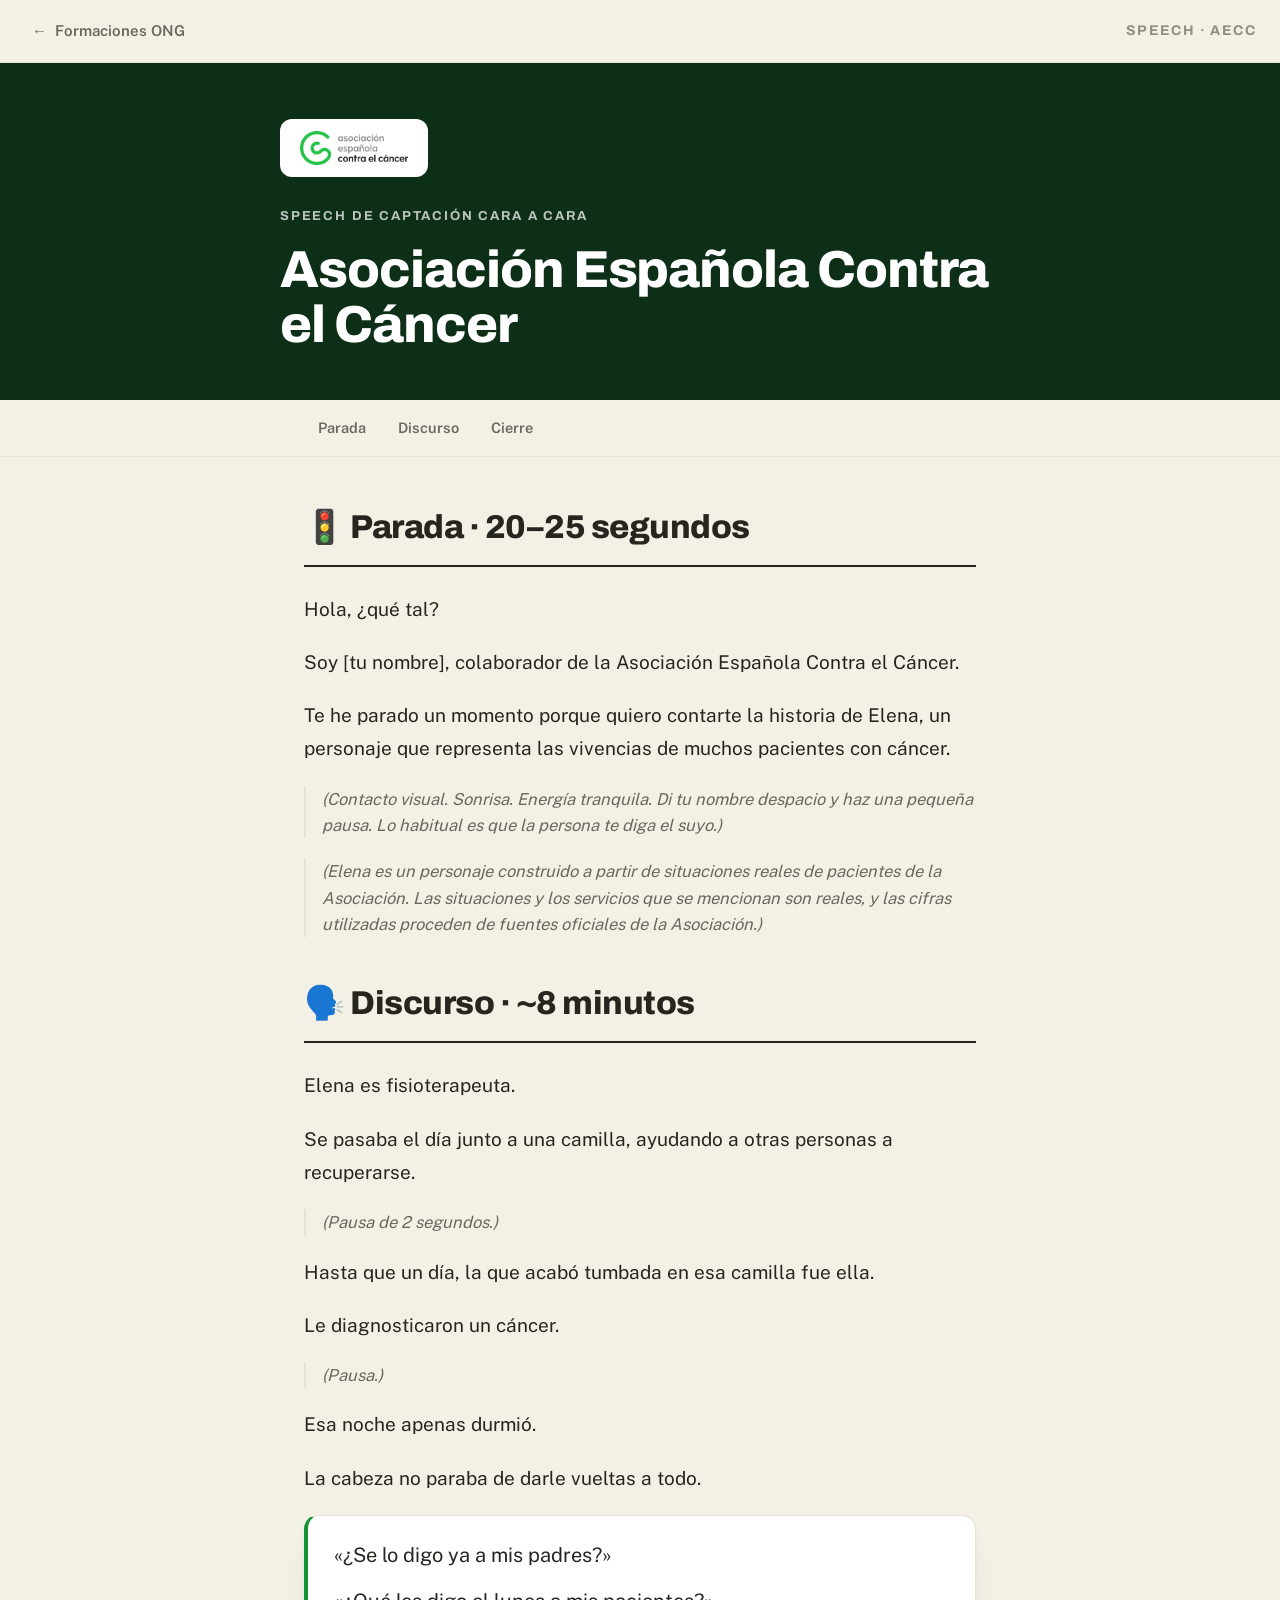
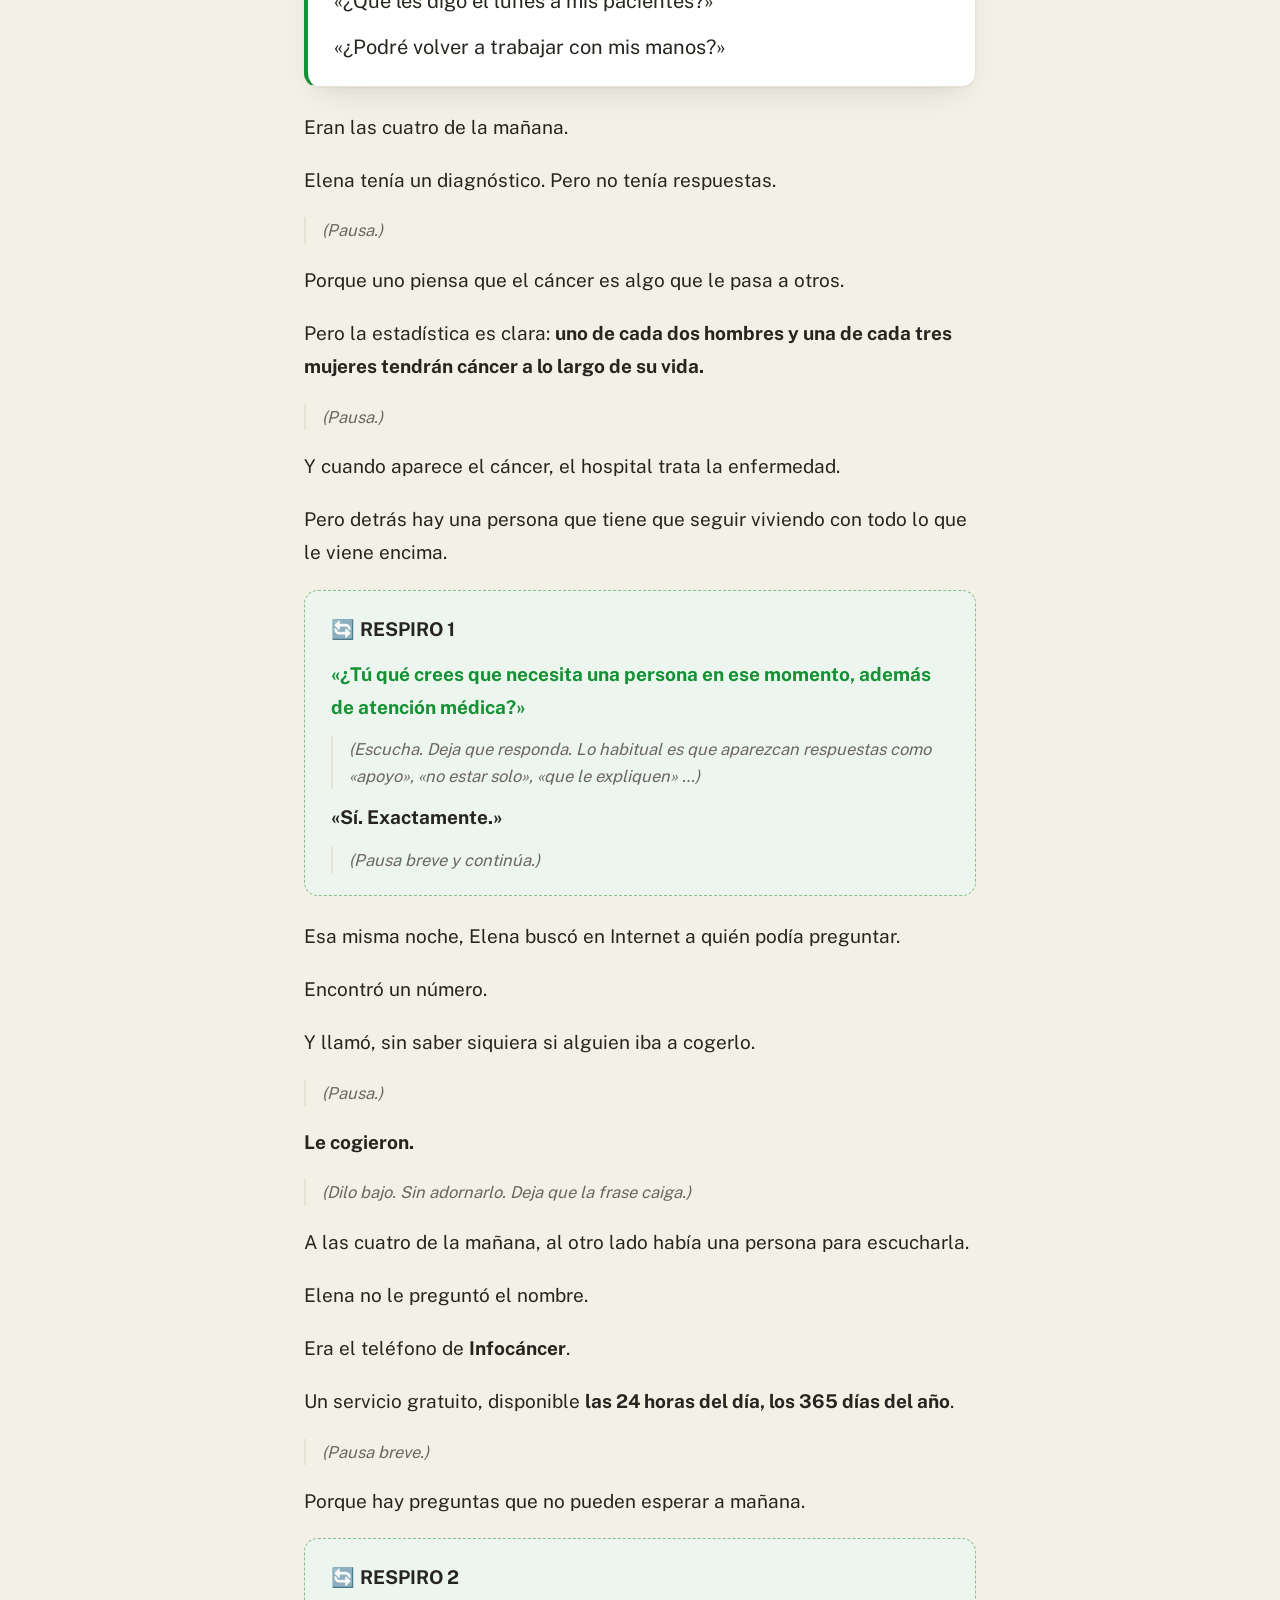
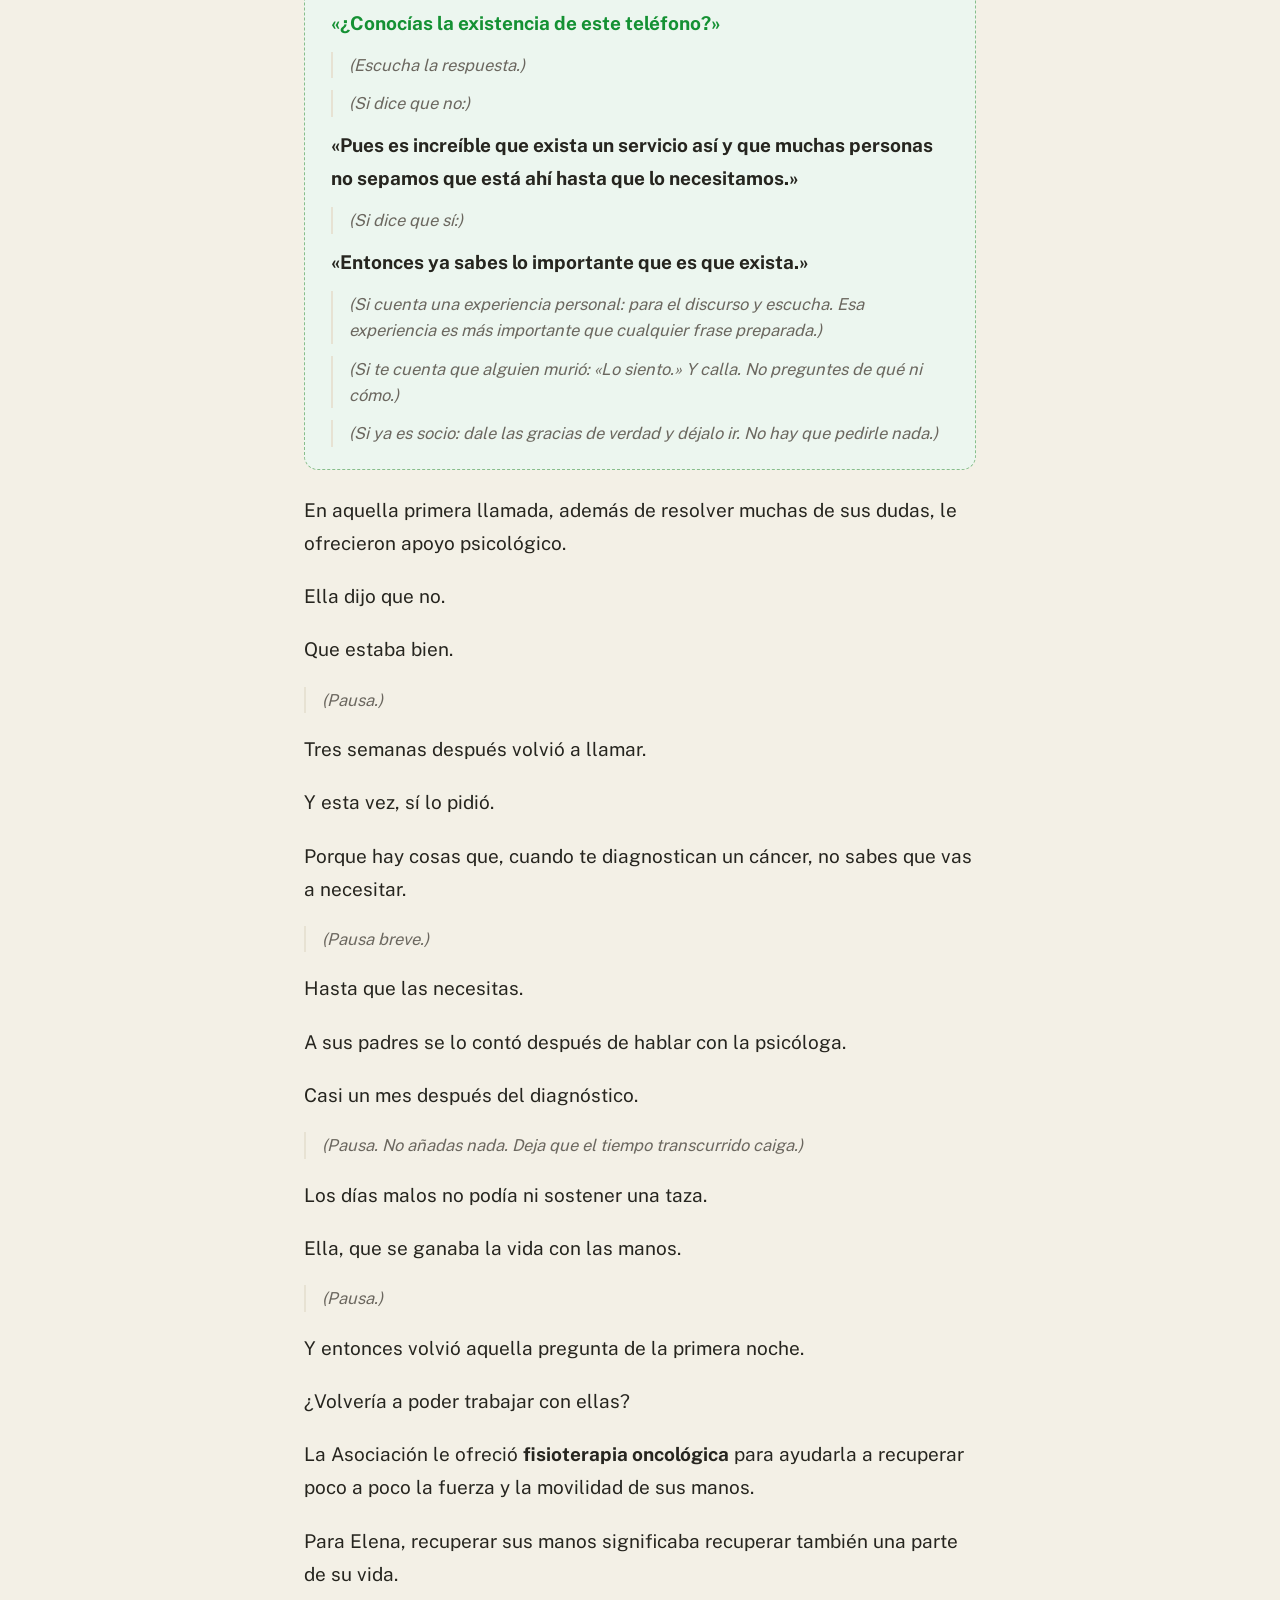
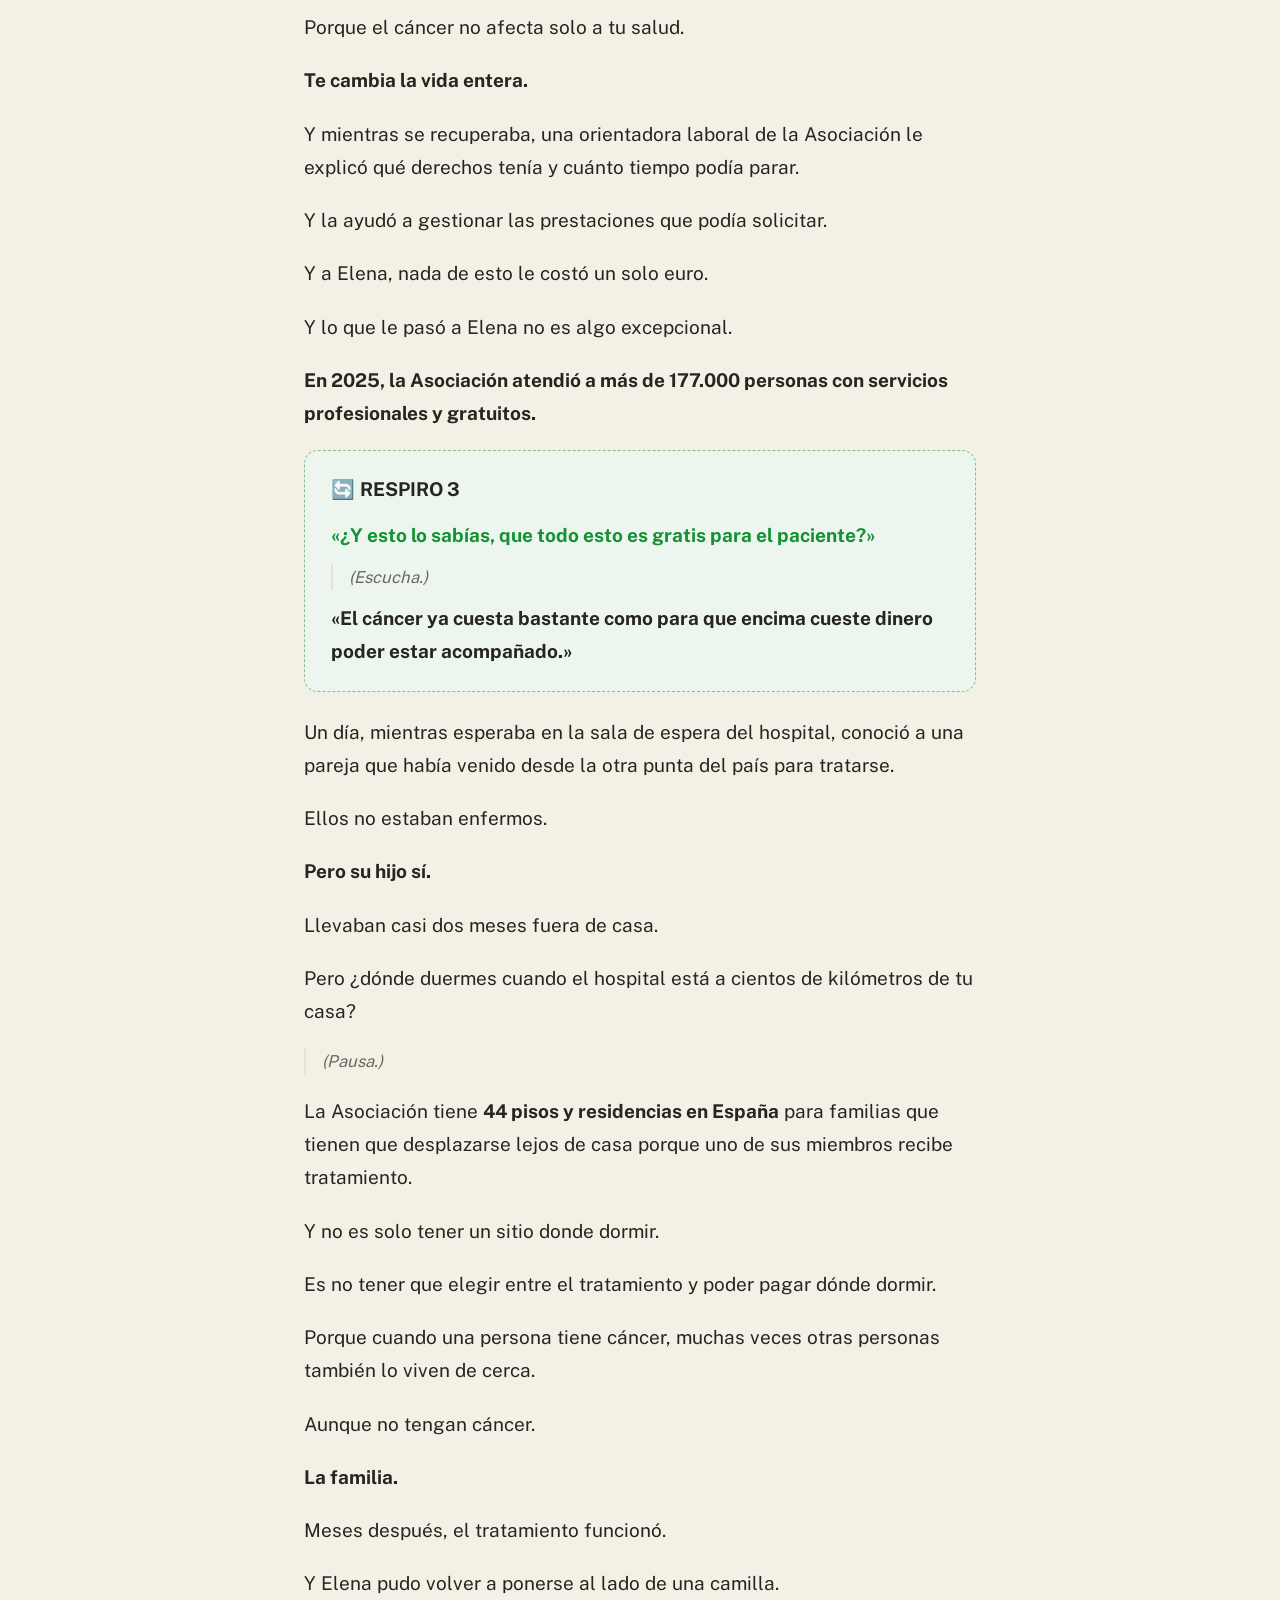
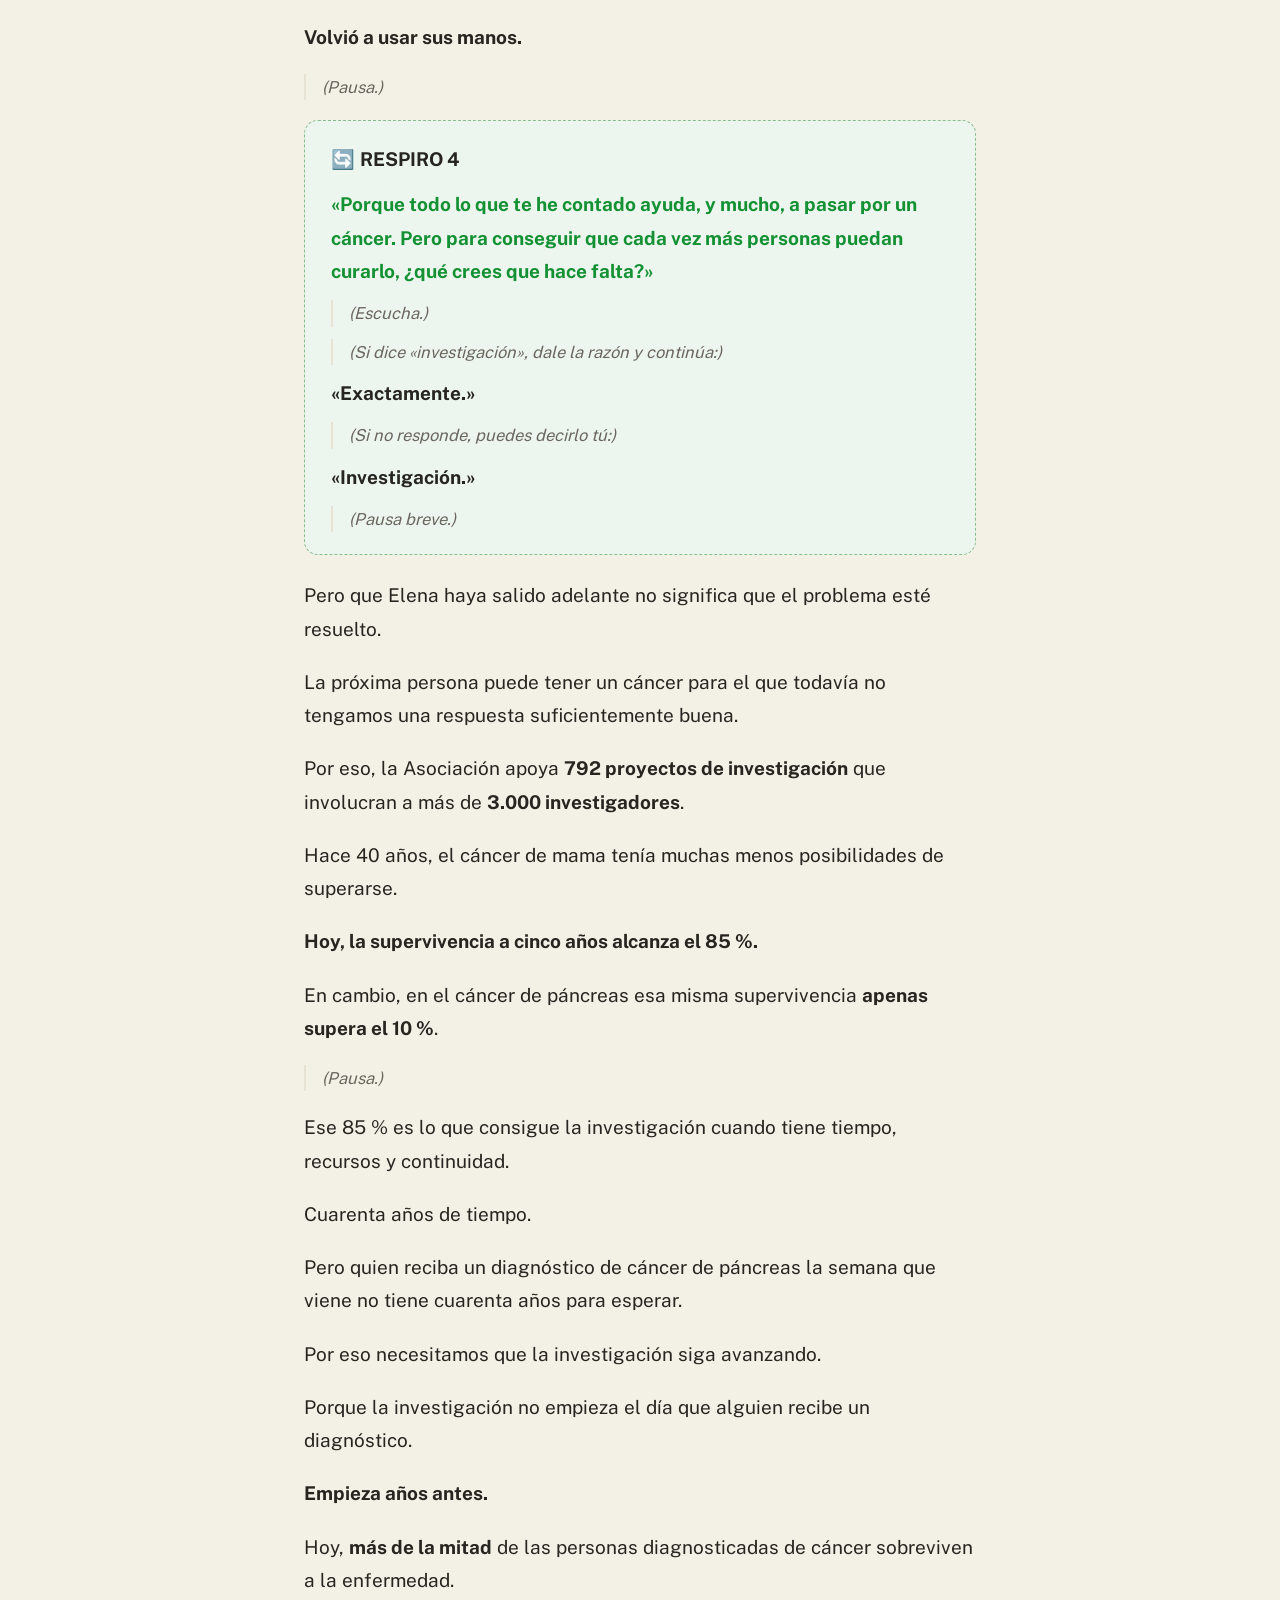
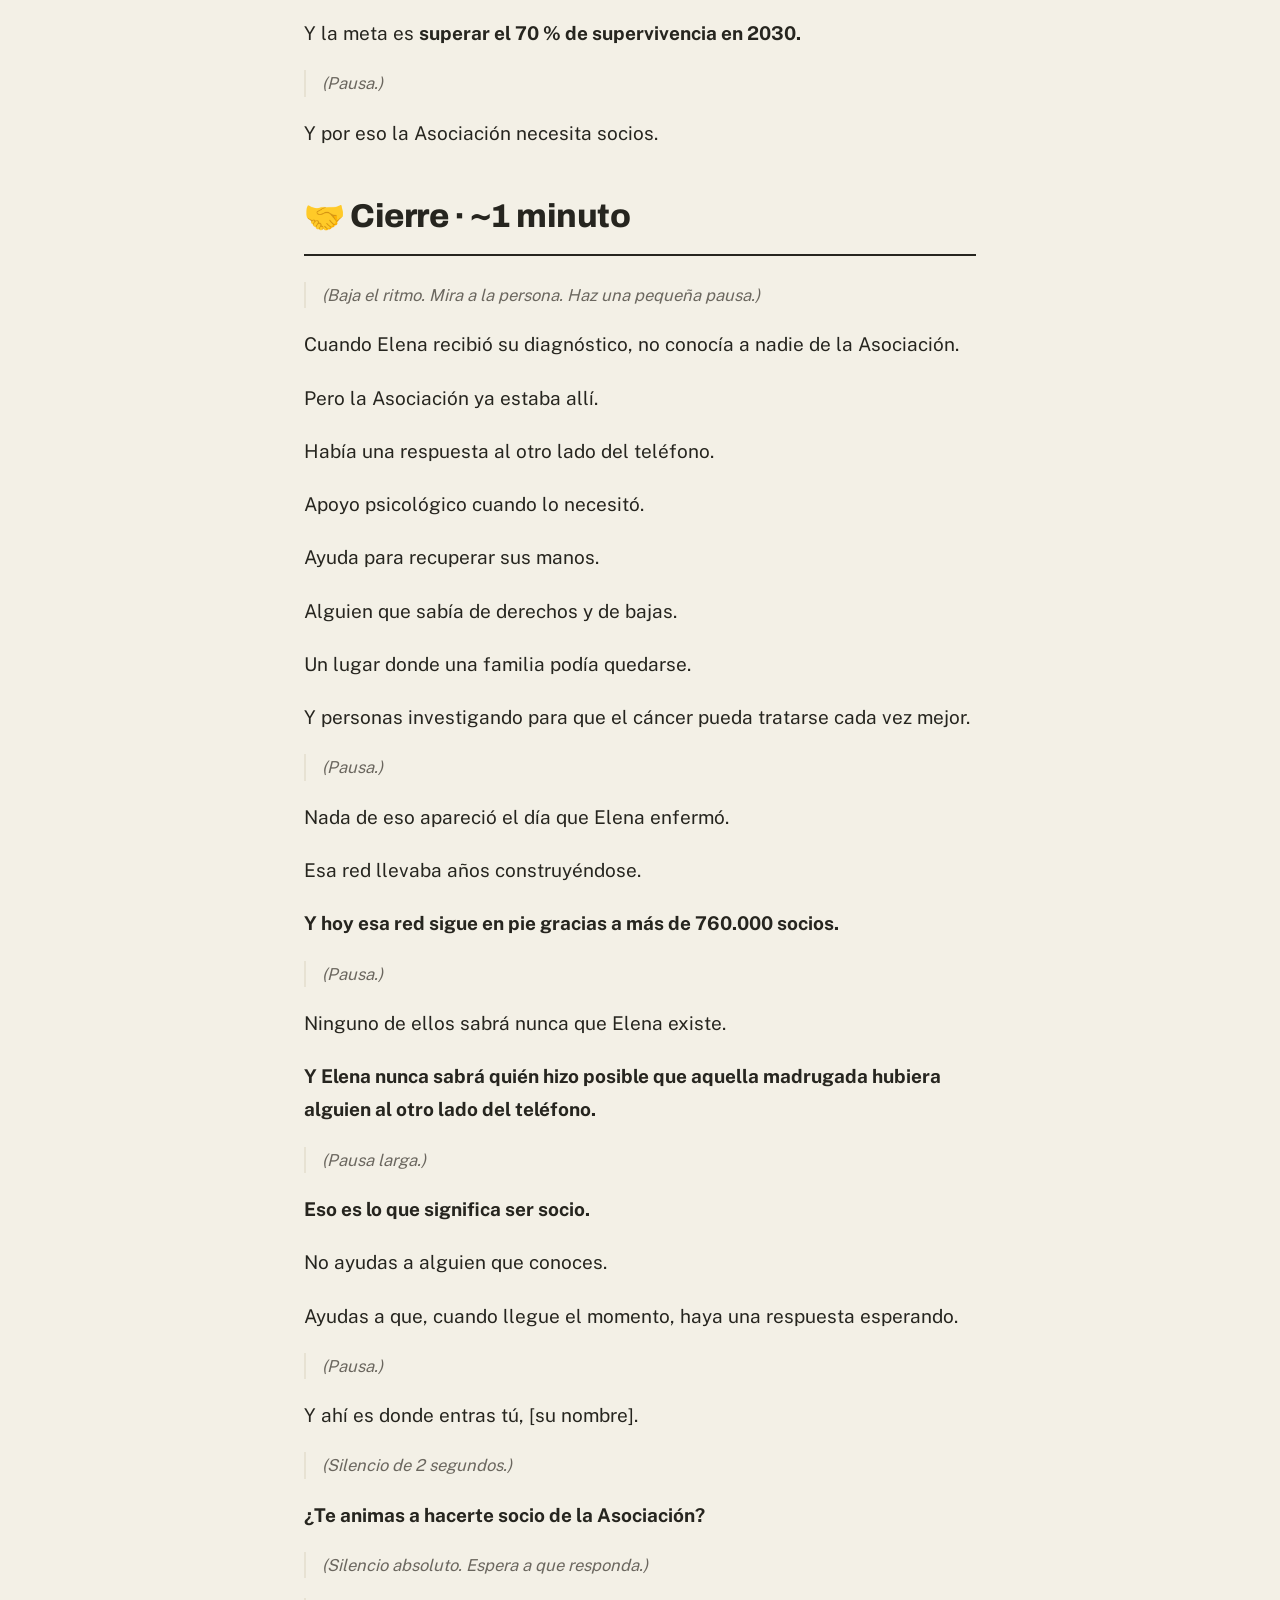
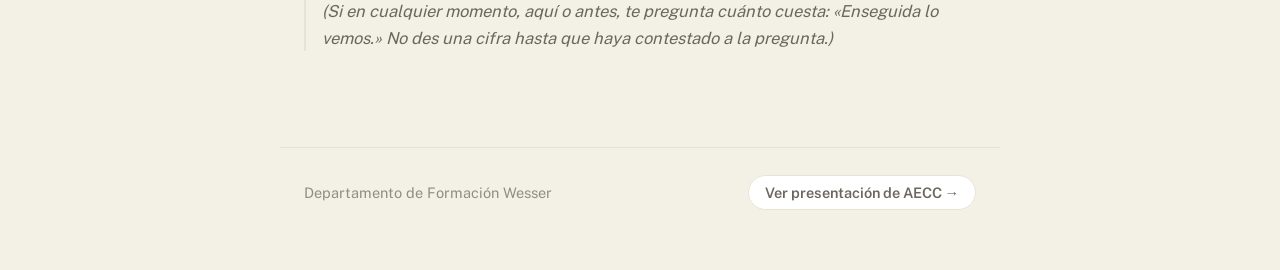
<file: speechs/speech_aecc.html>
<!DOCTYPE html>
<html lang="es">
<head>
<meta charset="utf-8">
<meta name="viewport" content="width=device-width, initial-scale=1">
<title>Speech AECC</title>
<meta name="robots" content="noindex, nofollow">
<link rel="icon" type="image/svg+xml" href="../assets/favicon.svg">
<link rel="stylesheet" href="../assets/speech.css">
</head>
<body style="--accent:#149133;--band:#0d2f18;">

<div class="topbar">
  <a class="volver" href="../index.html"><span aria-hidden="true">←</span> Formaciones ONG</a>
  <span class="marca">Speech · AECC</span>
</div>

<header class="hero">
  <div class="interior">
    <div class="logo"><img src="../assets/logos/aecc.png" alt="Asociación Española Contra el Cáncer"></div>
    <div class="kicker">Speech de captación cara a cara</div>
    <h1>Asociación Española Contra el Cáncer</h1>
    
  </div>
</header>

<nav class="secciones" aria-label="Secciones del speech">
  <ol><li><a href="#parada-20-25-segundos">Parada</a></li><li><a href="#discurso-8-minutos">Discurso</a></li><li><a href="#cierre-1-minuto">Cierre</a></li></ol>
</nav>

<main>
<section id="parada-20-25-segundos">
<h2>🚦 Parada · 20–25 segundos</h2>
<p>Hola, ¿qué tal?</p>
<p>Soy [tu nombre], colaborador de la Asociación Española Contra el Cáncer.</p>
<p>Te he parado un momento porque quiero contarte la historia de Elena, un personaje que representa las vivencias de muchos pacientes con cáncer.</p>
<p class="acotacion"><em>(Contacto visual. Sonrisa. Energía tranquila. Di tu nombre despacio y haz una pequeña pausa. Lo habitual es que la persona te diga el suyo.)</em></p>
<p class="acotacion"><em>(Elena es un personaje construido a partir de situaciones reales de pacientes de la Asociación. Las situaciones y los servicios que se mencionan son reales, y las cifras utilizadas proceden de fuentes oficiales de la Asociación.)</em></p>
</section>

<section id="discurso-8-minutos">
<h2>🗣️ Discurso · ~8 minutos</h2>
<p>Elena es fisioterapeuta.</p>
<p>Se pasaba el día junto a una camilla, ayudando a otras personas a recuperarse.</p>
<p class="acotacion"><em>(Pausa de 2 segundos.)</em></p>
<p>Hasta que un día, la que acabó tumbada en esa camilla fue ella.</p>
<p>Le diagnosticaron un cáncer.</p>
<p class="acotacion"><em>(Pausa.)</em></p>
<p>Esa noche apenas durmió.</p>
<p>La cabeza no paraba de darle vueltas a todo.</p>
<blockquote class="dicho"><p>«¿Se lo digo ya a mis padres?»</p>
<p>«¿Qué les digo el lunes a mis pacientes?»</p>
<p>«¿Podré volver a trabajar con mis manos?»</p></blockquote>
<p>Eran las cuatro de la mañana.</p>
<p>Elena tenía un diagnóstico. Pero no tenía respuestas.</p>
<p class="acotacion"><em>(Pausa.)</em></p>
<p>Porque uno piensa que el cáncer es algo que le pasa a otros.</p>
<p>Pero la estadística es clara: <strong>uno de cada dos hombres y una de cada tres mujeres tendrán cáncer a lo largo de su vida.</strong></p>
<p class="acotacion"><em>(Pausa.)</em></p>
<p>Y cuando aparece el cáncer, el hospital trata la enfermedad.</p>
<p>Pero detrás hay una persona que tiene que seguir viviendo con todo lo que le viene encima.</p>
<blockquote class="respiro"><p>🔄 <strong>RESPIRO 1</strong></p>
<p><strong>«¿Tú qué crees que necesita una persona en ese momento, además de atención médica?»</strong></p>
<p class="acotacion"><em>(Escucha. Deja que responda. Lo habitual es que aparezcan respuestas como «apoyo», «no estar solo», «que le expliquen» …)</em></p>
<p><strong>«Sí. Exactamente.»</strong></p>
<p class="acotacion"><em>(Pausa breve y continúa.)</em></p></blockquote>
<p>Esa misma noche, Elena buscó en Internet a quién podía preguntar.</p>
<p>Encontró un número.</p>
<p>Y llamó, sin saber siquiera si alguien iba a cogerlo.</p>
<p class="acotacion"><em>(Pausa.)</em></p>
<p><strong>Le cogieron.</strong></p>
<p class="acotacion"><em>(Dilo bajo. Sin adornarlo. Deja que la frase caiga.)</em></p>
<p>A las cuatro de la mañana, al otro lado había una persona para escucharla.</p>
<p>Elena no le preguntó el nombre.</p>
<p>Era el teléfono de <strong>Infocáncer</strong>.</p>
<p>Un servicio gratuito, disponible <strong>las 24 horas del día, los 365 días del año</strong>.</p>
<p class="acotacion"><em>(Pausa breve.)</em></p>
<p>Porque hay preguntas que no pueden esperar a mañana.</p>
<blockquote class="respiro"><p>🔄 <strong>RESPIRO 2</strong></p>
<p><strong>«¿Conocías la existencia de este teléfono?»</strong></p>
<p class="acotacion"><em>(Escucha la respuesta.)</em></p>
<p class="acotacion"><em>(Si dice que no:)</em></p>
<p><strong>«Pues es increíble que exista un servicio así y que muchas personas no sepamos que está ahí hasta que lo necesitamos.»</strong></p>
<p class="acotacion"><em>(Si dice que sí:)</em></p>
<p><strong>«Entonces ya sabes lo importante que es que exista.»</strong></p>
<p class="acotacion"><em>(Si cuenta una experiencia personal: para el discurso y escucha. Esa experiencia es más importante que cualquier frase preparada.)</em></p>
<p class="acotacion"><em>(Si te cuenta que alguien murió: «Lo siento.» Y calla. No preguntes de qué ni cómo.)</em></p>
<p class="acotacion"><em>(Si ya es socio: dale las gracias de verdad y déjalo ir. No hay que pedirle nada.)</em></p></blockquote>
<p>En aquella primera llamada, además de resolver muchas de sus dudas, le ofrecieron apoyo psicológico.</p>
<p>Ella dijo que no.</p>
<p>Que estaba bien.</p>
<p class="acotacion"><em>(Pausa.)</em></p>
<p>Tres semanas después volvió a llamar.</p>
<p>Y esta vez, sí lo pidió.</p>
<p>Porque hay cosas que, cuando te diagnostican un cáncer, no sabes que vas a necesitar.</p>
<p class="acotacion"><em>(Pausa breve.)</em></p>
<p>Hasta que las necesitas.</p>
<p>A sus padres se lo contó después de hablar con la psicóloga.</p>
<p>Casi un mes después del diagnóstico.</p>
<p class="acotacion"><em>(Pausa. No añadas nada. Deja que el tiempo transcurrido caiga.)</em></p>
<p>Los días malos no podía ni sostener una taza.</p>
<p>Ella, que se ganaba la vida con las manos.</p>
<p class="acotacion"><em>(Pausa.)</em></p>
<p>Y entonces volvió aquella pregunta de la primera noche.</p>
<p>¿Volvería a poder trabajar con ellas?</p>
<p>La Asociación le ofreció <strong>fisioterapia oncológica</strong> para ayudarla a recuperar poco a poco la fuerza y la movilidad de sus manos.</p>
<p>Para Elena, recuperar sus manos significaba recuperar también una parte de su vida.</p>
<p>Porque el cáncer no afecta solo a tu salud.</p>
<p><strong>Te cambia la vida entera.</strong></p>
<p>Y mientras se recuperaba, una orientadora laboral de la Asociación le explicó qué derechos tenía y cuánto tiempo podía parar.</p>
<p>Y la ayudó a gestionar las prestaciones que podía solicitar.</p>
<p>Y a Elena, nada de esto le costó un solo euro.</p>
<p>Y lo que le pasó a Elena no es algo excepcional.</p>
<p><strong>En 2025, la Asociación atendió a más de 177.000 personas con servicios profesionales y gratuitos.</strong></p>
<blockquote class="respiro"><p>🔄 <strong>RESPIRO 3</strong></p>
<p><strong>«¿Y esto lo sabías, que todo esto es gratis para el paciente?»</strong></p>
<p class="acotacion"><em>(Escucha.)</em></p>
<p><strong>«El cáncer ya cuesta bastante como para que encima cueste dinero poder estar acompañado.»</strong></p></blockquote>
<p>Un día, mientras esperaba en la sala de espera del hospital, conoció a una pareja que había venido desde la otra punta del país para tratarse.</p>
<p>Ellos no estaban enfermos.</p>
<p><strong>Pero su hijo sí.</strong></p>
<p>Llevaban casi dos meses fuera de casa.</p>
<p>Pero ¿dónde duermes cuando el hospital está a cientos de kilómetros de tu casa?</p>
<p class="acotacion"><em>(Pausa.)</em></p>
<p>La Asociación tiene <strong>44 pisos y residencias en España</strong> para familias que tienen que desplazarse lejos de casa porque uno de sus miembros recibe tratamiento.</p>
<p>Y no es solo tener un sitio donde dormir.</p>
<p>Es no tener que elegir entre el tratamiento y poder pagar dónde dormir.</p>
<p>Porque cuando una persona tiene cáncer, muchas veces otras personas también lo viven de cerca.</p>
<p>Aunque no tengan cáncer.</p>
<p><strong>La familia.</strong></p>
<p>Meses después, el tratamiento funcionó.</p>
<p>Y Elena pudo volver a ponerse al lado de una camilla.</p>
<p><strong>Volvió a usar sus manos.</strong></p>
<p class="acotacion"><em>(Pausa.)</em></p>
<blockquote class="respiro"><p>🔄 <strong>RESPIRO 4</strong></p>
<p><strong>«Porque todo lo que te he contado ayuda, y mucho, a pasar por un cáncer. Pero para conseguir que cada vez más personas puedan curarlo, ¿qué crees que hace falta?»</strong></p>
<p class="acotacion"><em>(Escucha.)</em></p>
<p class="acotacion"><em>(Si dice «investigación», dale la razón y continúa:)</em></p>
<p><strong>«Exactamente.»</strong></p>
<p class="acotacion"><em>(Si no responde, puedes decirlo tú:)</em></p>
<p><strong>«Investigación.»</strong></p>
<p class="acotacion"><em>(Pausa breve.)</em></p></blockquote>
<p>Pero que Elena haya salido adelante no significa que el problema esté resuelto.</p>
<p>La próxima persona puede tener un cáncer para el que todavía no tengamos una respuesta suficientemente buena.</p>
<p>Por eso, la Asociación apoya <strong>792 proyectos de investigación</strong> que involucran a más de <strong>3.000 investigadores</strong>.</p>
<p>Hace 40 años, el cáncer de mama tenía muchas menos posibilidades de superarse.</p>
<p><strong>Hoy, la supervivencia a cinco años alcanza el 85 %.</strong></p>
<p>En cambio, en el cáncer de páncreas esa misma supervivencia <strong>apenas supera el 10 %</strong>.</p>
<p class="acotacion"><em>(Pausa.)</em></p>
<p>Ese 85 % es lo que consigue la investigación cuando tiene tiempo, recursos y continuidad.</p>
<p>Cuarenta años de tiempo.</p>
<p>Pero quien reciba un diagnóstico de cáncer de páncreas la semana que viene no tiene cuarenta años para esperar.</p>
<p>Por eso necesitamos que la investigación siga avanzando.</p>
<p>Porque la investigación no empieza el día que alguien recibe un diagnóstico.</p>
<p><strong>Empieza años antes.</strong></p>
<p>Hoy, <strong>más de la mitad</strong> de las personas diagnosticadas de cáncer sobreviven a la enfermedad.</p>
<p>Y la meta es <strong>superar el 70 % de supervivencia en 2030.</strong></p>
<p class="acotacion"><em>(Pausa.)</em></p>
<p>Y por eso la Asociación necesita socios.</p>
</section>

<section id="cierre-1-minuto">
<h2>🤝 Cierre · ~1 minuto</h2>
<p class="acotacion"><em>(Baja el ritmo. Mira a la persona. Haz una pequeña pausa.)</em></p>
<p>Cuando Elena recibió su diagnóstico, no conocía a nadie de la Asociación.</p>
<p>Pero la Asociación ya estaba allí.</p>
<p>Había una respuesta al otro lado del teléfono.</p>
<p>Apoyo psicológico cuando lo necesitó.</p>
<p>Ayuda para recuperar sus manos.</p>
<p>Alguien que sabía de derechos y de bajas.</p>
<p>Un lugar donde una familia podía quedarse.</p>
<p>Y personas investigando para que el cáncer pueda tratarse cada vez mejor.</p>
<p class="acotacion"><em>(Pausa.)</em></p>
<p>Nada de eso apareció el día que Elena enfermó.</p>
<p>Esa red llevaba años construyéndose.</p>
<p><strong>Y hoy esa red sigue en pie gracias a más de 760.000 socios.</strong></p>
<p class="acotacion"><em>(Pausa.)</em></p>
<p>Ninguno de ellos sabrá nunca que Elena existe.</p>
<p><strong>Y Elena nunca sabrá quién hizo posible que aquella madrugada hubiera alguien al otro lado del teléfono.</strong></p>
<p class="acotacion"><em>(Pausa larga.)</em></p>
<p><strong>Eso es lo que significa ser socio.</strong></p>
<p>No ayudas a alguien que conoces.</p>
<p>Ayudas a que, cuando llegue el momento, haya una respuesta esperando.</p>
<p class="acotacion"><em>(Pausa.)</em></p>
<p>Y ahí es donde entras tú, [su nombre].</p>
<p class="acotacion"><em>(Silencio de 2 segundos.)</em></p>
<p><strong>¿Te animas a hacerte socio de la Asociación?</strong></p>
<p class="acotacion"><em>(Silencio absoluto. Espera a que responda.)</em></p>
<p class="acotacion"><em>(Si en cualquier momento, aquí o antes, te pregunta cuánto cuesta: «Enseguida lo vemos.» No des una cifra hasta que haya contestado a la pregunta.)</em></p>
</section>
</main>

<footer class="pie">
  <span>Departamento de Formación Wesser</span>
  <span>
    <a href="../bundled/Formaci%C3%B3n%20AECC.html">Ver presentación de AECC →</a>
  </span>
</footer>

<script>
// Resalta en el navegador la seccion visible.
(function () {
  var enlaces = [].slice.call(document.querySelectorAll('.secciones a'));
  var secciones = enlaces.map(function (a) { return document.getElementById(a.hash.slice(1)); });
  if (!('IntersectionObserver' in window) || !secciones.length) return;

  var visibles = new Set();
  var obs = new IntersectionObserver(function (entradas) {
    entradas.forEach(function (e) {
      if (e.isIntersecting) visibles.add(e.target); else visibles.delete(e.target);
    });
    var activa = secciones.find(function (s) { return visibles.has(s); });
    enlaces.forEach(function (a, n) { a.classList.toggle('activa', secciones[n] === activa); });
  }, { rootMargin: '-135px 0px -65% 0px' });

  secciones.forEach(function (s) { if (s) obs.observe(s); });
})();
</script>

</body>
</html>
</file>
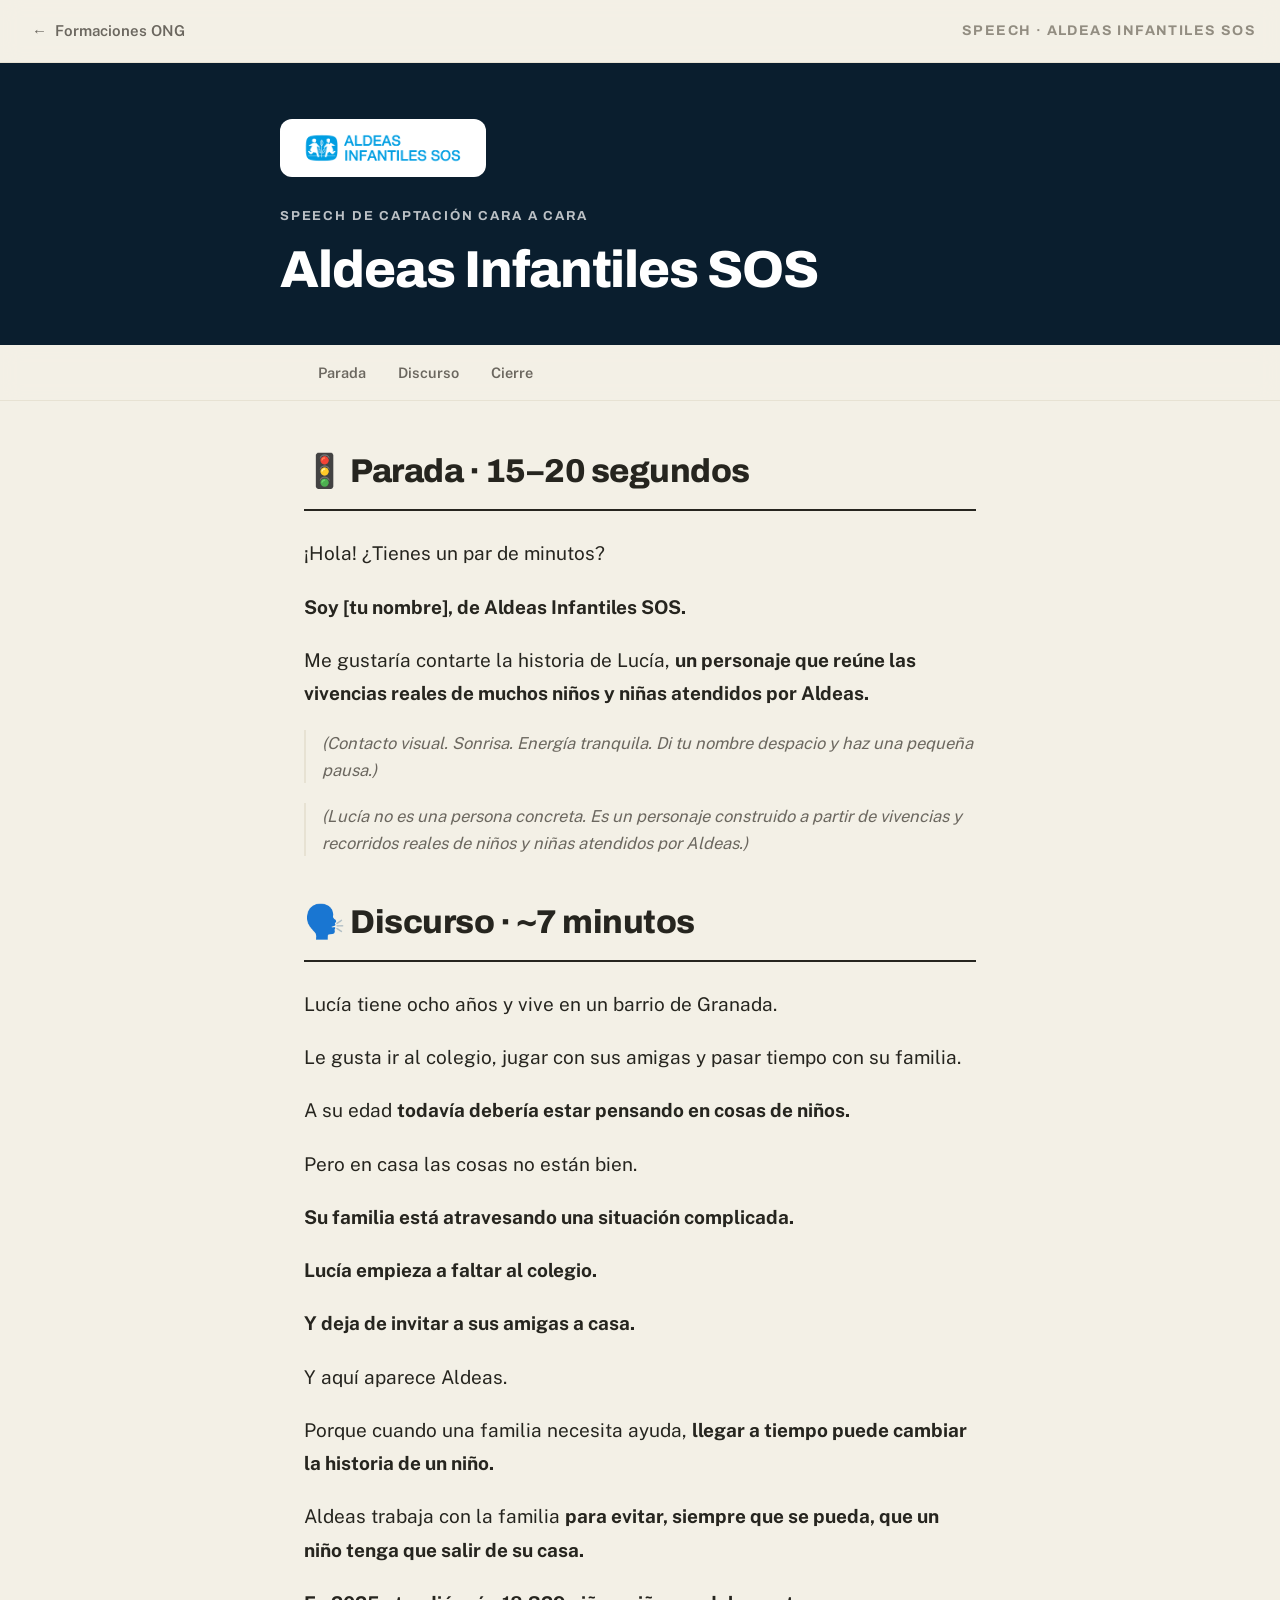
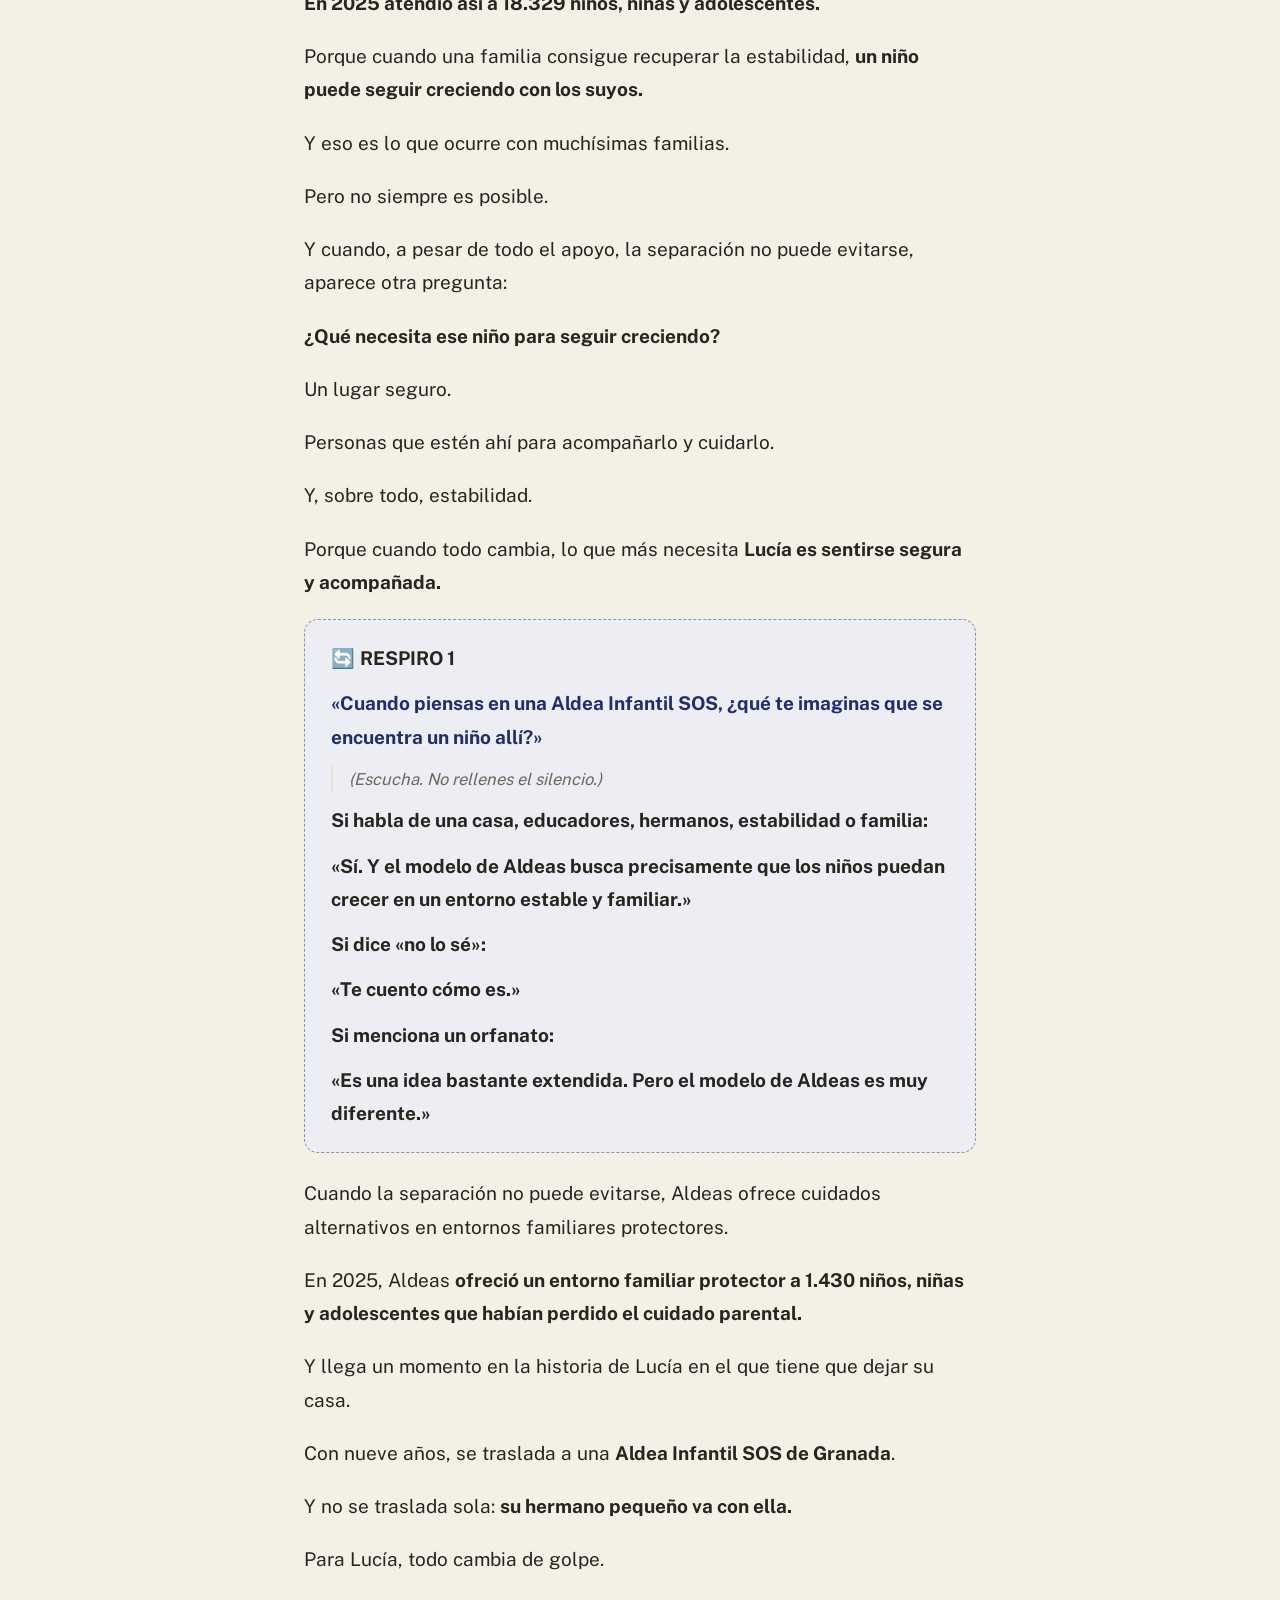
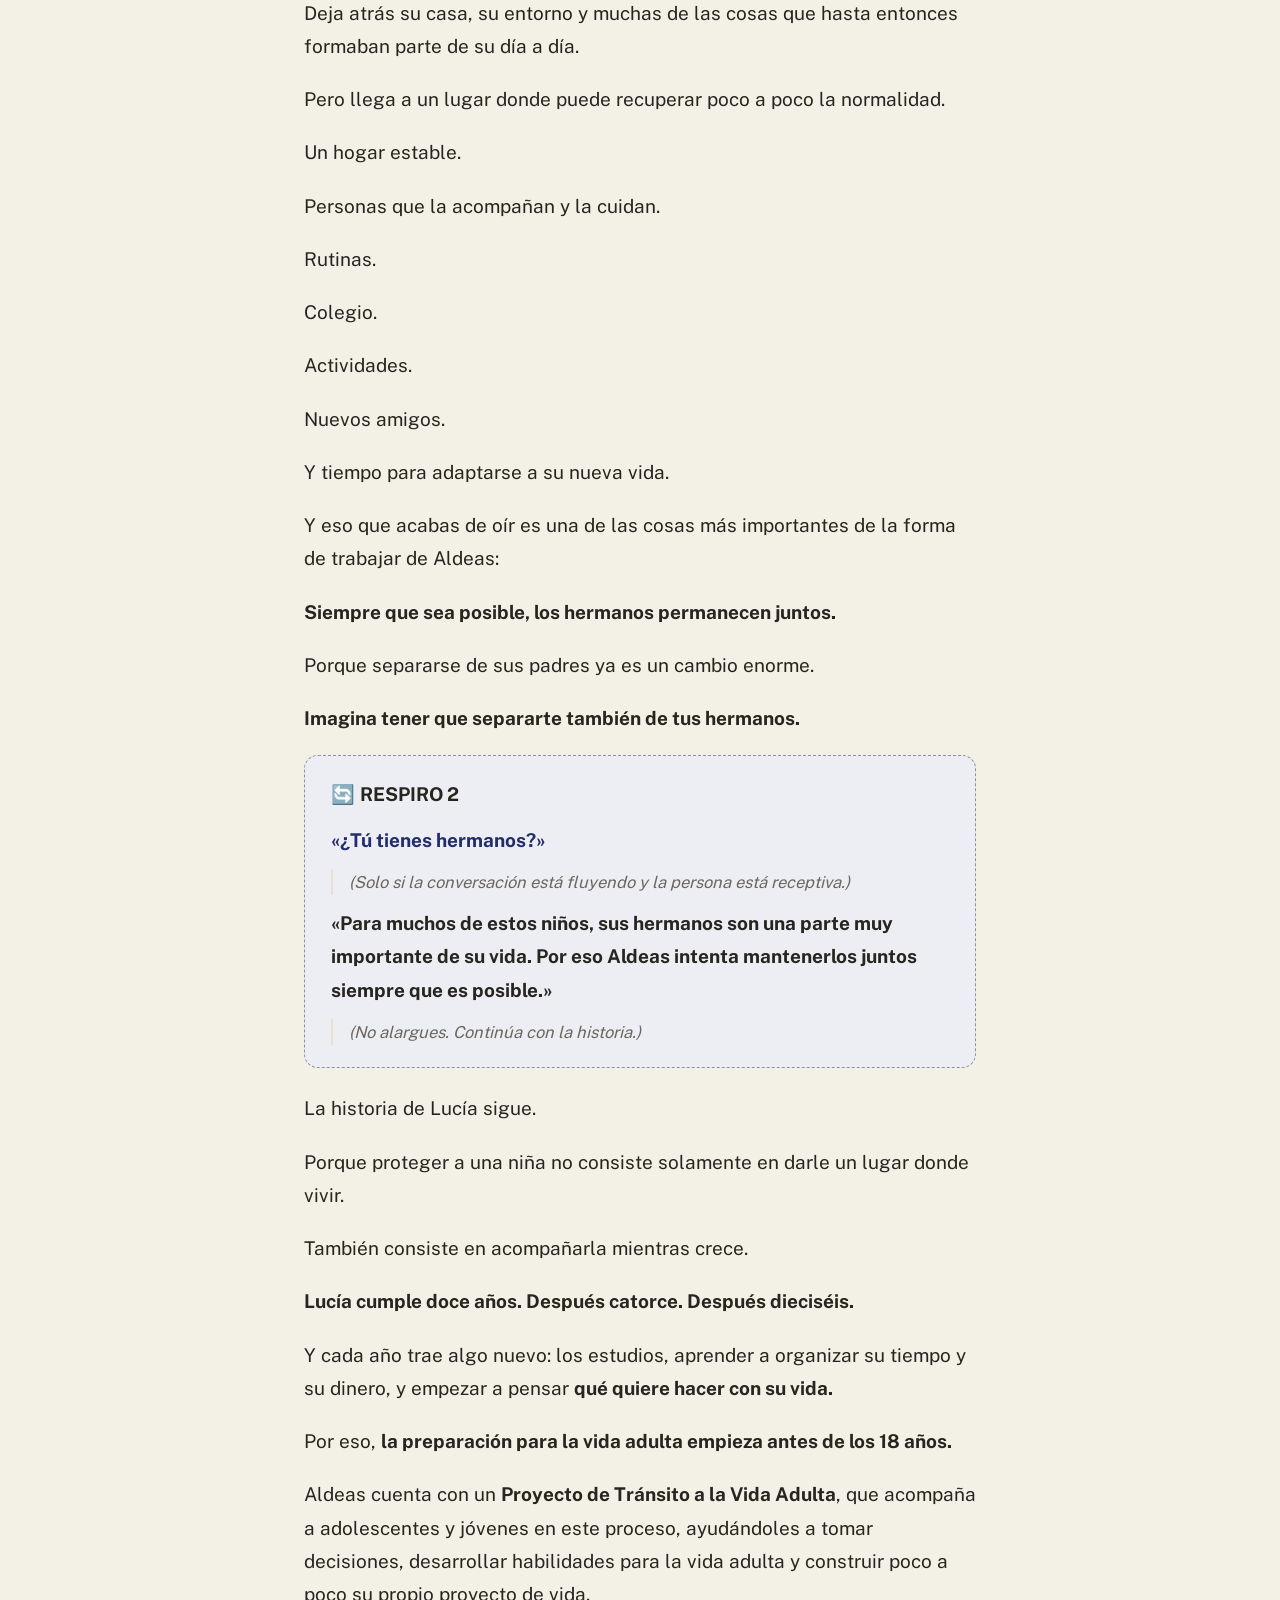
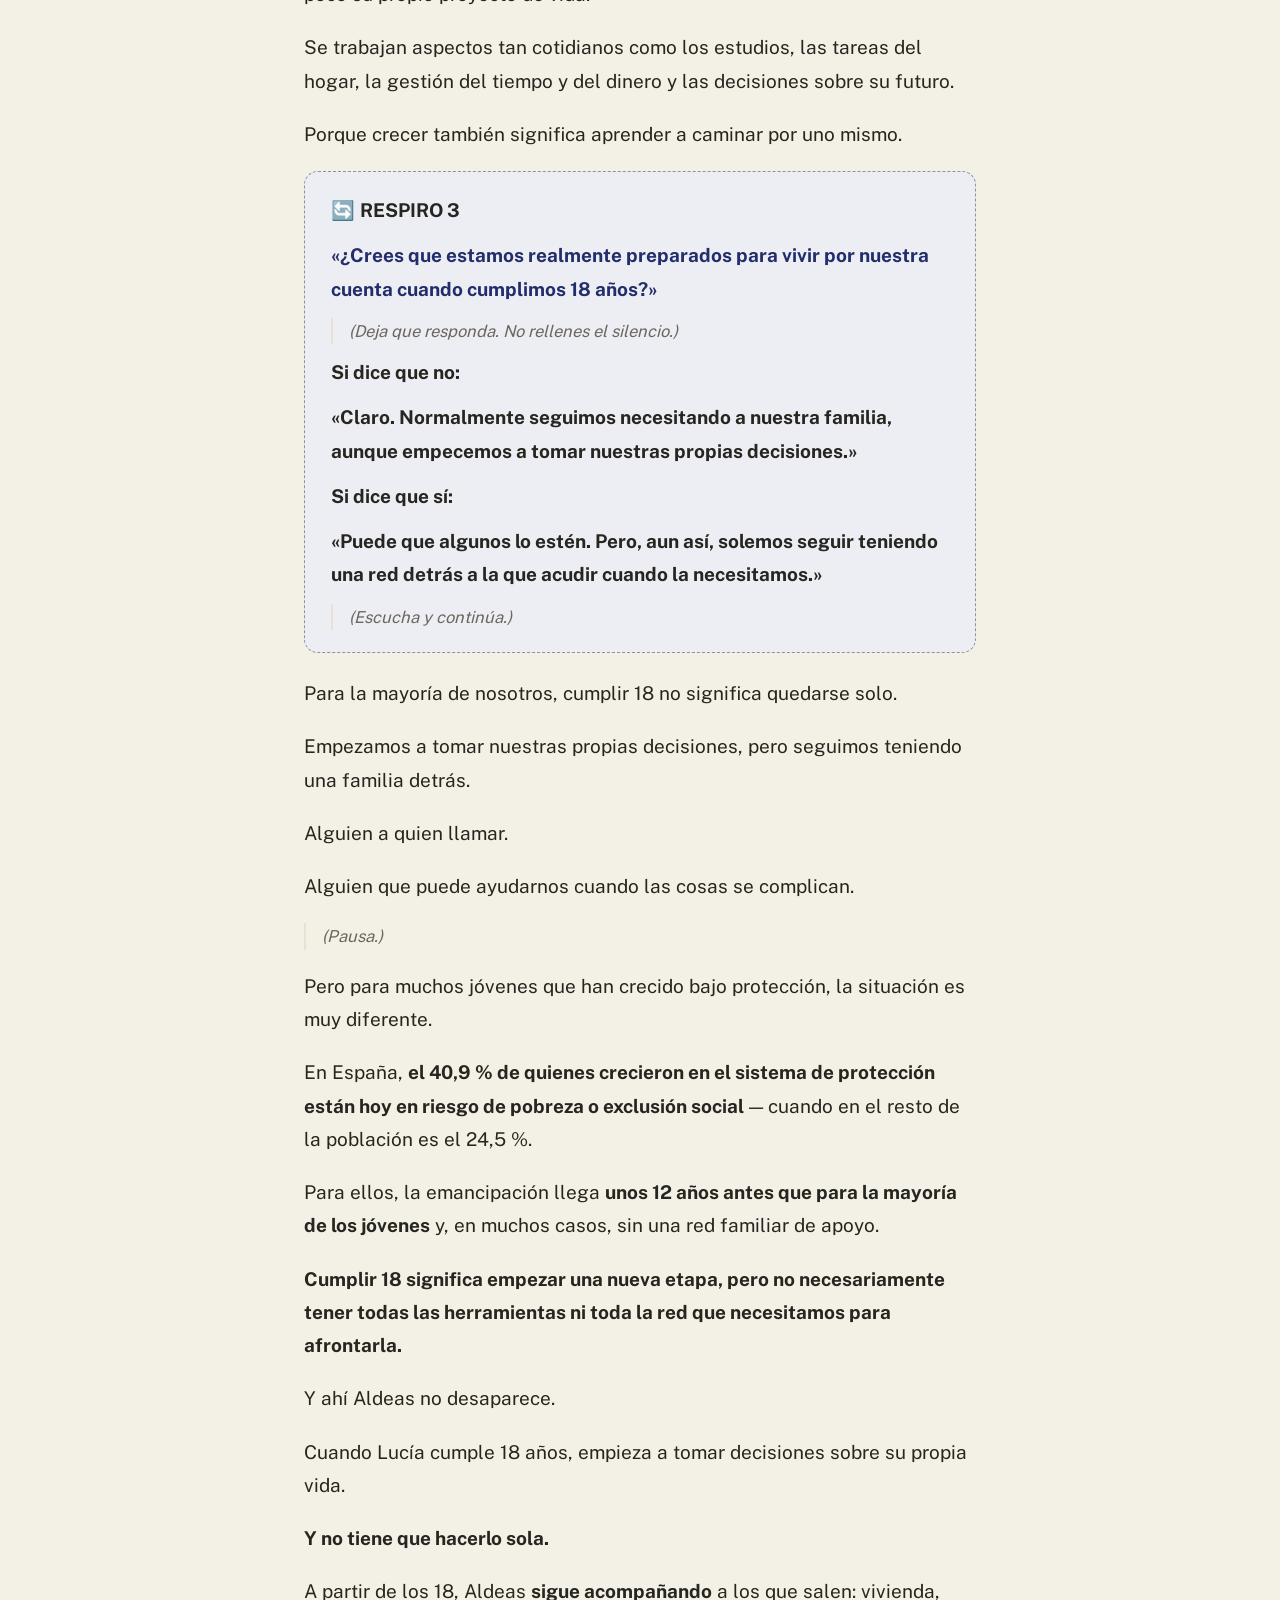
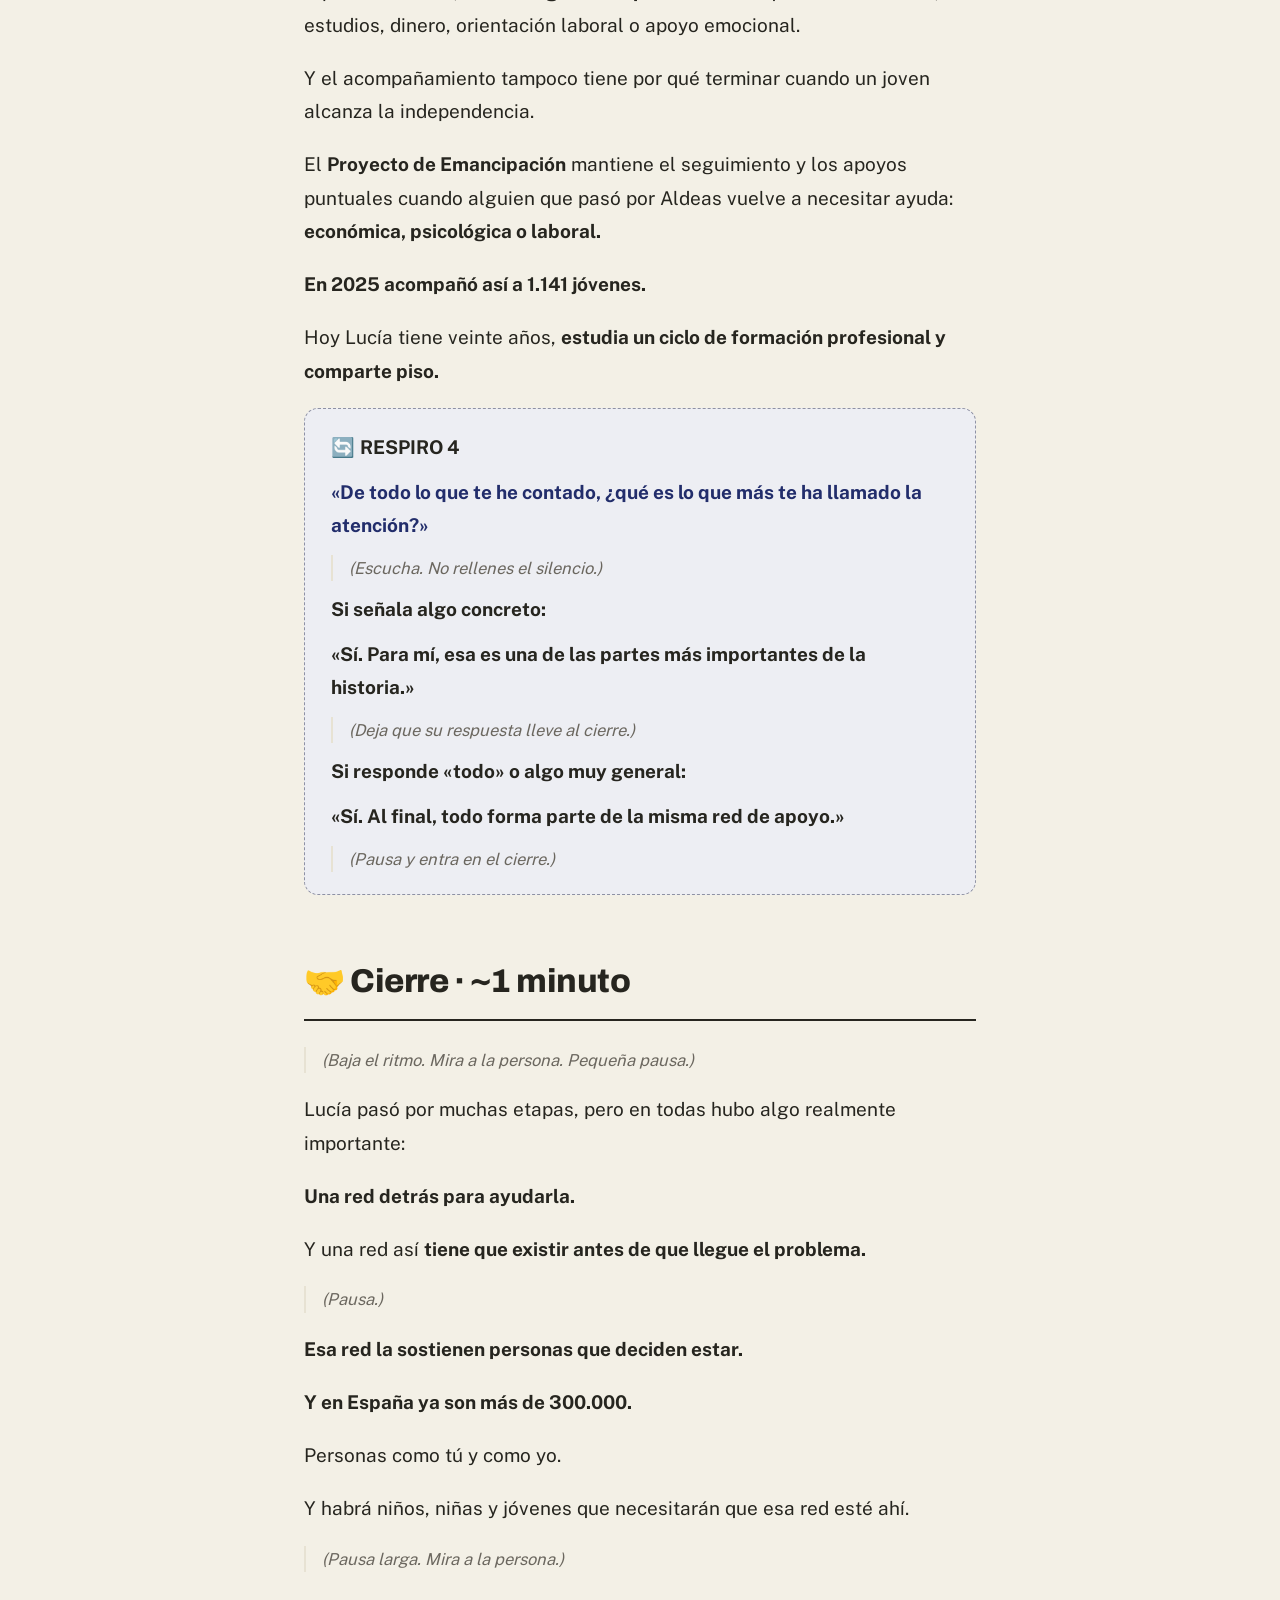
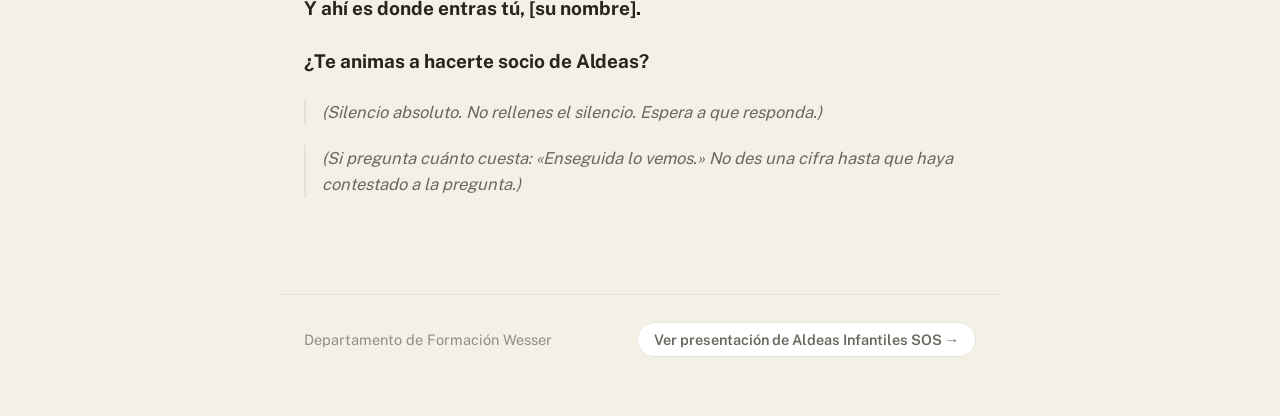
<file: speechs/speech_aldeas.html>
<!DOCTYPE html>
<html lang="es">
<head>
<meta charset="utf-8">
<meta name="viewport" content="width=device-width, initial-scale=1">
<title>Speech Aldeas Infantiles SOS</title>
<meta name="robots" content="noindex, nofollow">
<link rel="icon" type="image/svg+xml" href="../assets/favicon.svg">
<link rel="stylesheet" href="../assets/speech.css">
</head>
<body style="--accent:#222D6B;--band:#0a1e2e;">

<div class="topbar">
  <a class="volver" href="../index.html"><span aria-hidden="true">←</span> Formaciones ONG</a>
  <span class="marca">Speech · Aldeas Infantiles SOS</span>
</div>

<header class="hero">
  <div class="interior">
    <div class="logo"><img src="../assets/logos/aldeas.png" alt="Aldeas Infantiles SOS"></div>
    <div class="kicker">Speech de captación cara a cara</div>
    <h1>Aldeas Infantiles SOS</h1>
    
  </div>
</header>

<nav class="secciones" aria-label="Secciones del speech">
  <ol><li><a href="#parada-15-20-segundos">Parada</a></li><li><a href="#discurso-7-minutos">Discurso</a></li><li><a href="#cierre-1-minuto">Cierre</a></li></ol>
</nav>

<main>
<section id="parada-15-20-segundos">
<h2>🚦 Parada · 15–20 segundos</h2>
<p>¡Hola! ¿Tienes un par de minutos?</p>
<p><strong>Soy [tu nombre], de Aldeas Infantiles SOS.</strong></p>
<p>Me gustaría contarte la historia de Lucía, <strong>un personaje que reúne las vivencias reales de muchos niños y niñas atendidos por Aldeas.</strong></p>
<p class="acotacion"><em>(Contacto visual. Sonrisa. Energía tranquila. Di tu nombre despacio y haz una pequeña pausa.)</em></p>
<p class="acotacion"><em>(Lucía no es una persona concreta. Es un personaje construido a partir de vivencias y recorridos reales de niños y niñas atendidos por Aldeas.)</em></p>
</section>

<section id="discurso-7-minutos">
<h2>🗣️ Discurso · ~7 minutos</h2>
<p>Lucía tiene ocho años y vive en un barrio de Granada.</p>
<p>Le gusta ir al colegio, jugar con sus amigas y pasar tiempo con su familia.</p>
<p>A su edad <strong>todavía debería estar pensando en cosas de niños.</strong></p>
<p>Pero en casa las cosas no están bien.</p>
<p><strong>Su familia está atravesando una situación complicada.</strong></p>
<p><strong>Lucía empieza a faltar al colegio.</strong></p>
<p><strong>Y deja de invitar a sus amigas a casa.</strong></p>
<p>Y aquí aparece Aldeas.</p>
<p>Porque cuando una familia necesita ayuda, <strong>llegar a tiempo puede cambiar la historia de un niño.</strong></p>
<p>Aldeas trabaja con la familia <strong>para evitar, siempre que se pueda, que un niño tenga que salir de su casa.</strong></p>
<p><strong>En 2025 atendió así a 18.329 niños, niñas y adolescentes.</strong></p>
<p>Porque cuando una familia consigue recuperar la estabilidad, <strong>un niño puede seguir creciendo con los suyos.</strong></p>
<p>Y eso es lo que ocurre con muchísimas familias.</p>
<p>Pero no siempre es posible.</p>
<p>Y cuando, a pesar de todo el apoyo, la separación no puede evitarse, aparece otra pregunta:</p>
<p><strong>¿Qué necesita ese niño para seguir creciendo?</strong></p>
<p>Un lugar seguro.</p>
<p>Personas que estén ahí para acompañarlo y cuidarlo.</p>
<p>Y, sobre todo, estabilidad.</p>
<p>Porque cuando todo cambia, lo que más necesita <strong>Lucía es sentirse segura y acompañada.</strong></p>
<blockquote class="respiro"><p>🔄 <strong>RESPIRO 1</strong></p>
<p><strong>«Cuando piensas en una Aldea Infantil SOS, ¿qué te imaginas que se encuentra un niño allí?»</strong></p>
<p class="acotacion"><em>(Escucha. No rellenes el silencio.)</em></p>
<p><strong>Si habla de una casa, educadores, hermanos, estabilidad o familia:</strong></p>
<p><strong>«Sí. Y el modelo de Aldeas busca precisamente que los niños puedan crecer en un entorno estable y familiar.»</strong></p>
<p><strong>Si dice «no lo sé»:</strong></p>
<p><strong>«Te cuento cómo es.»</strong></p>
<p><strong>Si menciona un orfanato:</strong></p>
<p><strong>«Es una idea bastante extendida. Pero el modelo de Aldeas es muy diferente.»</strong></p></blockquote>
<p>Cuando la separación no puede evitarse, Aldeas ofrece cuidados alternativos en entornos familiares protectores.</p>
<p>En 2025, Aldeas <strong>ofreció un entorno familiar protector a 1.430 niños, niñas y adolescentes que habían perdido el cuidado parental.</strong></p>
<p>Y llega un momento en la historia de Lucía en el que tiene que dejar su casa.</p>
<p>Con nueve años, se traslada a una <strong>Aldea Infantil SOS de Granada</strong>.</p>
<p>Y no se traslada sola: <strong>su hermano pequeño va con ella.</strong></p>
<p>Para Lucía, todo cambia de golpe.</p>
<p>Deja atrás su casa, su entorno y muchas de las cosas que hasta entonces formaban parte de su día a día.</p>
<p>Pero llega a un lugar donde puede recuperar poco a poco la normalidad.</p>
<p>Un hogar estable.</p>
<p>Personas que la acompañan y la cuidan.</p>
<p>Rutinas.</p>
<p>Colegio.</p>
<p>Actividades.</p>
<p>Nuevos amigos.</p>
<p>Y tiempo para adaptarse a su nueva vida.</p>
<p>Y eso que acabas de oír es una de las cosas más importantes de la forma de trabajar de Aldeas:</p>
<p><strong>Siempre que sea posible, los hermanos permanecen juntos.</strong></p>
<p>Porque separarse de sus padres ya es un cambio enorme.</p>
<p><strong>Imagina tener que separarte también de tus hermanos.</strong></p>
<blockquote class="respiro"><p>🔄 <strong>RESPIRO 2</strong></p>
<p><strong>«¿Tú tienes hermanos?»</strong></p>
<p class="acotacion"><em>(Solo si la conversación está fluyendo y la persona está receptiva.)</em></p>
<p><strong>«Para muchos de estos niños, sus hermanos son una parte muy importante de su vida. Por eso Aldeas intenta mantenerlos juntos siempre que es posible.»</strong></p>
<p class="acotacion"><em>(No alargues. Continúa con la historia.)</em></p></blockquote>
<p>La historia de Lucía sigue.</p>
<p>Porque proteger a una niña no consiste solamente en darle un lugar donde vivir.</p>
<p>También consiste en acompañarla mientras crece.</p>
<p><strong>Lucía cumple doce años. Después catorce. Después dieciséis.</strong></p>
<p>Y cada año trae algo nuevo: los estudios, aprender a organizar su tiempo y su dinero, y empezar a pensar <strong>qué quiere hacer con su vida.</strong></p>
<p>Por eso, <strong>la preparación para la vida adulta empieza antes de los 18 años.</strong></p>
<p>Aldeas cuenta con un <strong>Proyecto de Tránsito a la Vida Adulta</strong>, que acompaña a adolescentes y jóvenes en este proceso, ayudándoles a tomar decisiones, desarrollar habilidades para la vida adulta y construir poco a poco su propio proyecto de vida.</p>
<p>Se trabajan aspectos tan cotidianos como los estudios, las tareas del hogar, la gestión del tiempo y del dinero y las decisiones sobre su futuro.</p>
<p>Porque crecer también significa aprender a caminar por uno mismo.</p>
<blockquote class="respiro"><p>🔄 <strong>RESPIRO 3</strong></p>
<p><strong>«¿Crees que estamos realmente preparados para vivir por nuestra cuenta cuando cumplimos 18 años?»</strong></p>
<p class="acotacion"><em>(Deja que responda. No rellenes el silencio.)</em></p>
<p><strong>Si dice que no:</strong></p>
<p><strong>«Claro. Normalmente seguimos necesitando a nuestra familia, aunque empecemos a tomar nuestras propias decisiones.»</strong></p>
<p><strong>Si dice que sí:</strong></p>
<p><strong>«Puede que algunos lo estén. Pero, aun así, solemos seguir teniendo una red detrás a la que acudir cuando la necesitamos.»</strong></p>
<p class="acotacion"><em>(Escucha y continúa.)</em></p></blockquote>
<p>Para la mayoría de nosotros, cumplir 18 no significa quedarse solo.</p>
<p>Empezamos a tomar nuestras propias decisiones, pero seguimos teniendo una familia detrás.</p>
<p>Alguien a quien llamar.</p>
<p>Alguien que puede ayudarnos cuando las cosas se complican.</p>
<p class="acotacion"><em>(Pausa.)</em></p>
<p>Pero para muchos jóvenes que han crecido bajo protección, la situación es muy diferente.</p>
<p>En España, <strong>el 40,9 % de quienes crecieron en el sistema de protección están hoy en riesgo de pobreza o exclusión social</strong> — cuando en el resto de la población es el 24,5 %.</p>
<p>Para ellos, la emancipación llega <strong>unos 12 años antes que para la mayoría de los jóvenes</strong> y, en muchos casos, sin una red familiar de apoyo.</p>
<p><strong>Cumplir 18 significa empezar una nueva etapa, pero no necesariamente tener todas las herramientas ni toda la red que necesitamos para afrontarla.</strong></p>
<p>Y ahí Aldeas no desaparece.</p>
<p>Cuando Lucía cumple 18 años, empieza a tomar decisiones sobre su propia vida.</p>
<p><strong>Y no tiene que hacerlo sola.</strong></p>
<p>A partir de los 18, Aldeas <strong>sigue acompañando</strong> a los que salen: vivienda, estudios, dinero, orientación laboral o apoyo emocional.</p>
<p>Y el acompañamiento tampoco tiene por qué terminar cuando un joven alcanza la independencia.</p>
<p>El <strong>Proyecto de Emancipación</strong> mantiene el seguimiento y los apoyos puntuales cuando alguien que pasó por Aldeas vuelve a necesitar ayuda: <strong>económica, psicológica o laboral.</strong></p>
<p><strong>En 2025 acompañó así a 1.141 jóvenes.</strong></p>
<p>Hoy Lucía tiene veinte años, <strong>estudia un ciclo de formación profesional y comparte piso.</strong></p>
<blockquote class="respiro"><p>🔄 <strong>RESPIRO 4</strong></p>
<p><strong>«De todo lo que te he contado, ¿qué es lo que más te ha llamado la atención?»</strong></p>
<p class="acotacion"><em>(Escucha. No rellenes el silencio.)</em></p>
<p><strong>Si señala algo concreto:</strong></p>
<p><strong>«Sí. Para mí, esa es una de las partes más importantes de la historia.»</strong></p>
<p class="acotacion"><em>(Deja que su respuesta lleve al cierre.)</em></p>
<p><strong>Si responde «todo» o algo muy general:</strong></p>
<p><strong>«Sí. Al final, todo forma parte de la misma red de apoyo.»</strong></p>
<p class="acotacion"><em>(Pausa y entra en el cierre.)</em></p></blockquote>
</section>

<section id="cierre-1-minuto">
<h2>🤝 Cierre · ~1 minuto</h2>
<p class="acotacion"><em>(Baja el ritmo. Mira a la persona. Pequeña pausa.)</em></p>
<p>Lucía pasó por muchas etapas, pero en todas hubo algo realmente importante:</p>
<p><strong>Una red detrás para ayudarla.</strong></p>
<p>Y una red así <strong>tiene que existir antes de que llegue el problema.</strong></p>
<p class="acotacion"><em>(Pausa.)</em></p>
<p><strong>Esa red la sostienen personas que deciden estar.</strong></p>
<p><strong>Y en España ya son más de 300.000.</strong></p>
<p>Personas como tú y como yo.</p>
<p>Y habrá niños, niñas y jóvenes que necesitarán que esa red esté ahí.</p>
<p class="acotacion"><em>(Pausa larga. Mira a la persona.)</em></p>
<p><strong>Y ahí es donde entras tú, [su nombre].</strong></p>
<p><strong>¿Te animas a hacerte socio de Aldeas?</strong></p>
<p class="acotacion"><em>(Silencio absoluto. No rellenes el silencio. Espera a que responda.)</em></p>
<p class="acotacion"><em>(Si pregunta cuánto cuesta: «Enseguida lo vemos.» No des una cifra hasta que haya contestado a la pregunta.)</em></p>
</section>
</main>

<footer class="pie">
  <span>Departamento de Formación Wesser</span>
  <span>
    <a href="../bundled/Formaci%C3%B3n%20Aldeas%20Infantiles.html">Ver presentación de Aldeas Infantiles SOS →</a>
  </span>
</footer>

<script>
// Resalta en el navegador la seccion visible.
(function () {
  var enlaces = [].slice.call(document.querySelectorAll('.secciones a'));
  var secciones = enlaces.map(function (a) { return document.getElementById(a.hash.slice(1)); });
  if (!('IntersectionObserver' in window) || !secciones.length) return;

  var visibles = new Set();
  var obs = new IntersectionObserver(function (entradas) {
    entradas.forEach(function (e) {
      if (e.isIntersecting) visibles.add(e.target); else visibles.delete(e.target);
    });
    var activa = secciones.find(function (s) { return visibles.has(s); });
    enlaces.forEach(function (a, n) { a.classList.toggle('activa', secciones[n] === activa); });
  }, { rootMargin: '-135px 0px -65% 0px' });

  secciones.forEach(function (s) { if (s) obs.observe(s); });
})();
</script>

</body>
</html>
</file>
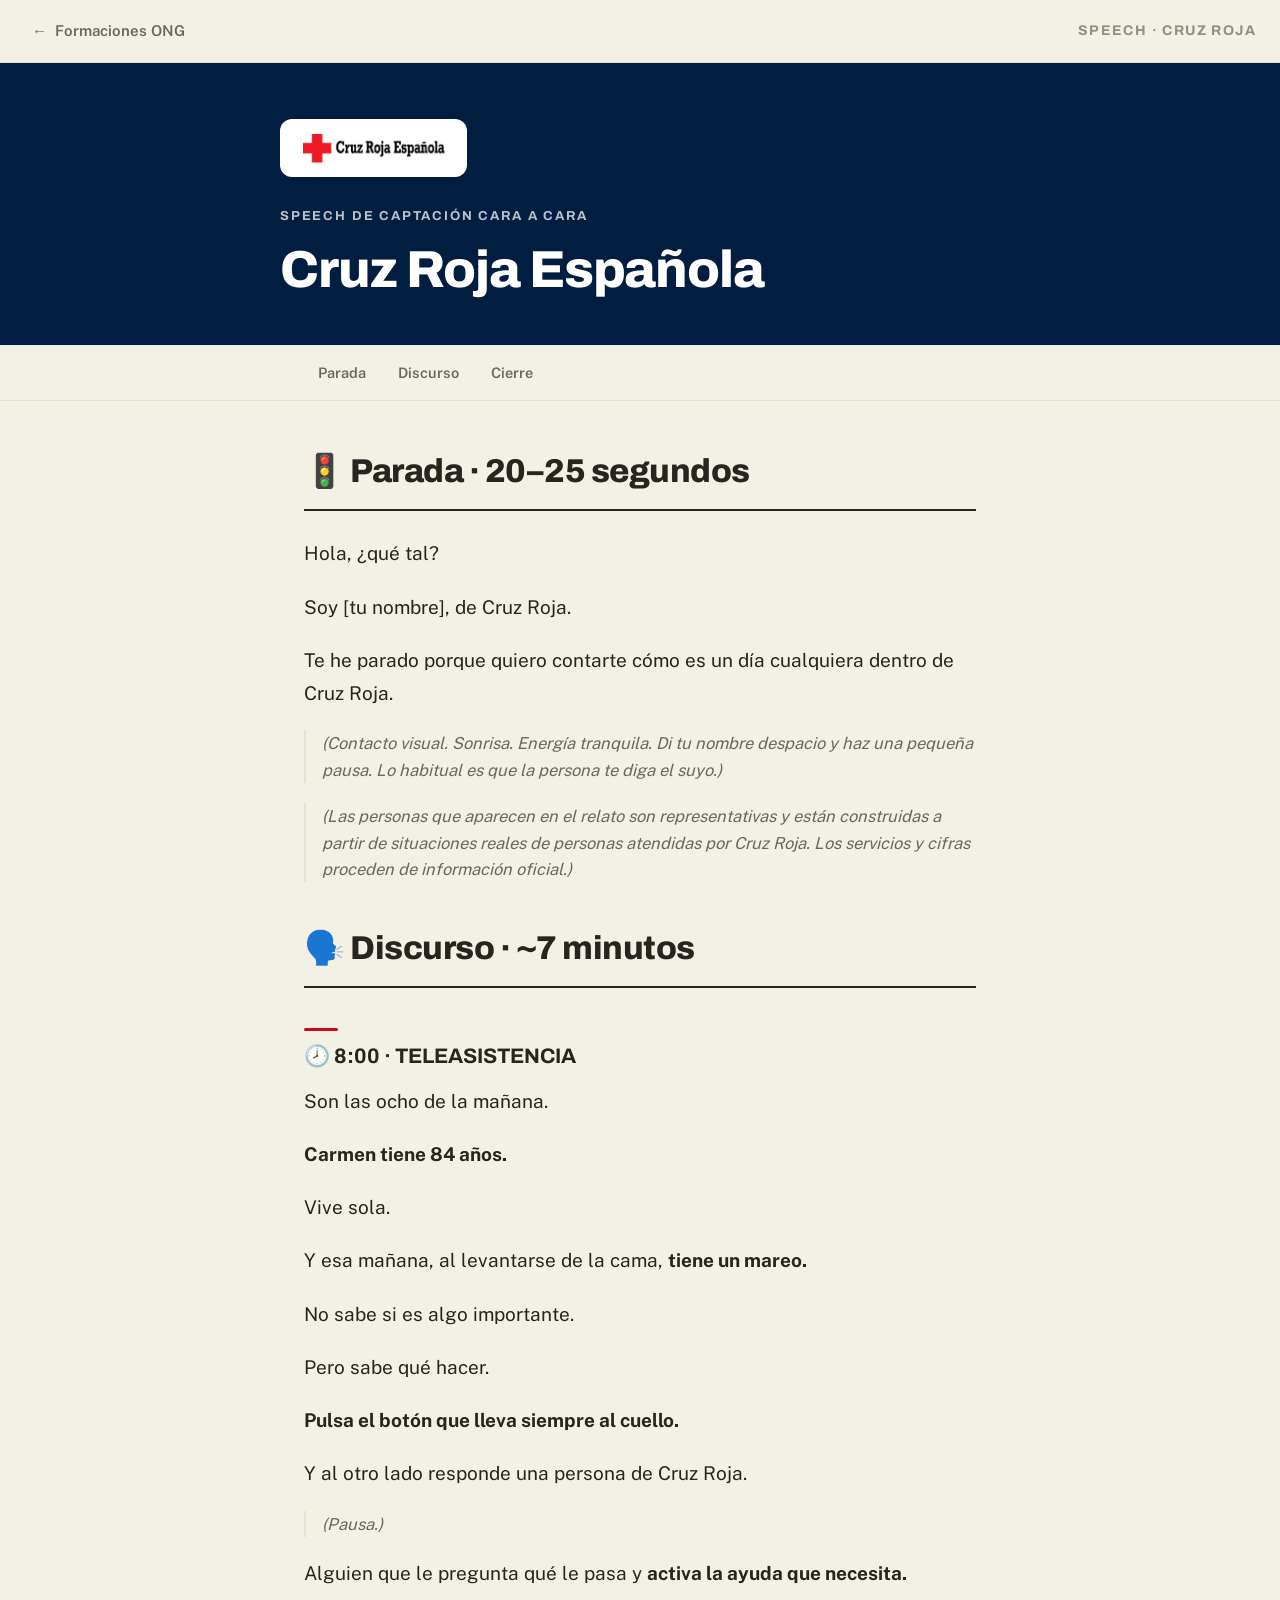
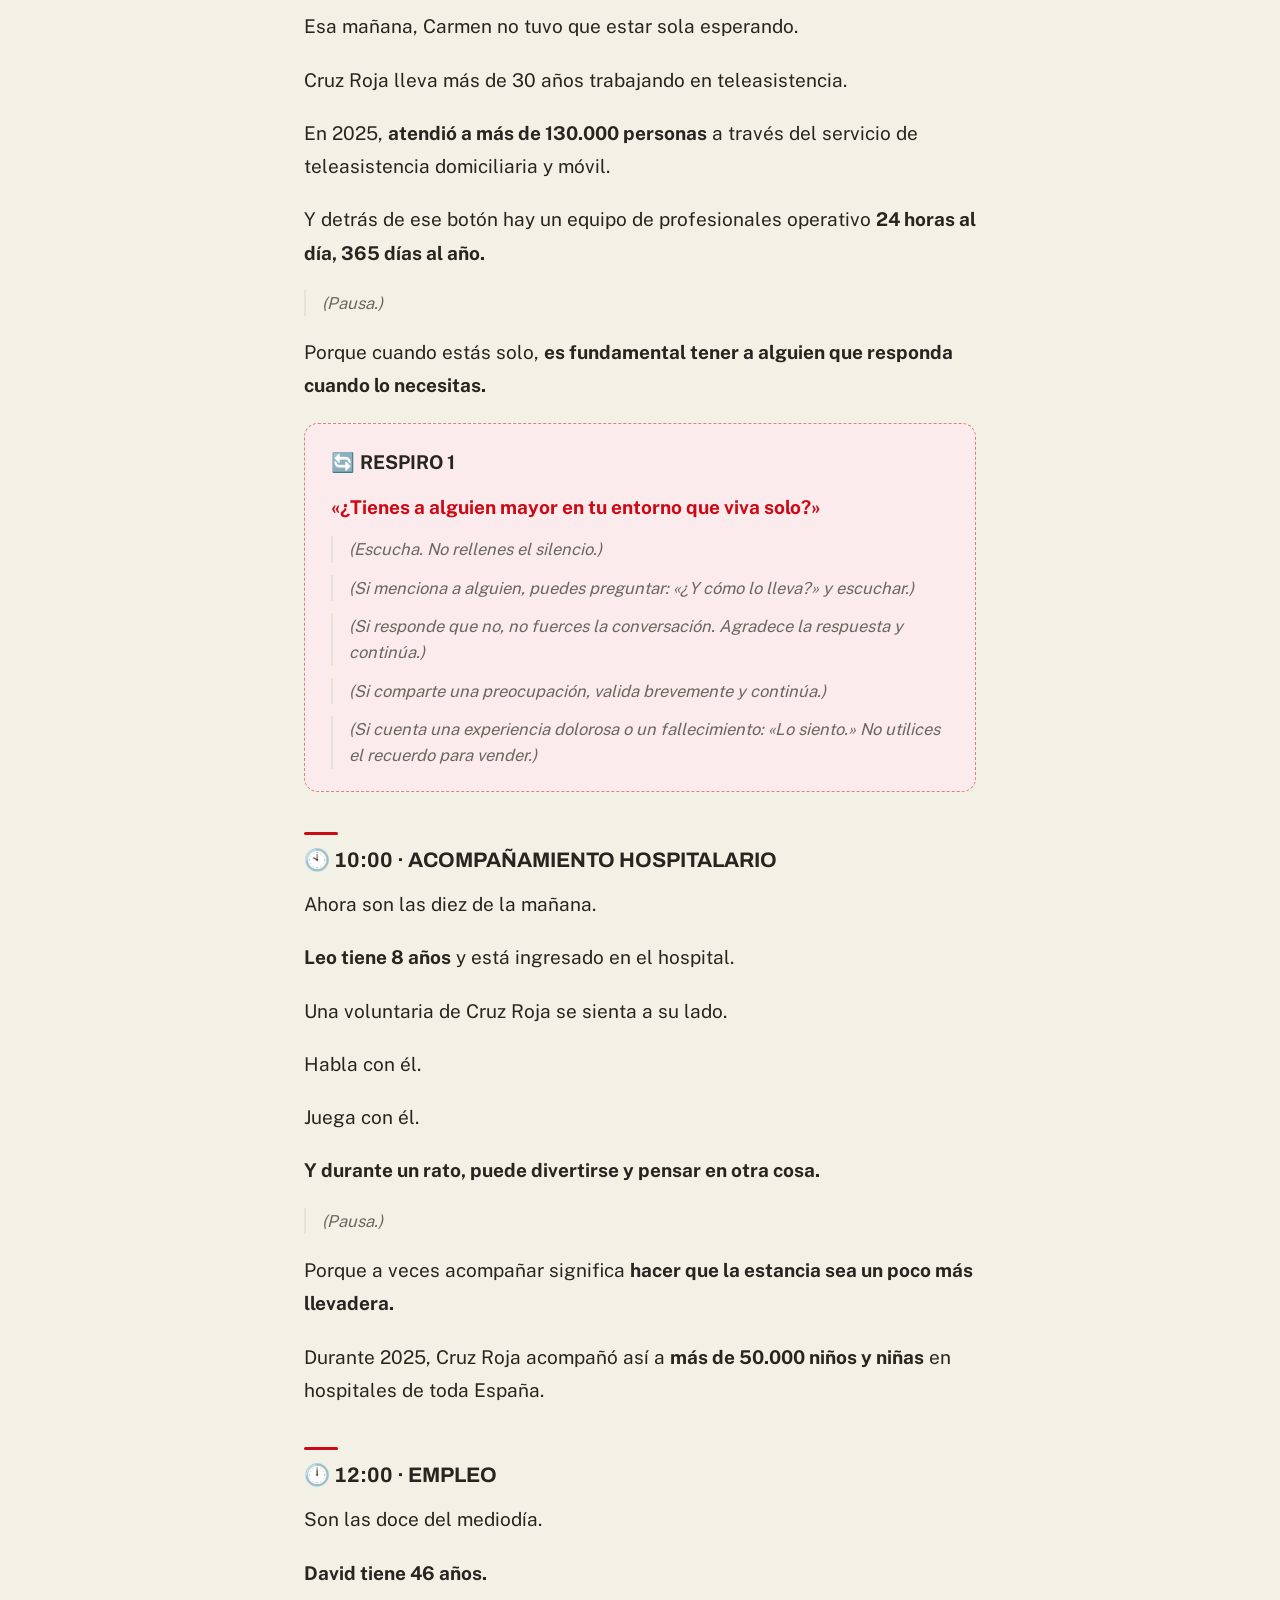
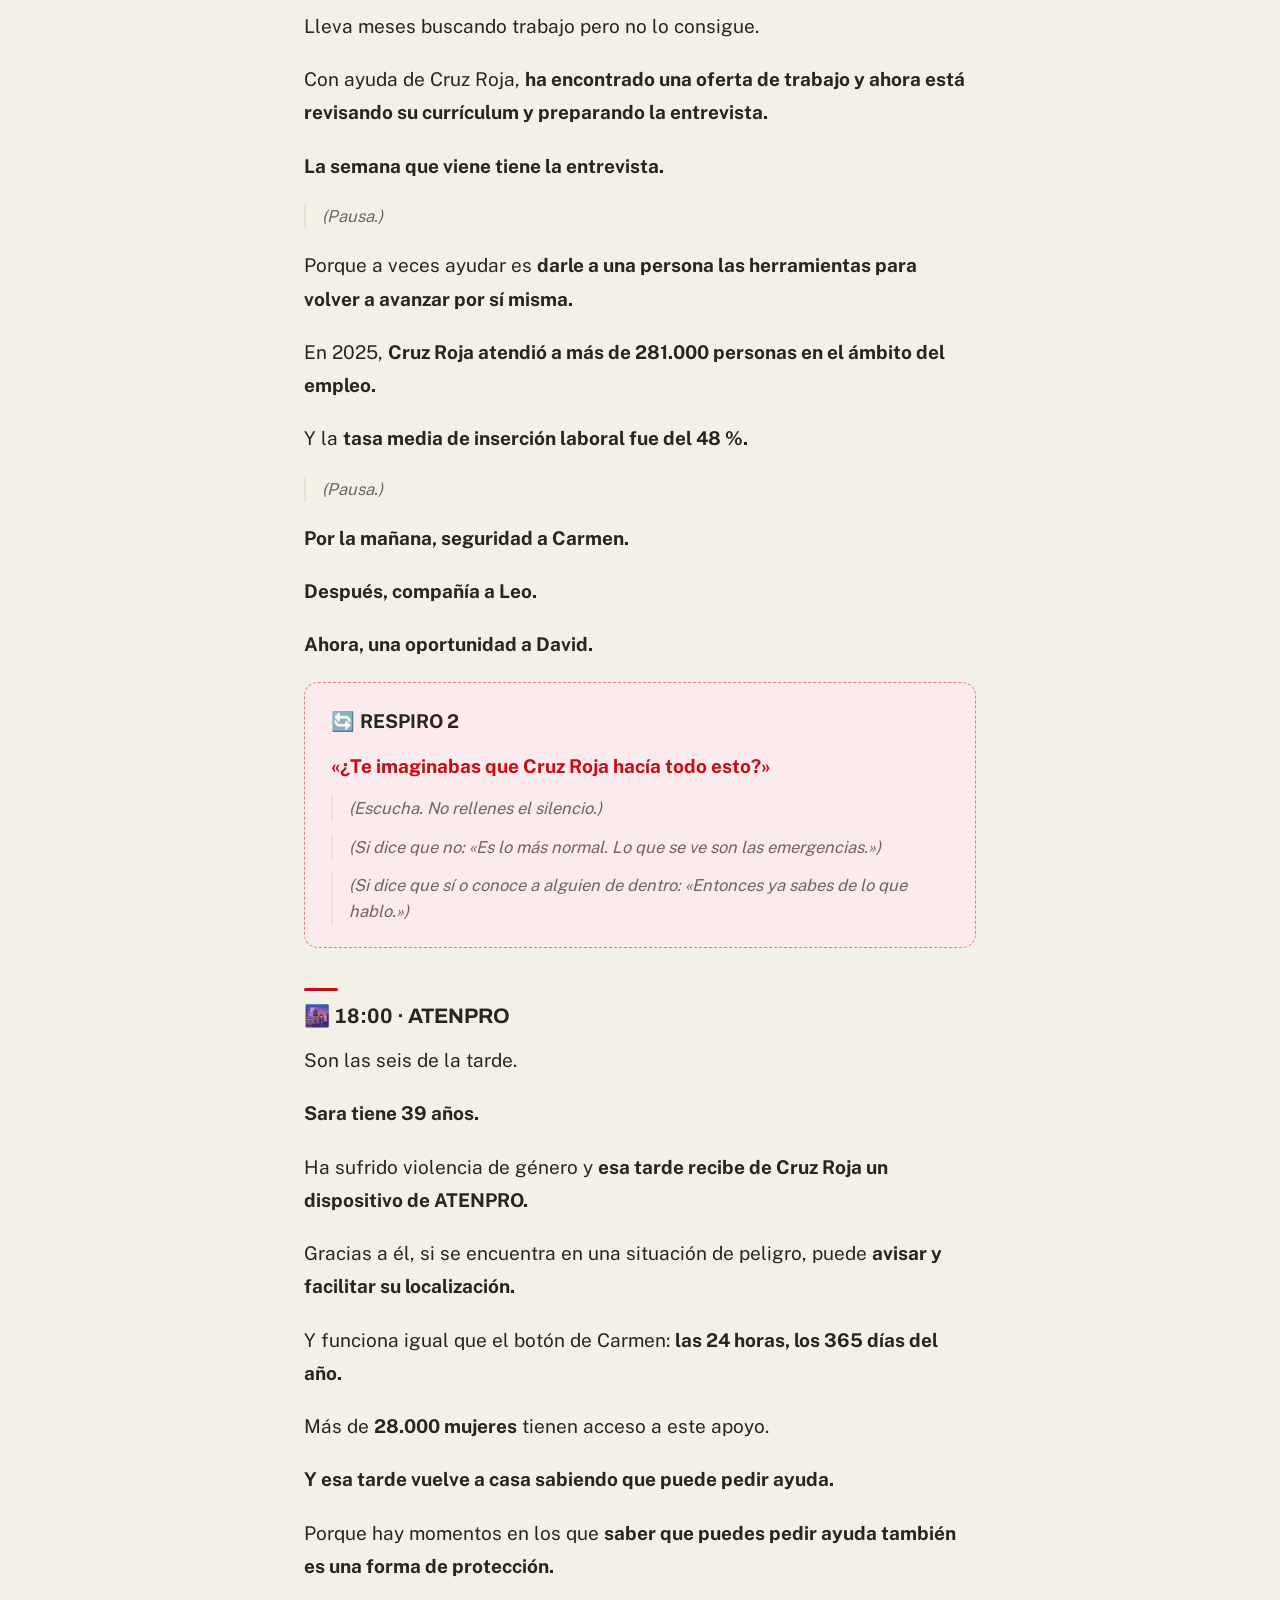
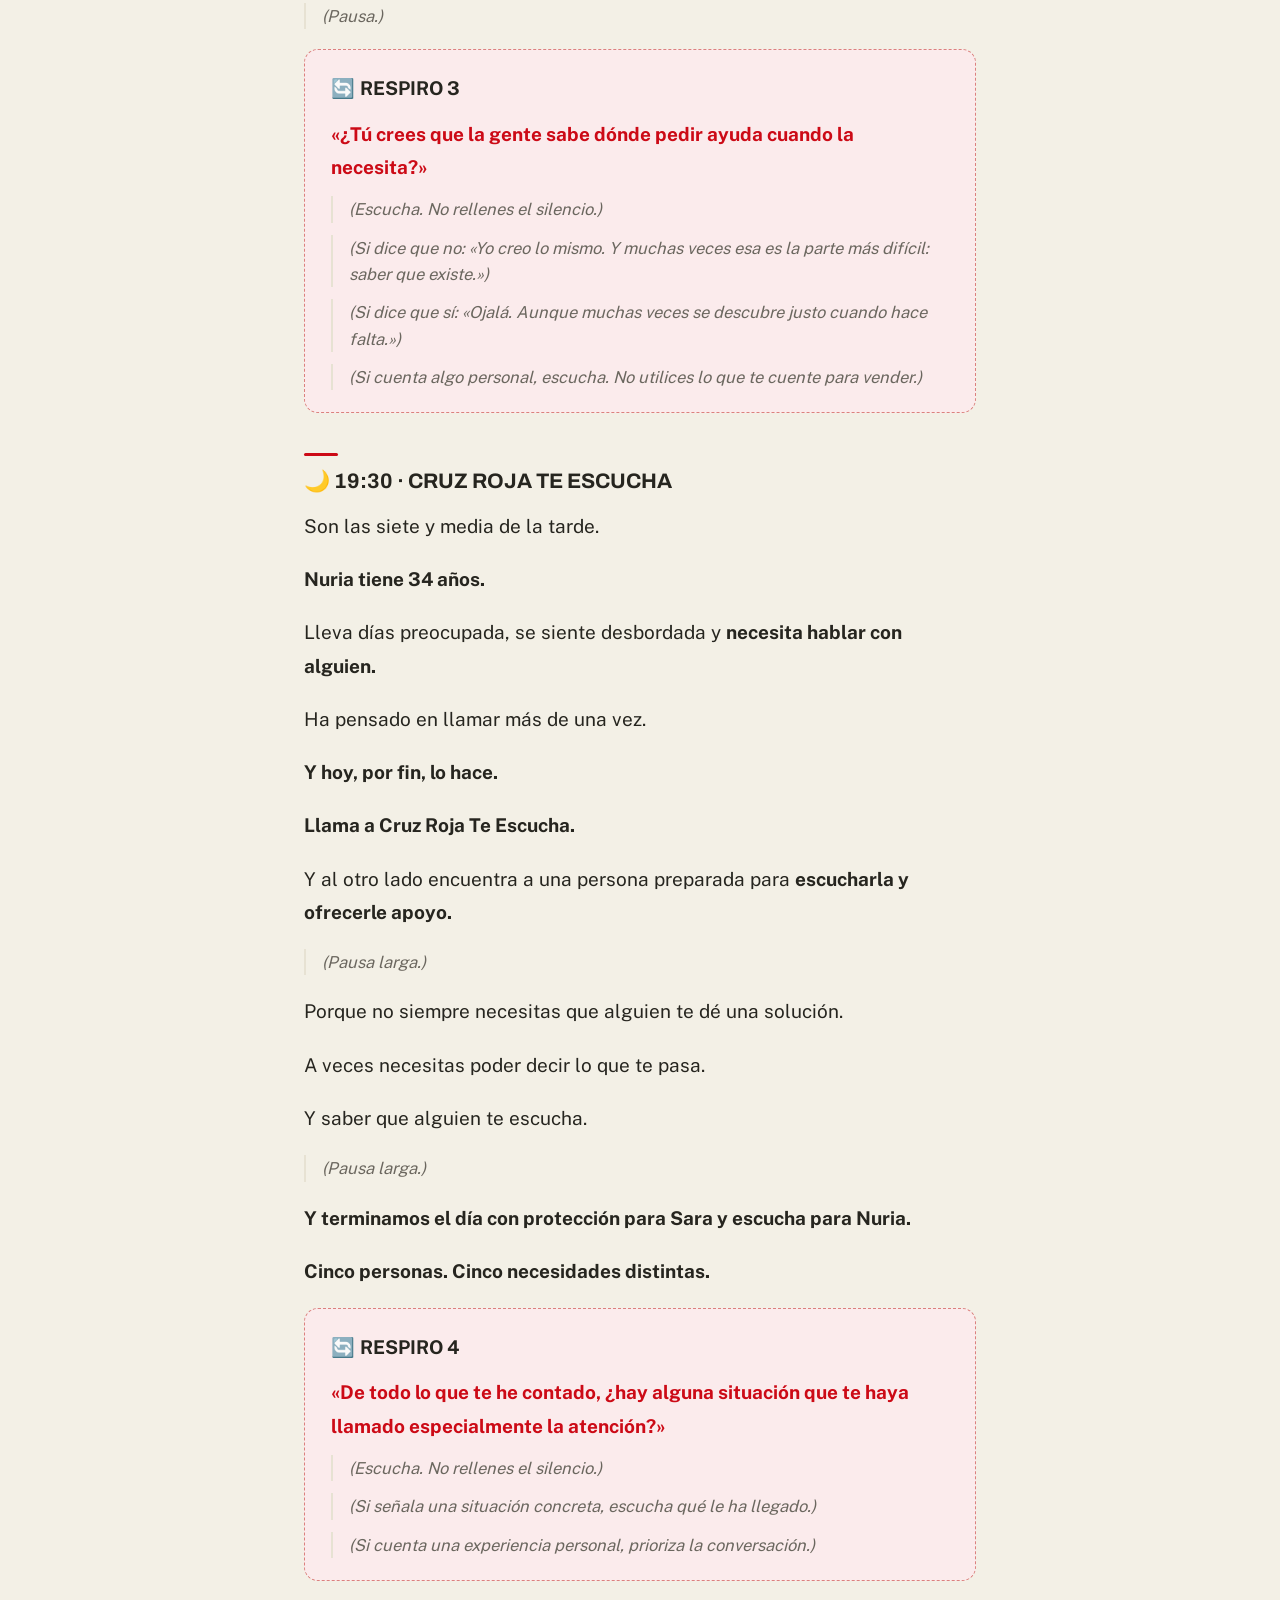
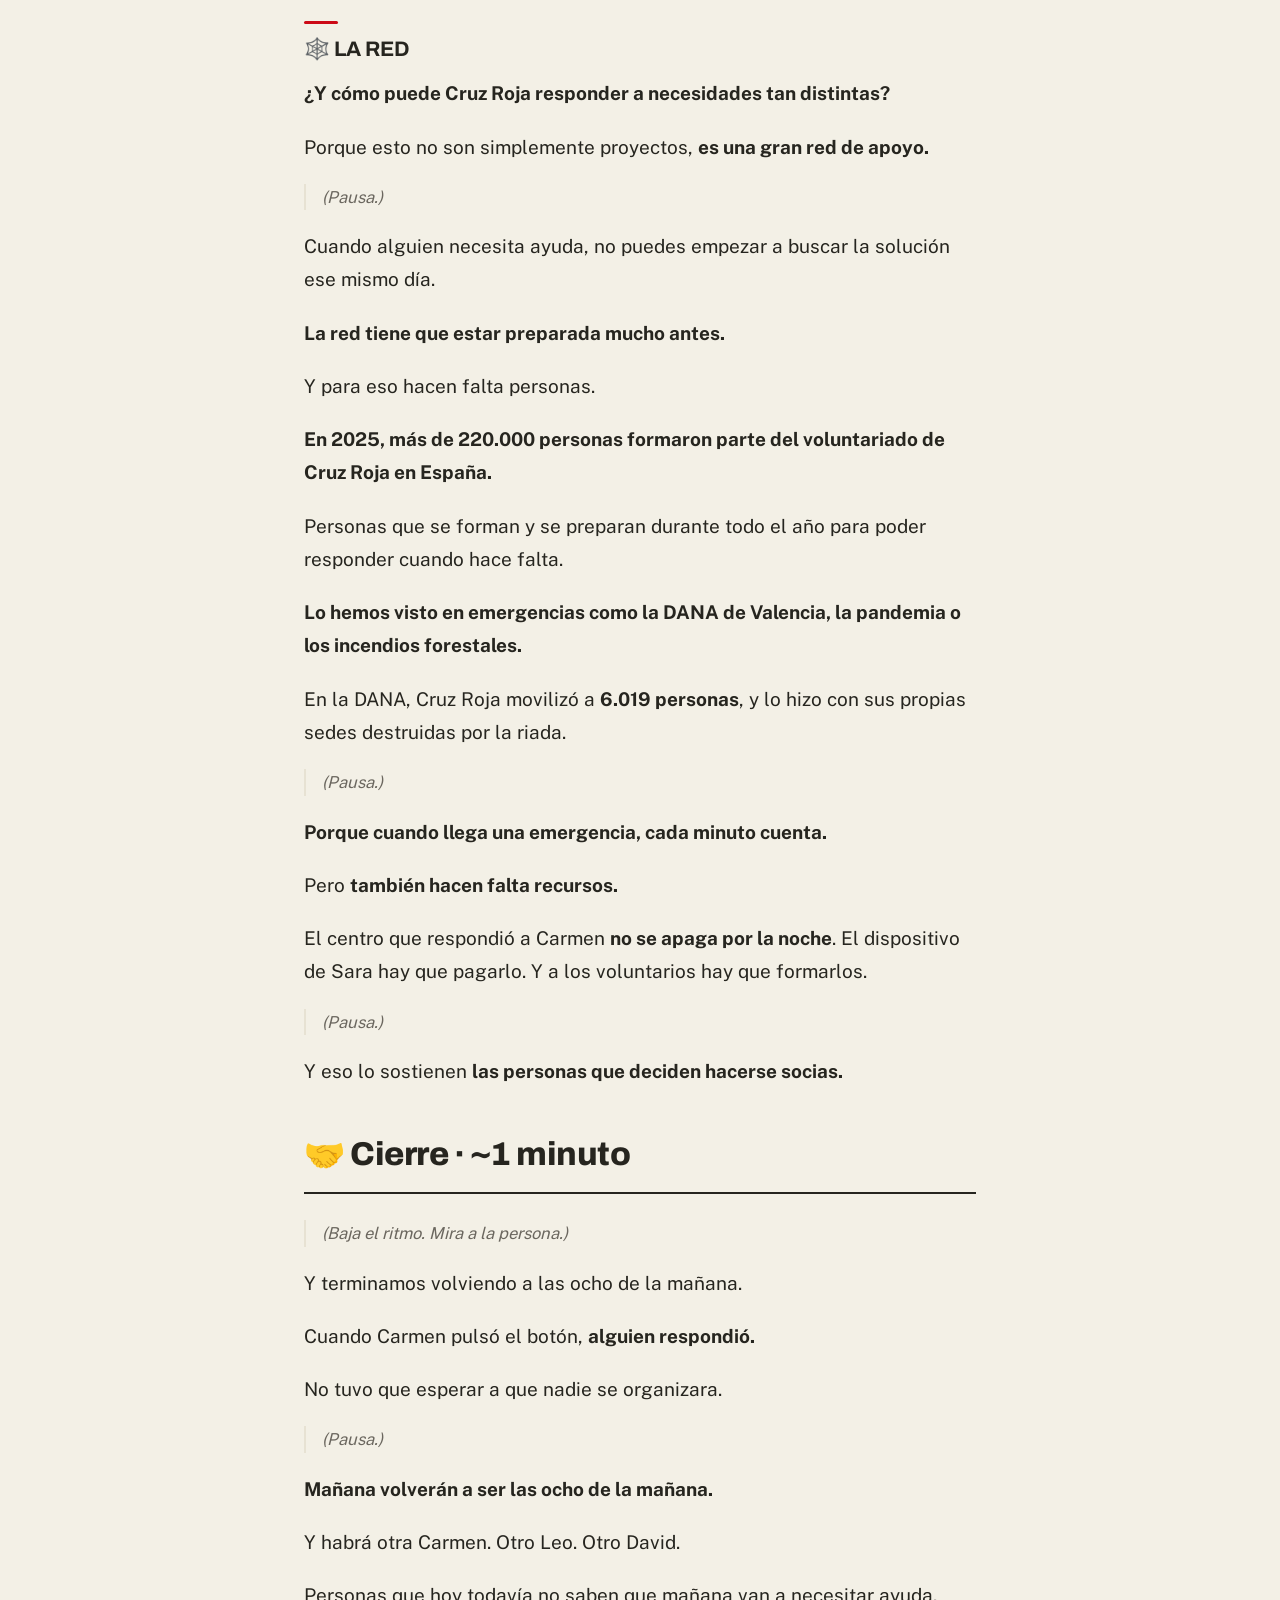
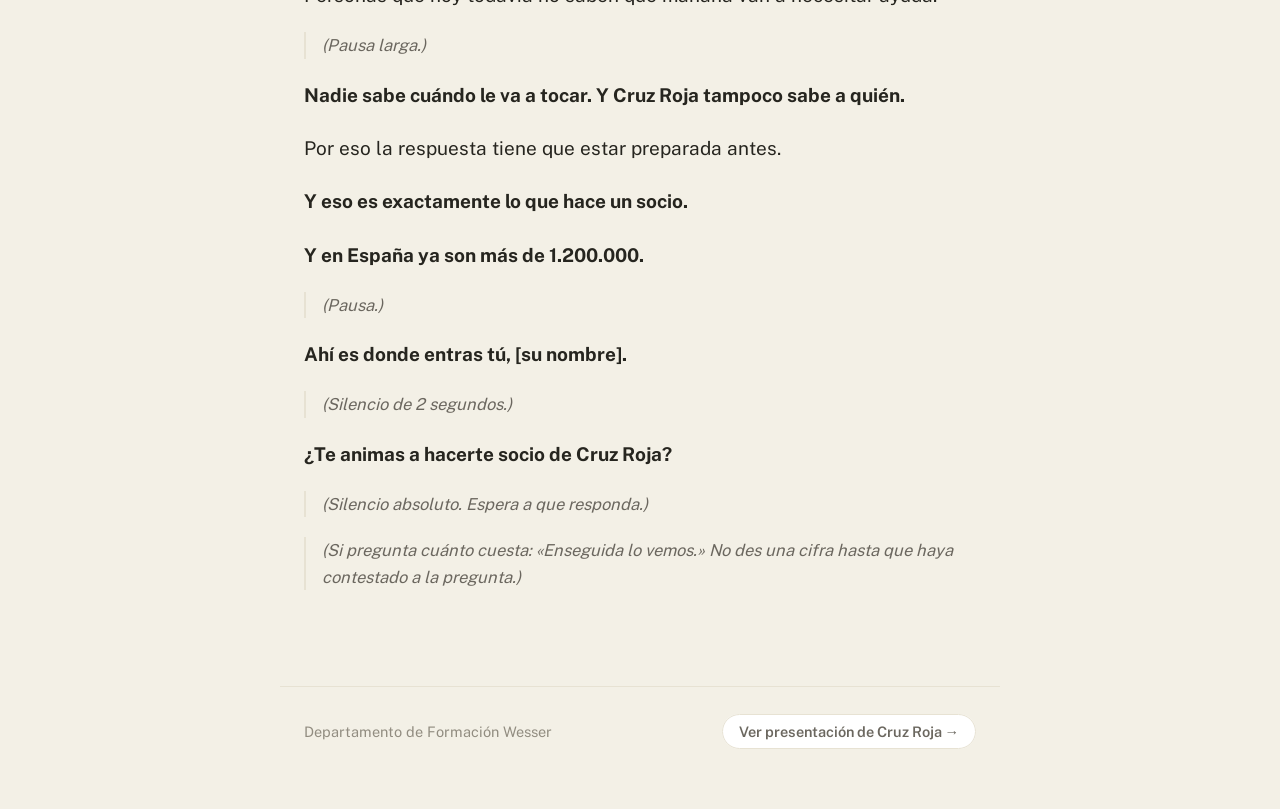
<file: speechs/speech_cruzroja.html>
<!DOCTYPE html>
<html lang="es">
<head>
<meta charset="utf-8">
<meta name="viewport" content="width=device-width, initial-scale=1">
<title>Speech Cruz Roja</title>
<meta name="robots" content="noindex, nofollow">
<link rel="icon" type="image/svg+xml" href="../assets/favicon.svg">
<link rel="stylesheet" href="../assets/speech.css">
</head>
<body style="--accent:#CC0A16;--band:#011E41;">

<div class="topbar">
  <a class="volver" href="../index.html"><span aria-hidden="true">←</span> Formaciones ONG</a>
  <span class="marca">Speech · Cruz Roja</span>
</div>

<header class="hero">
  <div class="interior">
    <div class="logo"><img src="../assets/logos/cruzroja.png" alt="Cruz Roja Española"></div>
    <div class="kicker">Speech de captación cara a cara</div>
    <h1>Cruz Roja Española</h1>
    
  </div>
</header>

<nav class="secciones" aria-label="Secciones del speech">
  <ol><li><a href="#parada-20-25-segundos">Parada</a></li><li><a href="#discurso-7-minutos">Discurso</a></li><li><a href="#cierre-1-minuto">Cierre</a></li></ol>
</nav>

<main>
<section id="parada-20-25-segundos">
<h2>🚦 Parada · 20–25 segundos</h2>
<p>Hola, ¿qué tal?</p>
<p>Soy [tu nombre], de Cruz Roja.</p>
<p>Te he parado porque quiero contarte cómo es un día cualquiera dentro de Cruz Roja.</p>
<p class="acotacion"><em>(Contacto visual. Sonrisa. Energía tranquila. Di tu nombre despacio y haz una pequeña pausa. Lo habitual es que la persona te diga el suyo.)</em></p>
<p class="acotacion"><em>(Las personas que aparecen en el relato son representativas y están construidas a partir de situaciones reales de personas atendidas por Cruz Roja. Los servicios y cifras proceden de información oficial.)</em></p>
</section>

<section id="discurso-7-minutos">
<h2>🗣️ Discurso · ~7 minutos</h2>
<h3>🕗 8:00 · TELEASISTENCIA</h3>
<p>Son las ocho de la mañana.</p>
<p><strong>Carmen tiene 84 años.</strong></p>
<p>Vive sola.</p>
<p>Y esa mañana, al levantarse de la cama, <strong>tiene un mareo.</strong></p>
<p>No sabe si es algo importante.</p>
<p>Pero sabe qué hacer.</p>
<p><strong>Pulsa el botón que lleva siempre al cuello.</strong></p>
<p>Y al otro lado responde una persona de Cruz Roja.</p>
<p class="acotacion"><em>(Pausa.)</em></p>
<p>Alguien que le pregunta qué le pasa y <strong>activa la ayuda que necesita.</strong></p>
<p>Esa mañana, Carmen no tuvo que estar sola esperando.</p>
<p>Cruz Roja lleva más de 30 años trabajando en teleasistencia.</p>
<p>En 2025, <strong>atendió a más de 130.000 personas</strong> a través del servicio de teleasistencia domiciliaria y móvil.</p>
<p>Y detrás de ese botón hay un equipo de profesionales operativo <strong>24 horas al día, 365 días al año.</strong></p>
<p class="acotacion"><em>(Pausa.)</em></p>
<p>Porque cuando estás solo, <strong>es fundamental tener a alguien que responda cuando lo necesitas.</strong></p>
<blockquote class="respiro"><p>🔄 <strong>RESPIRO 1</strong></p>
<p><strong>«¿Tienes a alguien mayor en tu entorno que viva solo?»</strong></p>
<p class="acotacion"><em>(Escucha. No rellenes el silencio.)</em></p>
<p class="acotacion"><em>(Si menciona a alguien, puedes preguntar: «¿Y cómo lo lleva?» y escuchar.)</em></p>
<p class="acotacion"><em>(Si responde que no, no fuerces la conversación. Agradece la respuesta y continúa.)</em></p>
<p class="acotacion"><em>(Si comparte una preocupación, valida brevemente y continúa.)</em></p>
<p class="acotacion"><em>(Si cuenta una experiencia dolorosa o un fallecimiento: «Lo siento.» No utilices el recuerdo para vender.)</em></p></blockquote>
<h3>🕙 10:00 · ACOMPAÑAMIENTO HOSPITALARIO</h3>
<p>Ahora son las diez de la mañana.</p>
<p><strong>Leo tiene 8 años</strong> y está ingresado en el hospital.</p>
<p>Una voluntaria de Cruz Roja se sienta a su lado.</p>
<p>Habla con él.</p>
<p>Juega con él.</p>
<p><strong>Y durante un rato, puede divertirse y pensar en otra cosa.</strong></p>
<p class="acotacion"><em>(Pausa.)</em></p>
<p>Porque a veces acompañar significa <strong>hacer que la estancia sea un poco más llevadera.</strong></p>
<p>Durante 2025, Cruz Roja acompañó así a <strong>más de 50.000 niños y niñas</strong> en hospitales de toda España.</p>
<h3>🕛 12:00 · EMPLEO</h3>
<p>Son las doce del mediodía.</p>
<p><strong>David tiene 46 años.</strong></p>
<p>Lleva meses buscando trabajo pero no lo consigue.</p>
<p>Con ayuda de Cruz Roja, <strong>ha encontrado una oferta de trabajo y ahora está revisando su currículum y preparando la entrevista.</strong></p>
<p><strong>La semana que viene tiene la entrevista.</strong></p>
<p class="acotacion"><em>(Pausa.)</em></p>
<p>Porque a veces ayudar es <strong>darle a una persona las herramientas para volver a avanzar por sí misma.</strong></p>
<p>En 2025, <strong>Cruz Roja atendió a más de 281.000 personas en el ámbito del empleo.</strong></p>
<p>Y la <strong>tasa media de inserción laboral fue del 48 %.</strong></p>
<p class="acotacion"><em>(Pausa.)</em></p>
<p><strong>Por la mañana, seguridad a Carmen.</strong></p>
<p><strong>Después, compañía a Leo.</strong></p>
<p><strong>Ahora, una oportunidad a David.</strong></p>
<blockquote class="respiro"><p>🔄 <strong>RESPIRO 2</strong></p>
<p><strong>«¿Te imaginabas que Cruz Roja hacía todo esto?»</strong></p>
<p class="acotacion"><em>(Escucha. No rellenes el silencio.)</em></p>
<p class="acotacion"><em>(Si dice que no: «Es lo más normal. Lo que se ve son las emergencias.»)</em></p>
<p class="acotacion"><em>(Si dice que sí o conoce a alguien de dentro: «Entonces ya sabes de lo que hablo.»)</em></p></blockquote>
<h3>🌆 18:00 · ATENPRO</h3>
<p>Son las seis de la tarde.</p>
<p><strong>Sara tiene 39 años.</strong></p>
<p>Ha sufrido violencia de género y <strong>esa tarde recibe de Cruz Roja un dispositivo de ATENPRO.</strong></p>
<p>Gracias a él, si se encuentra en una situación de peligro, puede <strong>avisar y facilitar su localización.</strong></p>
<p>Y funciona igual que el botón de Carmen: <strong>las 24 horas, los 365 días del año.</strong></p>
<p>Más de <strong>28.000 mujeres</strong> tienen acceso a este apoyo.</p>
<p><strong>Y esa tarde vuelve a casa sabiendo que puede pedir ayuda.</strong></p>
<p>Porque hay momentos en los que <strong>saber que puedes pedir ayuda también es una forma de protección.</strong></p>
<p class="acotacion"><em>(Pausa.)</em></p>
<blockquote class="respiro"><p>🔄 <strong>RESPIRO 3</strong></p>
<p><strong>«¿Tú crees que la gente sabe dónde pedir ayuda cuando la necesita?»</strong></p>
<p class="acotacion"><em>(Escucha. No rellenes el silencio.)</em></p>
<p class="acotacion"><em>(Si dice que no: «Yo creo lo mismo. Y muchas veces esa es la parte más difícil: saber que existe.»)</em></p>
<p class="acotacion"><em>(Si dice que sí: «Ojalá. Aunque muchas veces se descubre justo cuando hace falta.»)</em></p>
<p class="acotacion"><em>(Si cuenta algo personal, escucha. No utilices lo que te cuente para vender.)</em></p></blockquote>
<h3>🌙 19:30 · CRUZ ROJA TE ESCUCHA</h3>
<p>Son las siete y media de la tarde.</p>
<p><strong>Nuria tiene 34 años.</strong></p>
<p>Lleva días preocupada, se siente desbordada y <strong>necesita hablar con alguien.</strong></p>
<p>Ha pensado en llamar más de una vez.</p>
<p><strong>Y hoy, por fin, lo hace.</strong></p>
<p><strong>Llama a Cruz Roja Te Escucha.</strong></p>
<p>Y al otro lado encuentra a una persona preparada para <strong>escucharla y ofrecerle apoyo.</strong></p>
<p class="acotacion"><em>(Pausa larga.)</em></p>
<p>Porque no siempre necesitas que alguien te dé una solución.</p>
<p>A veces necesitas poder decir lo que te pasa.</p>
<p>Y saber que alguien te escucha.</p>
<p class="acotacion"><em>(Pausa larga.)</em></p>
<p><strong>Y terminamos el día con protección para Sara y escucha para Nuria.</strong></p>
<p><strong>Cinco personas. Cinco necesidades distintas.</strong></p>
<blockquote class="respiro"><p>🔄 <strong>RESPIRO 4</strong></p>
<p><strong>«De todo lo que te he contado, ¿hay alguna situación que te haya llamado especialmente la atención?»</strong></p>
<p class="acotacion"><em>(Escucha. No rellenes el silencio.)</em></p>
<p class="acotacion"><em>(Si señala una situación concreta, escucha qué le ha llegado.)</em></p>
<p class="acotacion"><em>(Si cuenta una experiencia personal, prioriza la conversación.)</em></p></blockquote>
<h3>🕸️ LA RED</h3>
<p><strong>¿Y cómo puede Cruz Roja responder a necesidades tan distintas?</strong></p>
<p>Porque esto no son simplemente proyectos, <strong>es una gran red de apoyo.</strong></p>
<p class="acotacion"><em>(Pausa.)</em></p>
<p>Cuando alguien necesita ayuda, no puedes empezar a buscar la solución ese mismo día.</p>
<p><strong>La red tiene que estar preparada mucho antes.</strong></p>
<p>Y para eso hacen falta personas.</p>
<p><strong>En 2025, más de 220.000 personas formaron parte del voluntariado de Cruz Roja en España.</strong></p>
<p>Personas que se forman y se preparan durante todo el año para poder responder cuando hace falta.</p>
<p><strong>Lo hemos visto en emergencias como la DANA de Valencia, la pandemia o los incendios forestales.</strong></p>
<p>En la DANA, Cruz Roja movilizó a <strong>6.019 personas</strong>, y lo hizo con sus propias sedes destruidas por la riada.</p>
<p class="acotacion"><em>(Pausa.)</em></p>
<p><strong>Porque cuando llega una emergencia, cada minuto cuenta.</strong></p>
<p>Pero <strong>también hacen falta recursos.</strong></p>
<p>El centro que respondió a Carmen <strong>no se apaga por la noche</strong>. El dispositivo de Sara hay que pagarlo. Y a los voluntarios hay que formarlos.</p>
<p class="acotacion"><em>(Pausa.)</em></p>
<p>Y eso lo sostienen <strong>las personas que deciden hacerse socias.</strong></p>
</section>

<section id="cierre-1-minuto">
<h2>🤝 Cierre · ~1 minuto</h2>
<p class="acotacion"><em>(Baja el ritmo. Mira a la persona.)</em></p>
<p>Y terminamos volviendo a las ocho de la mañana.</p>
<p>Cuando Carmen pulsó el botón, <strong>alguien respondió.</strong></p>
<p>No tuvo que esperar a que nadie se organizara.</p>
<p class="acotacion"><em>(Pausa.)</em></p>
<p><strong>Mañana volverán a ser las ocho de la mañana.</strong></p>
<p>Y habrá otra Carmen. Otro Leo. Otro David.</p>
<p>Personas que hoy todavía no saben que mañana van a necesitar ayuda.</p>
<p class="acotacion"><em>(Pausa larga.)</em></p>
<p><strong>Nadie sabe cuándo le va a tocar. Y Cruz Roja tampoco sabe a quién.</strong></p>
<p>Por eso la respuesta tiene que estar preparada antes.</p>
<p><strong>Y eso es exactamente lo que hace un socio.</strong></p>
<p><strong>Y en España ya son más de 1.200.000.</strong></p>
<p class="acotacion"><em>(Pausa.)</em></p>
<p><strong>Ahí es donde entras tú, [su nombre].</strong></p>
<p class="acotacion"><em>(Silencio de 2 segundos.)</em></p>
<p><strong>¿Te animas a hacerte socio de Cruz Roja?</strong></p>
<p class="acotacion"><em>(Silencio absoluto. Espera a que responda.)</em></p>
<p class="acotacion"><em>(Si pregunta cuánto cuesta: «Enseguida lo vemos.» No des una cifra hasta que haya contestado a la pregunta.)</em></p>
</section>
</main>

<footer class="pie">
  <span>Departamento de Formación Wesser</span>
  <span>
    <a href="../bundled/Formaci%C3%B3n%20Cruz%20Roja.html">Ver presentación de Cruz Roja →</a>
  </span>
</footer>

<script>
// Resalta en el navegador la seccion visible.
(function () {
  var enlaces = [].slice.call(document.querySelectorAll('.secciones a'));
  var secciones = enlaces.map(function (a) { return document.getElementById(a.hash.slice(1)); });
  if (!('IntersectionObserver' in window) || !secciones.length) return;

  var visibles = new Set();
  var obs = new IntersectionObserver(function (entradas) {
    entradas.forEach(function (e) {
      if (e.isIntersecting) visibles.add(e.target); else visibles.delete(e.target);
    });
    var activa = secciones.find(function (s) { return visibles.has(s); });
    enlaces.forEach(function (a, n) { a.classList.toggle('activa', secciones[n] === activa); });
  }, { rootMargin: '-135px 0px -65% 0px' });

  secciones.forEach(function (s) { if (s) obs.observe(s); });
})();
</script>

</body>
</html>
</file>
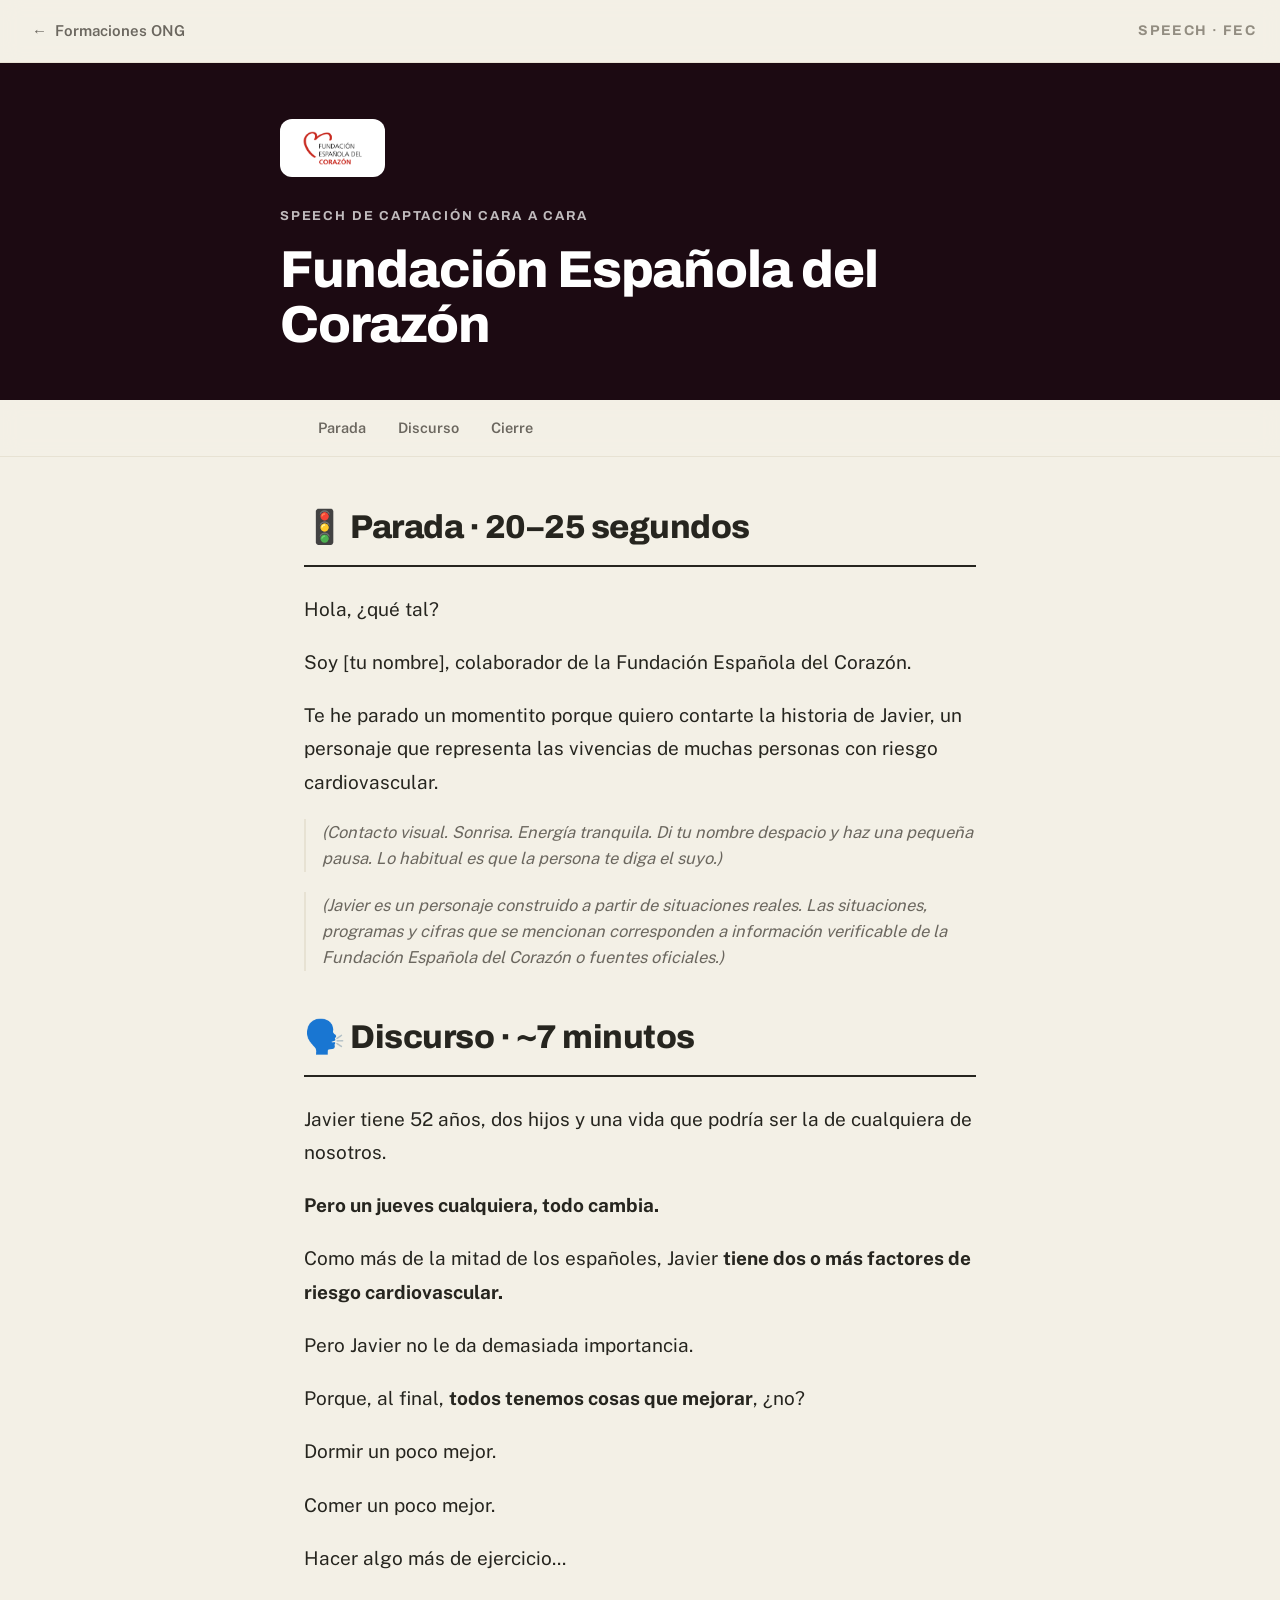
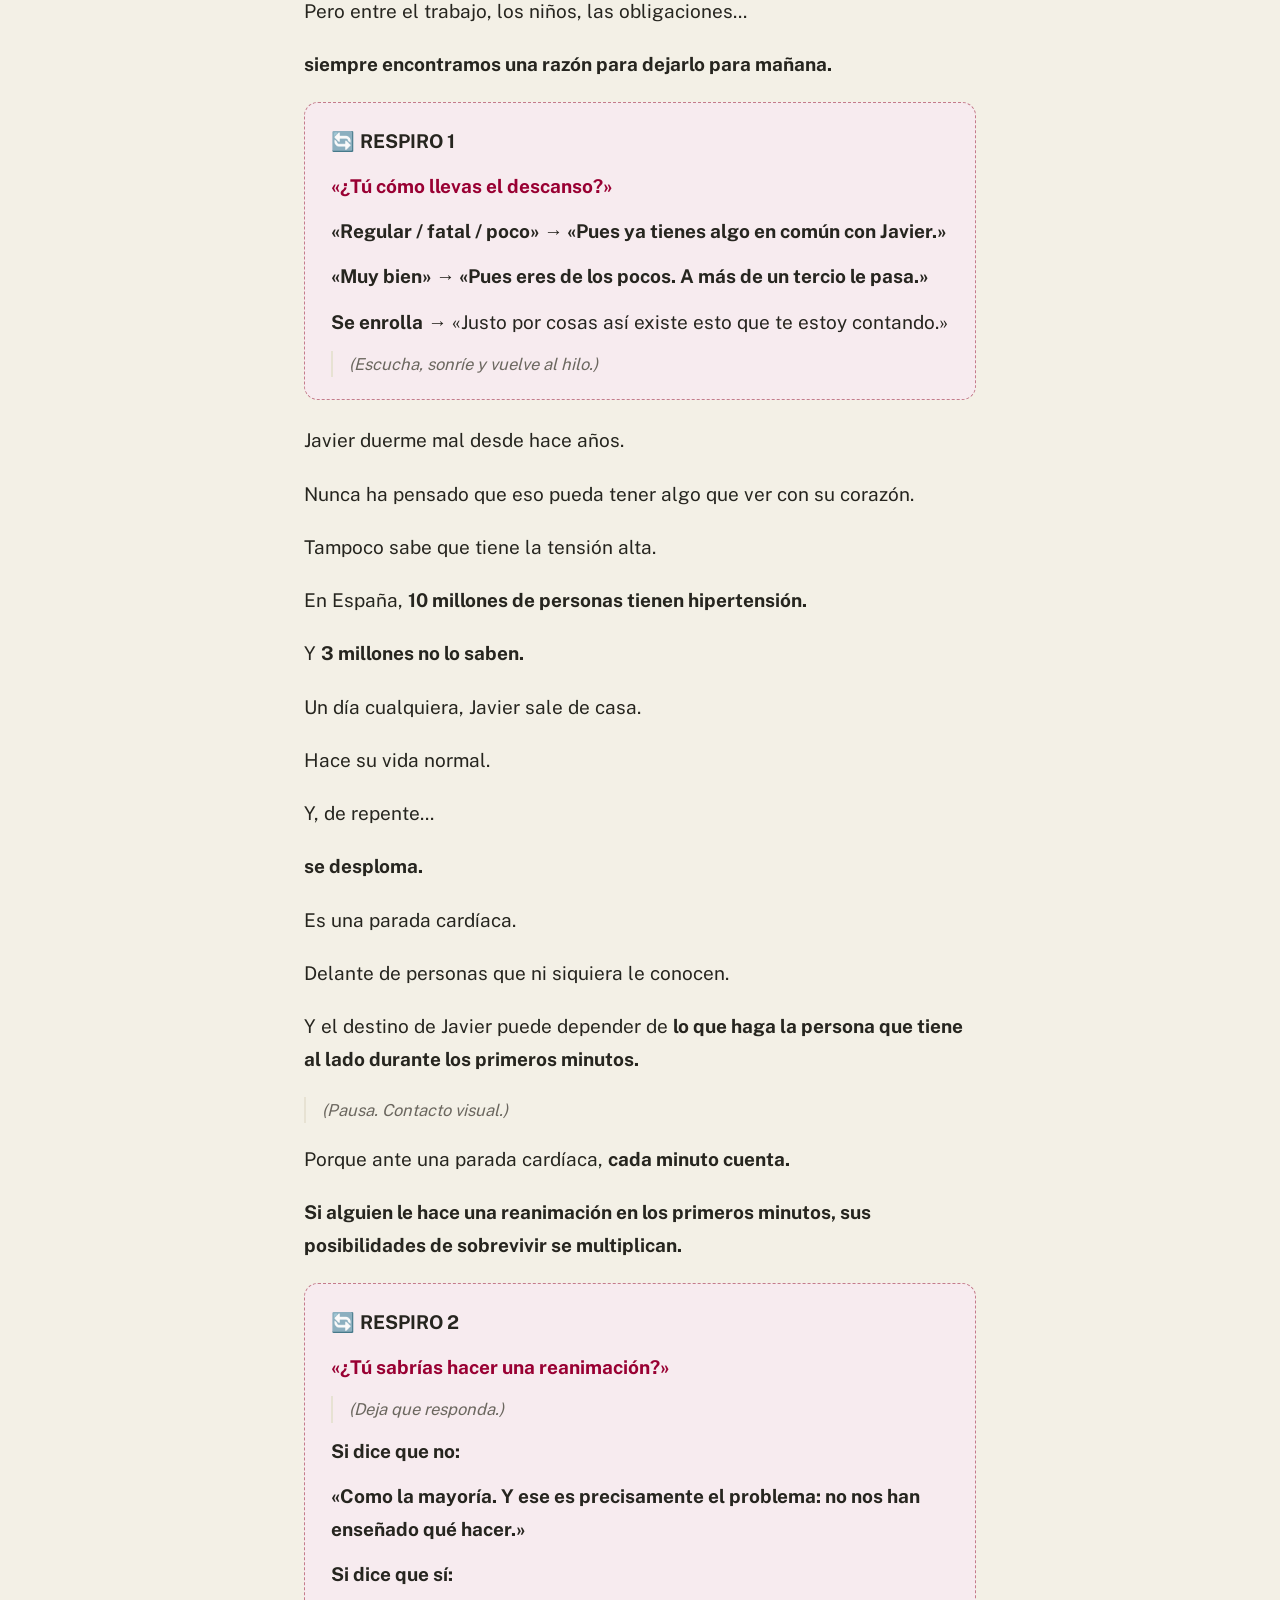
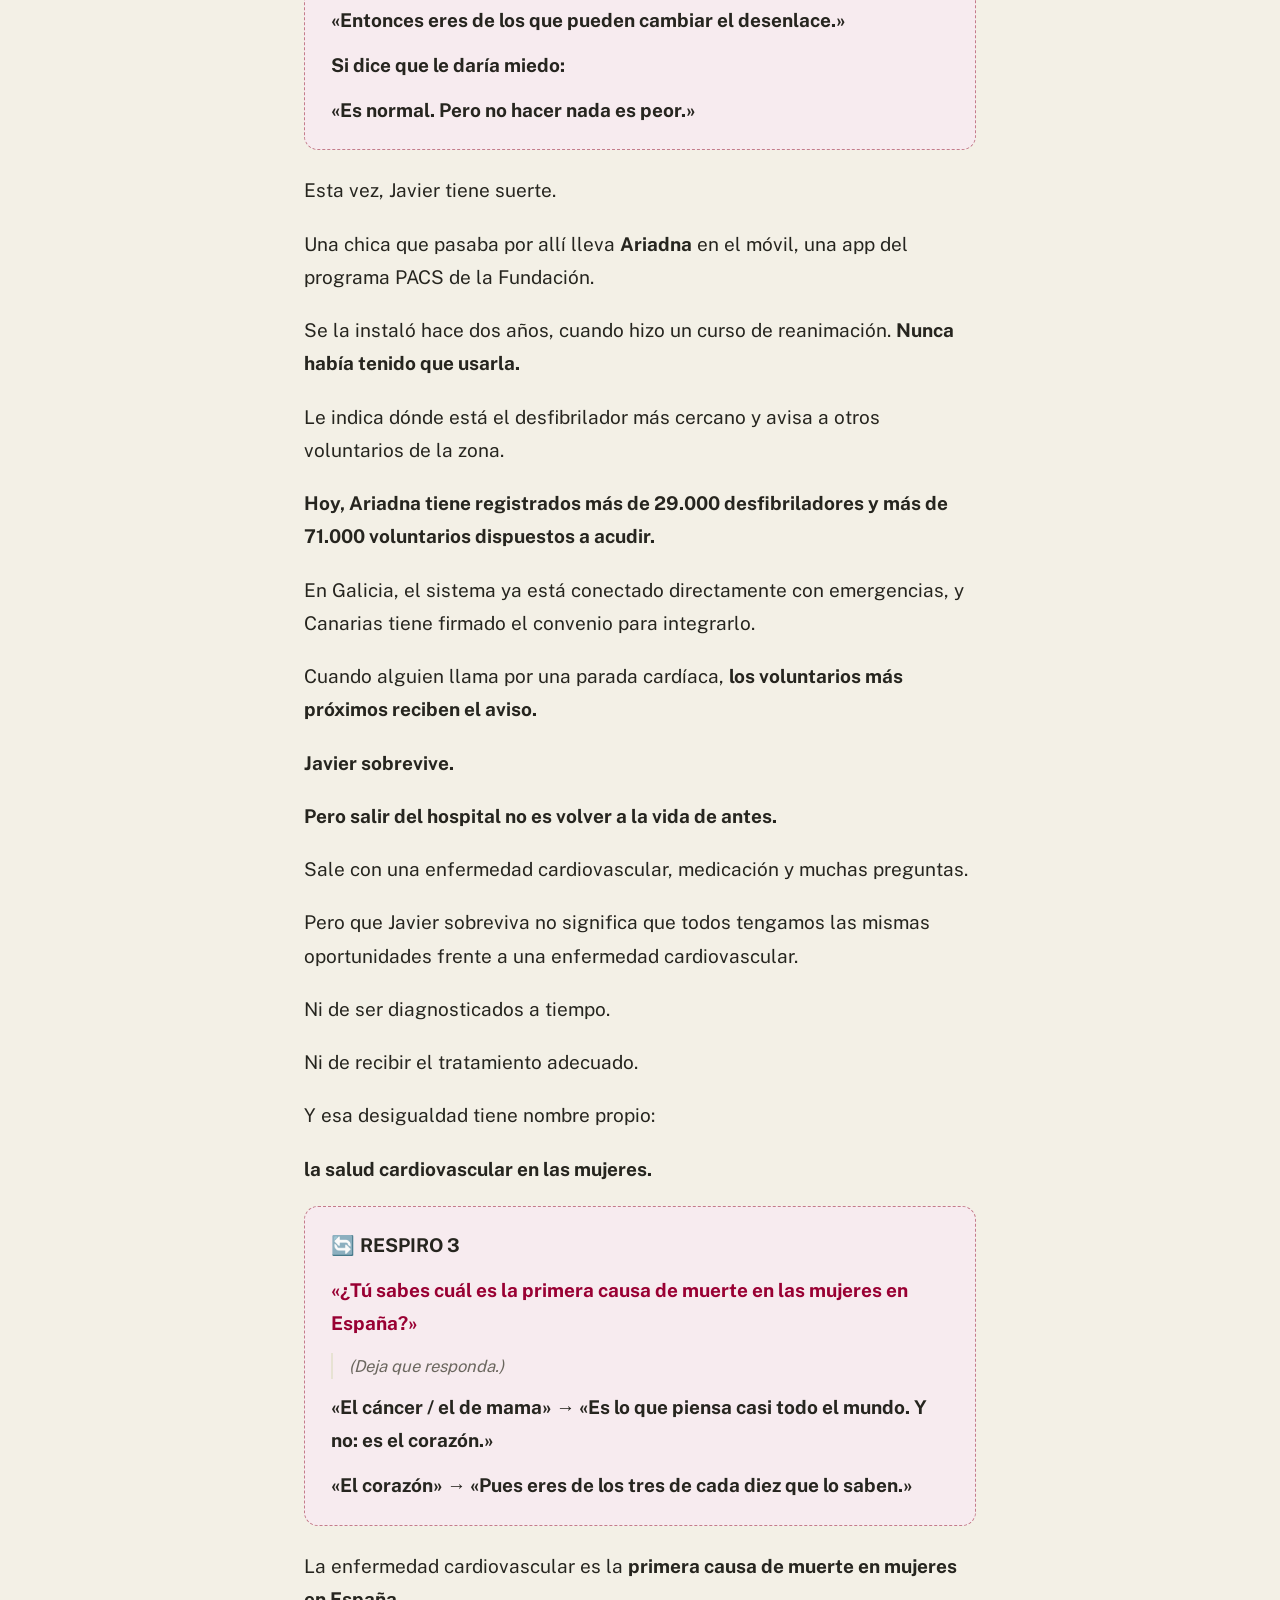
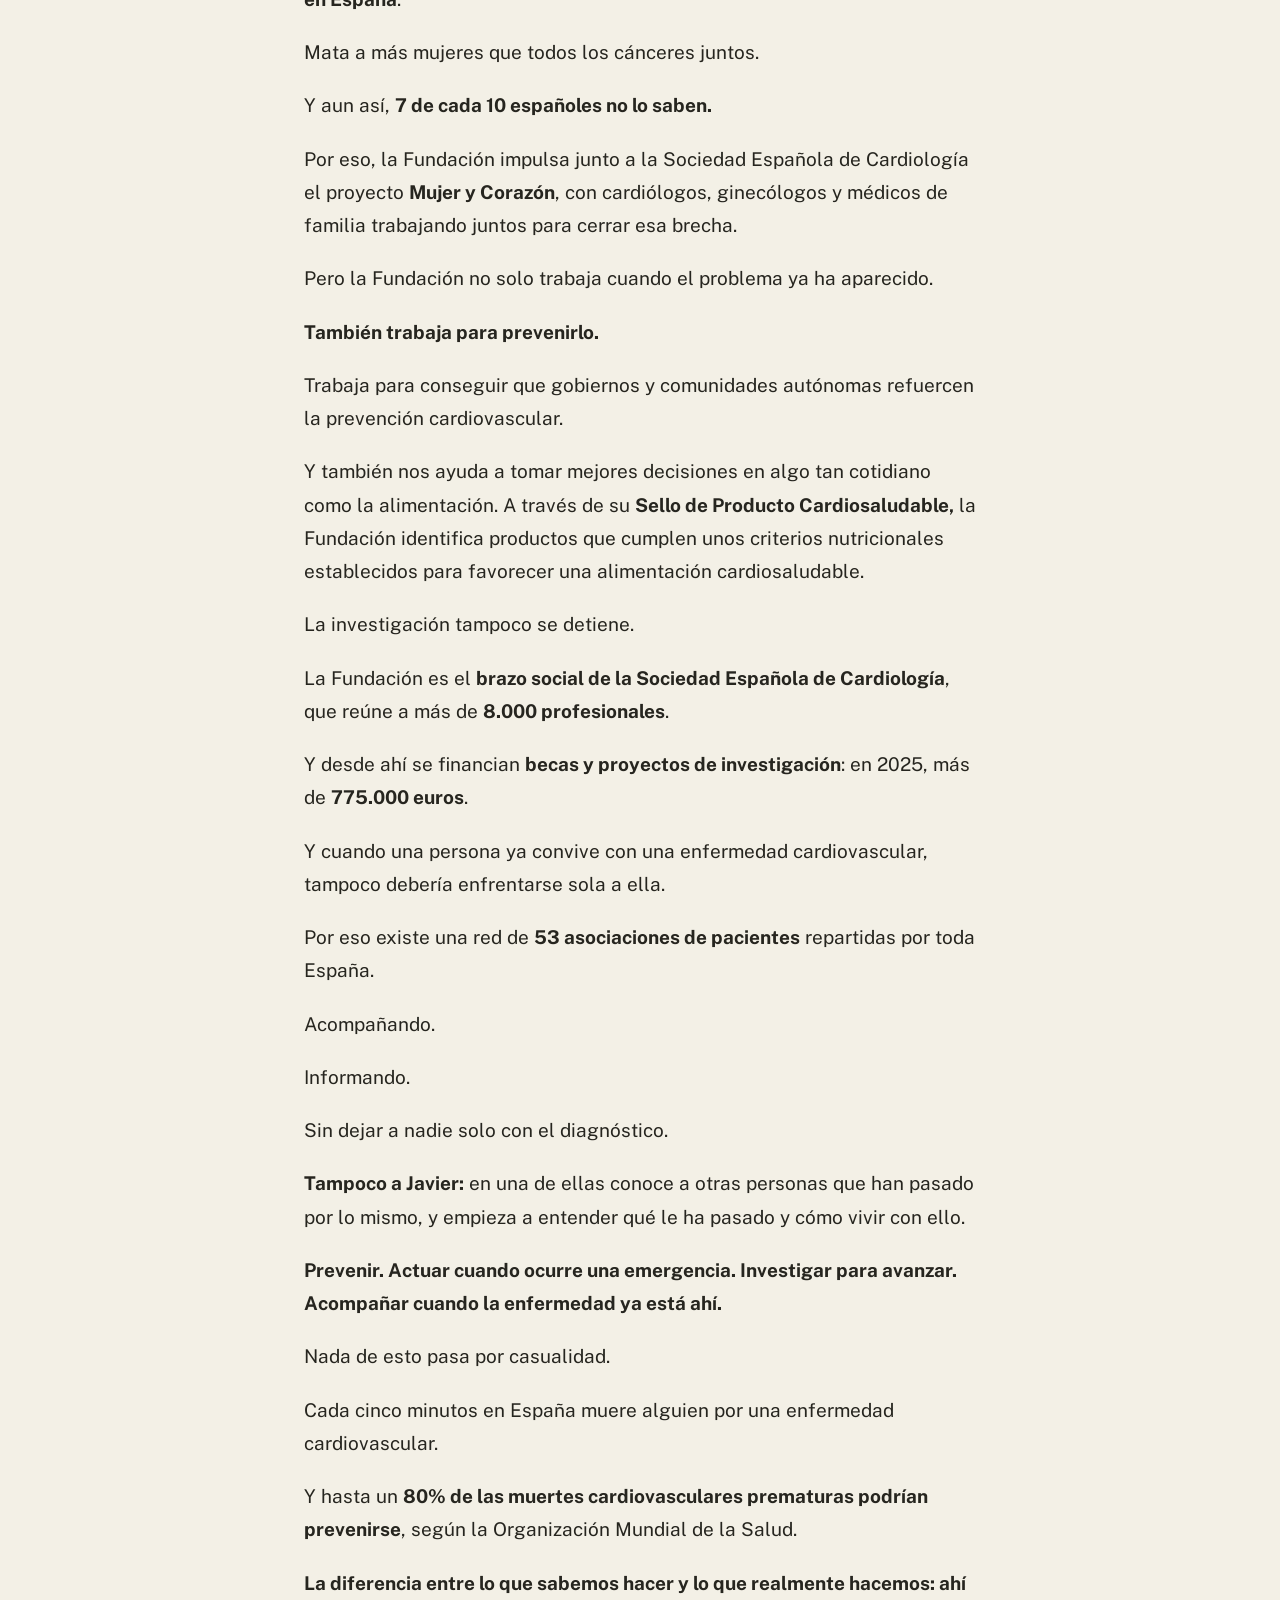
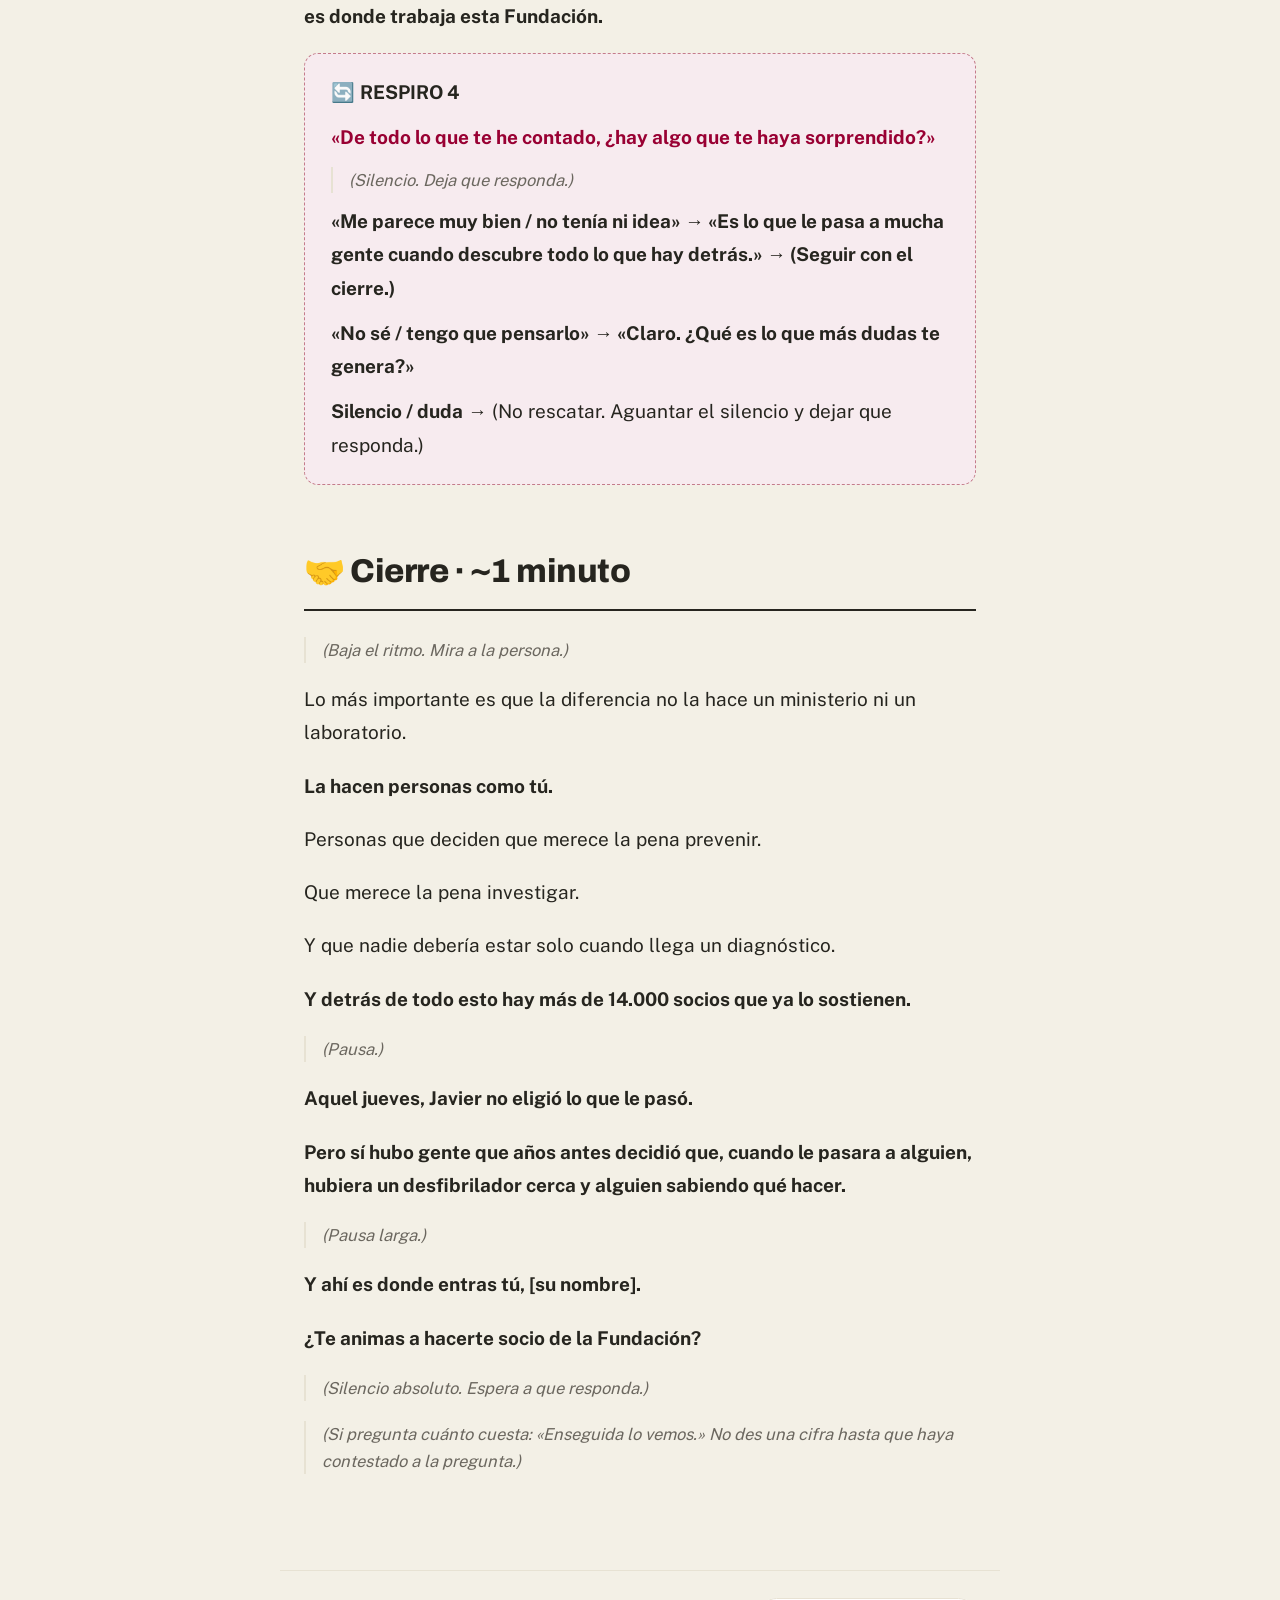
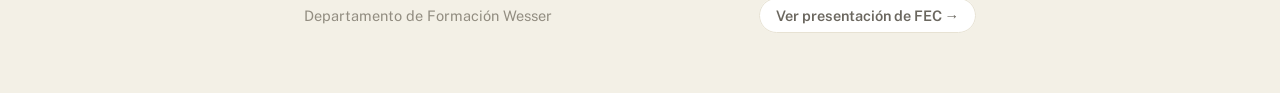
<file: speechs/speech_fec.html>
<!DOCTYPE html>
<html lang="es">
<head>
<meta charset="utf-8">
<meta name="viewport" content="width=device-width, initial-scale=1">
<title>Speech FEC</title>
<meta name="robots" content="noindex, nofollow">
<link rel="icon" type="image/svg+xml" href="../assets/favicon.svg">
<link rel="stylesheet" href="../assets/speech.css">
</head>
<body style="--accent:#990033;--band:#1c0a12;">

<div class="topbar">
  <a class="volver" href="../index.html"><span aria-hidden="true">←</span> Formaciones ONG</a>
  <span class="marca">Speech · FEC</span>
</div>

<header class="hero">
  <div class="interior">
    <div class="logo"><img src="../assets/logos/fec.png" alt="Fundación Española del Corazón"></div>
    <div class="kicker">Speech de captación cara a cara</div>
    <h1>Fundación Española del Corazón</h1>
    
  </div>
</header>

<nav class="secciones" aria-label="Secciones del speech">
  <ol><li><a href="#parada-20-25-segundos">Parada</a></li><li><a href="#discurso-7-minutos">Discurso</a></li><li><a href="#cierre-1-minuto">Cierre</a></li></ol>
</nav>

<main>
<section id="parada-20-25-segundos">
<h2>🚦 Parada · 20–25 segundos</h2>
<p>Hola, ¿qué tal?</p>
<p>Soy [tu nombre], colaborador de la Fundación Española del Corazón.</p>
<p>Te he parado un momentito porque quiero contarte la historia de Javier, un personaje que representa las vivencias de muchas personas con riesgo cardiovascular.</p>
<p class="acotacion"><em>(Contacto visual. Sonrisa. Energía tranquila. Di tu nombre despacio y haz una pequeña pausa. Lo habitual es que la persona te diga el suyo.)</em></p>
<p class="acotacion"><em>(Javier es un personaje construido a partir de situaciones reales. Las situaciones, programas y cifras que se mencionan corresponden a información verificable de la Fundación Española del Corazón o fuentes oficiales.)</em></p>
</section>

<section id="discurso-7-minutos">
<h2>🗣️ Discurso · ~7 minutos</h2>
<p>Javier tiene 52 años, dos hijos y una vida que podría ser la de cualquiera de nosotros.</p>
<p><strong>Pero un jueves cualquiera, todo cambia.</strong></p>
<p>Como más de la mitad de los españoles, Javier <strong>tiene dos o más factores de riesgo cardiovascular.</strong></p>
<p>Pero Javier no le da demasiada importancia.</p>
<p>Porque, al final, <strong>todos tenemos cosas que mejorar</strong>, ¿no?</p>
<p>Dormir un poco mejor.</p>
<p>Comer un poco mejor.</p>
<p>Hacer algo más de ejercicio...</p>
<p>Pero entre el trabajo, los niños, las obligaciones...</p>
<p><strong>siempre encontramos una razón para dejarlo para mañana.</strong></p>
<blockquote class="respiro"><p>🔄 <strong>RESPIRO 1</strong></p>
<p><strong>«¿Tú cómo llevas el descanso?»</strong></p>
<p><strong>«Regular / fatal / poco» → «Pues ya tienes algo en común con Javier.»</strong></p>
<p><strong>«Muy bien» → «Pues eres de los pocos. A más de un tercio le pasa.»</strong></p>
<p><strong>Se enrolla</strong> → «Justo por cosas así existe esto que te estoy contando.»</p>
<p class="acotacion"><em>(Escucha, sonríe y vuelve al hilo.)</em></p></blockquote>
<p>Javier duerme mal desde hace años.</p>
<p>Nunca ha pensado que eso pueda tener algo que ver con su corazón.</p>
<p>Tampoco sabe que tiene la tensión alta.</p>
<p>En España, <strong>10 millones de personas tienen hipertensión.</strong></p>
<p>Y <strong>3 millones no lo saben.</strong></p>
<p>Un día cualquiera, Javier sale de casa.</p>
<p>Hace su vida normal.</p>
<p>Y, de repente...</p>
<p><strong>se desploma.</strong></p>
<p>Es una parada cardíaca.</p>
<p>Delante de personas que ni siquiera le conocen.</p>
<p>Y el destino de Javier puede depender de <strong>lo que haga la persona que tiene al lado durante los primeros minutos.</strong></p>
<p class="acotacion"><em>(Pausa. Contacto visual.)</em></p>
<p>Porque ante una parada cardíaca, <strong>cada minuto cuenta.</strong></p>
<p><strong>Si alguien le hace una reanimación en los primeros minutos, sus posibilidades de sobrevivir se multiplican.</strong></p>
<blockquote class="respiro"><p>🔄 <strong>RESPIRO 2</strong></p>
<p><strong>«¿Tú sabrías hacer una reanimación?»</strong></p>
<p class="acotacion"><em>(Deja que responda.)</em></p>
<p><strong>Si dice que no:</strong></p>
<p><strong>«Como la mayoría. Y ese es precisamente el problema: no nos han enseñado qué hacer.»</strong></p>
<p><strong>Si dice que sí:</strong></p>
<p><strong>«Entonces eres de los que pueden cambiar el desenlace.»</strong></p>
<p><strong>Si dice que le daría miedo:</strong></p>
<p><strong>«Es normal. Pero no hacer nada es peor.»</strong></p></blockquote>
<p>Esta vez, Javier tiene suerte.</p>
<p>Una chica que pasaba por allí lleva <strong>Ariadna</strong> en el móvil, una app del programa PACS de la Fundación.</p>
<p>Se la instaló hace dos años, cuando hizo un curso de reanimación. <strong>Nunca había tenido que usarla.</strong></p>
<p>Le indica dónde está el desfibrilador más cercano y avisa a otros voluntarios de la zona.</p>
<p><strong>Hoy, Ariadna tiene registrados más de 29.000 desfibriladores y más de 71.000 voluntarios dispuestos a acudir.</strong></p>
<p>En Galicia, el sistema ya está conectado directamente con emergencias, y Canarias tiene firmado el convenio para integrarlo.</p>
<p>Cuando alguien llama por una parada cardíaca, <strong>los voluntarios más próximos reciben el aviso.</strong></p>
<p><strong>Javier sobrevive.</strong></p>
<p><strong>Pero salir del hospital no es volver a la vida de antes.</strong></p>
<p>Sale con una enfermedad cardiovascular, medicación y muchas preguntas.</p>
<p>Pero que Javier sobreviva no significa que todos tengamos las mismas oportunidades frente a una enfermedad cardiovascular.</p>
<p>Ni de ser diagnosticados a tiempo.</p>
<p>Ni de recibir el tratamiento adecuado.</p>
<p>Y esa desigualdad tiene nombre propio:</p>
<p><strong>la salud cardiovascular en las mujeres.</strong></p>
<blockquote class="respiro"><p>🔄 <strong>RESPIRO 3</strong></p>
<p><strong>«¿Tú sabes cuál es la primera causa de muerte en las mujeres en España?»</strong></p>
<p class="acotacion"><em>(Deja que responda.)</em></p>
<p><strong>«El cáncer / el de mama» → «Es lo que piensa casi todo el mundo. Y no: es el corazón.»</strong></p>
<p><strong>«El corazón» → «Pues eres de los tres de cada diez que lo saben.»</strong></p></blockquote>
<p>La enfermedad cardiovascular es la <strong>primera causa de muerte en mujeres en España</strong>.</p>
<p>Mata a más mujeres que todos los cánceres juntos.</p>
<p>Y aun así, <strong>7 de cada 10 españoles no lo saben.</strong></p>
<p>Por eso, la Fundación impulsa junto a la Sociedad Española de Cardiología el proyecto <strong>Mujer y Corazón</strong>, con cardiólogos, ginecólogos y médicos de familia trabajando juntos para cerrar esa brecha.</p>
<p>Pero la Fundación no solo trabaja cuando el problema ya ha aparecido.</p>
<p><strong>También trabaja para prevenirlo.</strong></p>
<p>Trabaja para conseguir que gobiernos y comunidades autónomas refuercen la prevención cardiovascular.</p>
<p>Y también nos ayuda a tomar mejores decisiones en algo tan cotidiano como la alimentación. A través de su <strong>Sello de Producto Cardiosaludable,</strong> la Fundación identifica productos que cumplen unos criterios nutricionales establecidos para favorecer una alimentación cardiosaludable.</p>
<p>La investigación tampoco se detiene.</p>
<p>La Fundación es el <strong>brazo social de la Sociedad Española de Cardiología</strong>, que reúne a más de <strong>8.000 profesionales</strong>.</p>
<p>Y desde ahí se financian <strong>becas y proyectos de investigación</strong>: en 2025, más de <strong>775.000 euros</strong>.</p>
<p>Y cuando una persona ya convive con una enfermedad cardiovascular, tampoco debería enfrentarse sola a ella.</p>
<p>Por eso existe una red de <strong>53 asociaciones de pacientes</strong> repartidas por toda España.</p>
<p>Acompañando.</p>
<p>Informando.</p>
<p>Sin dejar a nadie solo con el diagnóstico.</p>
<p><strong>Tampoco a Javier:</strong> en una de ellas conoce a otras personas que han pasado por lo mismo, y empieza a entender qué le ha pasado y cómo vivir con ello.</p>
<p><strong>Prevenir. Actuar cuando ocurre una emergencia. Investigar para avanzar. Acompañar cuando la enfermedad ya está ahí.</strong></p>
<p>Nada de esto pasa por casualidad.</p>
<p>Cada cinco minutos en España muere alguien por una enfermedad cardiovascular.</p>
<p>Y hasta un <strong>80% de las muertes cardiovasculares prematuras podrían prevenirse</strong>, según la Organización Mundial de la Salud.</p>
<p><strong>La diferencia entre lo que sabemos hacer y lo que realmente hacemos: ahí es donde trabaja esta Fundación.</strong></p>
<blockquote class="respiro"><p>🔄 <strong>RESPIRO 4</strong></p>
<p><strong>«De todo lo que te he contado, ¿hay algo que te haya sorprendido?»</strong></p>
<p class="acotacion"><em>(Silencio. Deja que responda.)</em></p>
<p><strong>«Me parece muy bien / no tenía ni idea» → «Es lo que le pasa a mucha gente cuando descubre todo lo que hay detrás.» → (Seguir con el cierre.)</strong></p>
<p><strong>«No sé / tengo que pensarlo» → «Claro. ¿Qué es lo que más dudas te genera?»</strong></p>
<p><strong>Silencio / duda</strong> → (No rescatar. Aguantar el silencio y dejar que responda.)</p></blockquote>
</section>

<section id="cierre-1-minuto">
<h2>🤝 Cierre · ~1 minuto</h2>
<p class="acotacion"><em>(Baja el ritmo. Mira a la persona.)</em></p>
<p>Lo más importante es que la diferencia no la hace un ministerio ni un laboratorio.</p>
<p><strong>La hacen personas como tú.</strong></p>
<p>Personas que deciden que merece la pena prevenir.</p>
<p>Que merece la pena investigar.</p>
<p>Y que nadie debería estar solo cuando llega un diagnóstico.</p>
<p><strong>Y detrás de todo esto hay más de 14.000 socios que ya lo sostienen.</strong></p>
<p class="acotacion"><em>(Pausa.)</em></p>
<p><strong>Aquel jueves, Javier no eligió lo que le pasó.</strong></p>
<p><strong>Pero sí hubo gente que años antes decidió que, cuando le pasara a alguien, hubiera un desfibrilador cerca y alguien sabiendo qué hacer.</strong></p>
<p class="acotacion"><em>(Pausa larga.)</em></p>
<p><strong>Y ahí es donde entras tú, [su nombre].</strong></p>
<p><strong>¿Te animas a hacerte socio de la Fundación?</strong></p>
<p class="acotacion"><em>(Silencio absoluto. Espera a que responda.)</em></p>
<p class="acotacion"><em>(Si pregunta cuánto cuesta: «Enseguida lo vemos.» No des una cifra hasta que haya contestado a la pregunta.)</em></p>
</section>
</main>

<footer class="pie">
  <span>Departamento de Formación Wesser</span>
  <span>
    <a href="../bundled/Formaci%C3%B3n%20FEC.html">Ver presentación de FEC →</a>
  </span>
</footer>

<script>
// Resalta en el navegador la seccion visible.
(function () {
  var enlaces = [].slice.call(document.querySelectorAll('.secciones a'));
  var secciones = enlaces.map(function (a) { return document.getElementById(a.hash.slice(1)); });
  if (!('IntersectionObserver' in window) || !secciones.length) return;

  var visibles = new Set();
  var obs = new IntersectionObserver(function (entradas) {
    entradas.forEach(function (e) {
      if (e.isIntersecting) visibles.add(e.target); else visibles.delete(e.target);
    });
    var activa = secciones.find(function (s) { return visibles.has(s); });
    enlaces.forEach(function (a, n) { a.classList.toggle('activa', secciones[n] === activa); });
  }, { rootMargin: '-135px 0px -65% 0px' });

  secciones.forEach(function (s) { if (s) obs.observe(s); });
})();
</script>

</body>
</html>
</file>
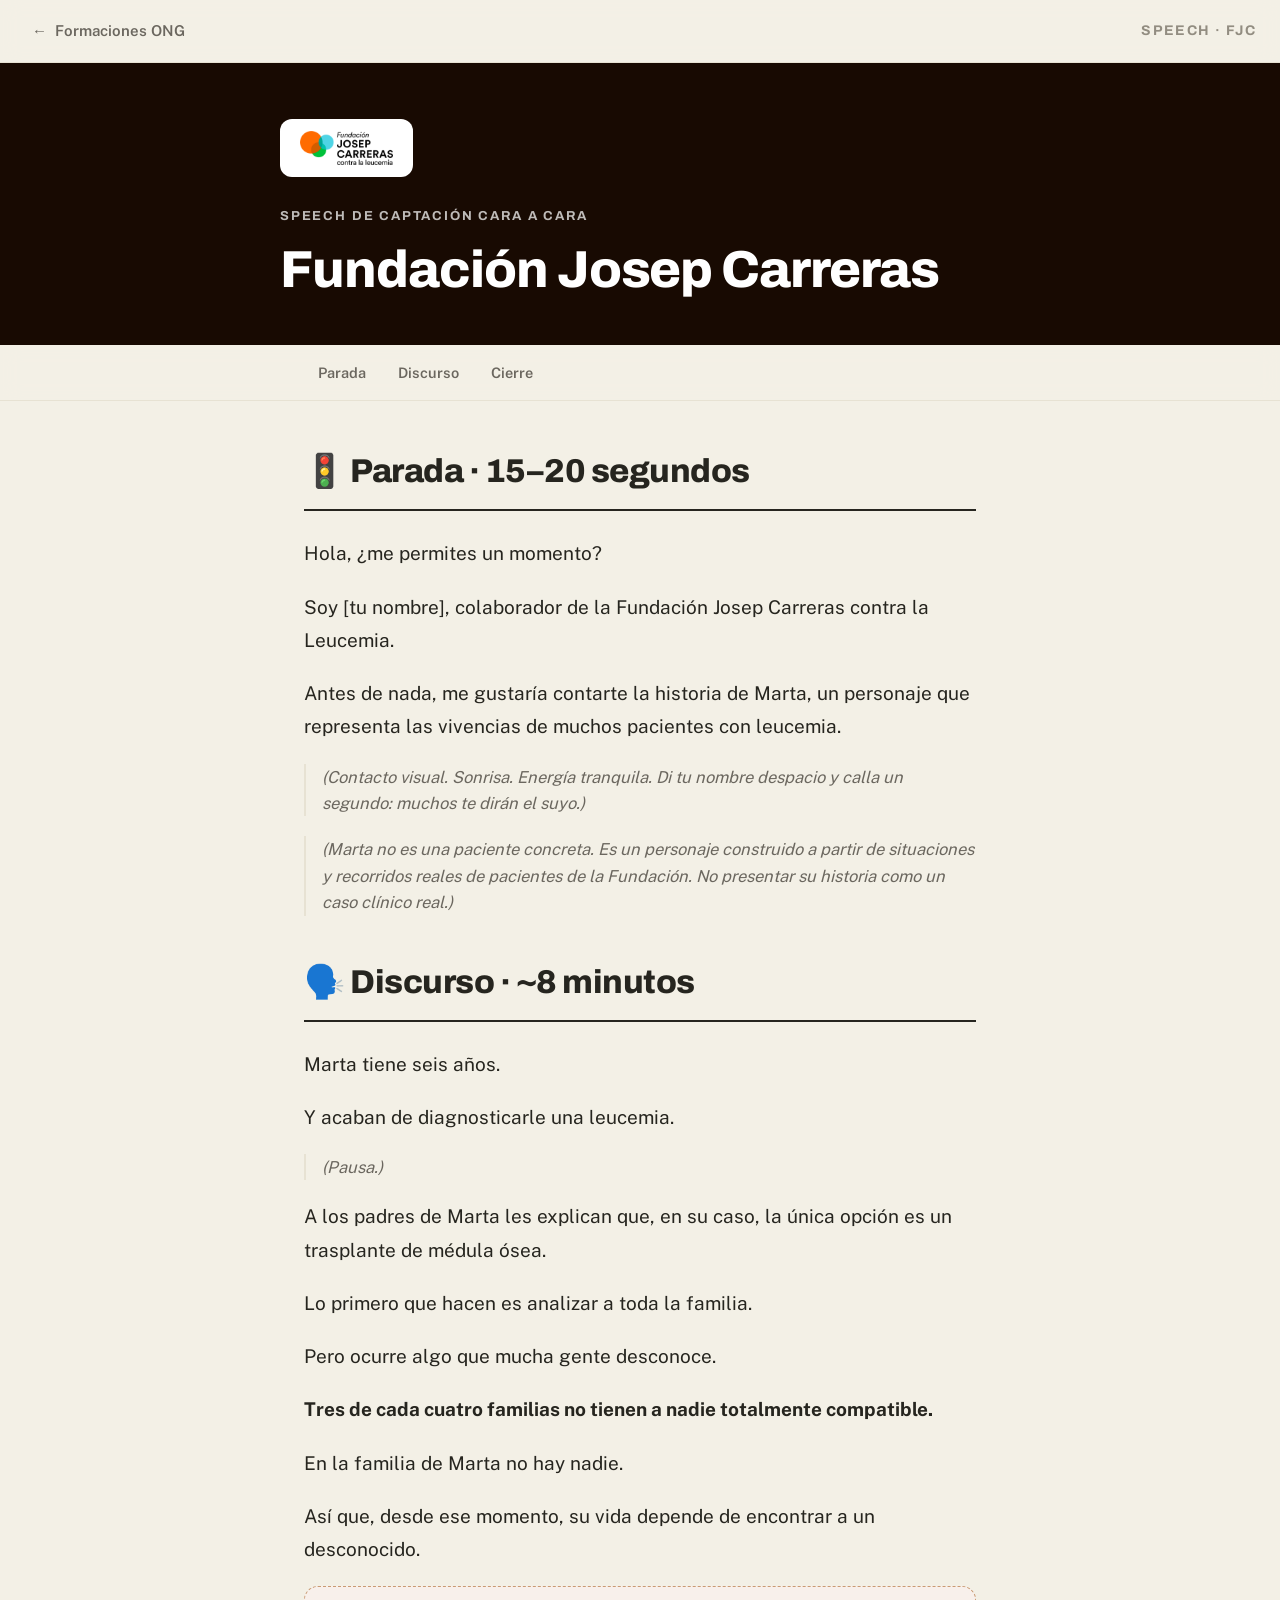
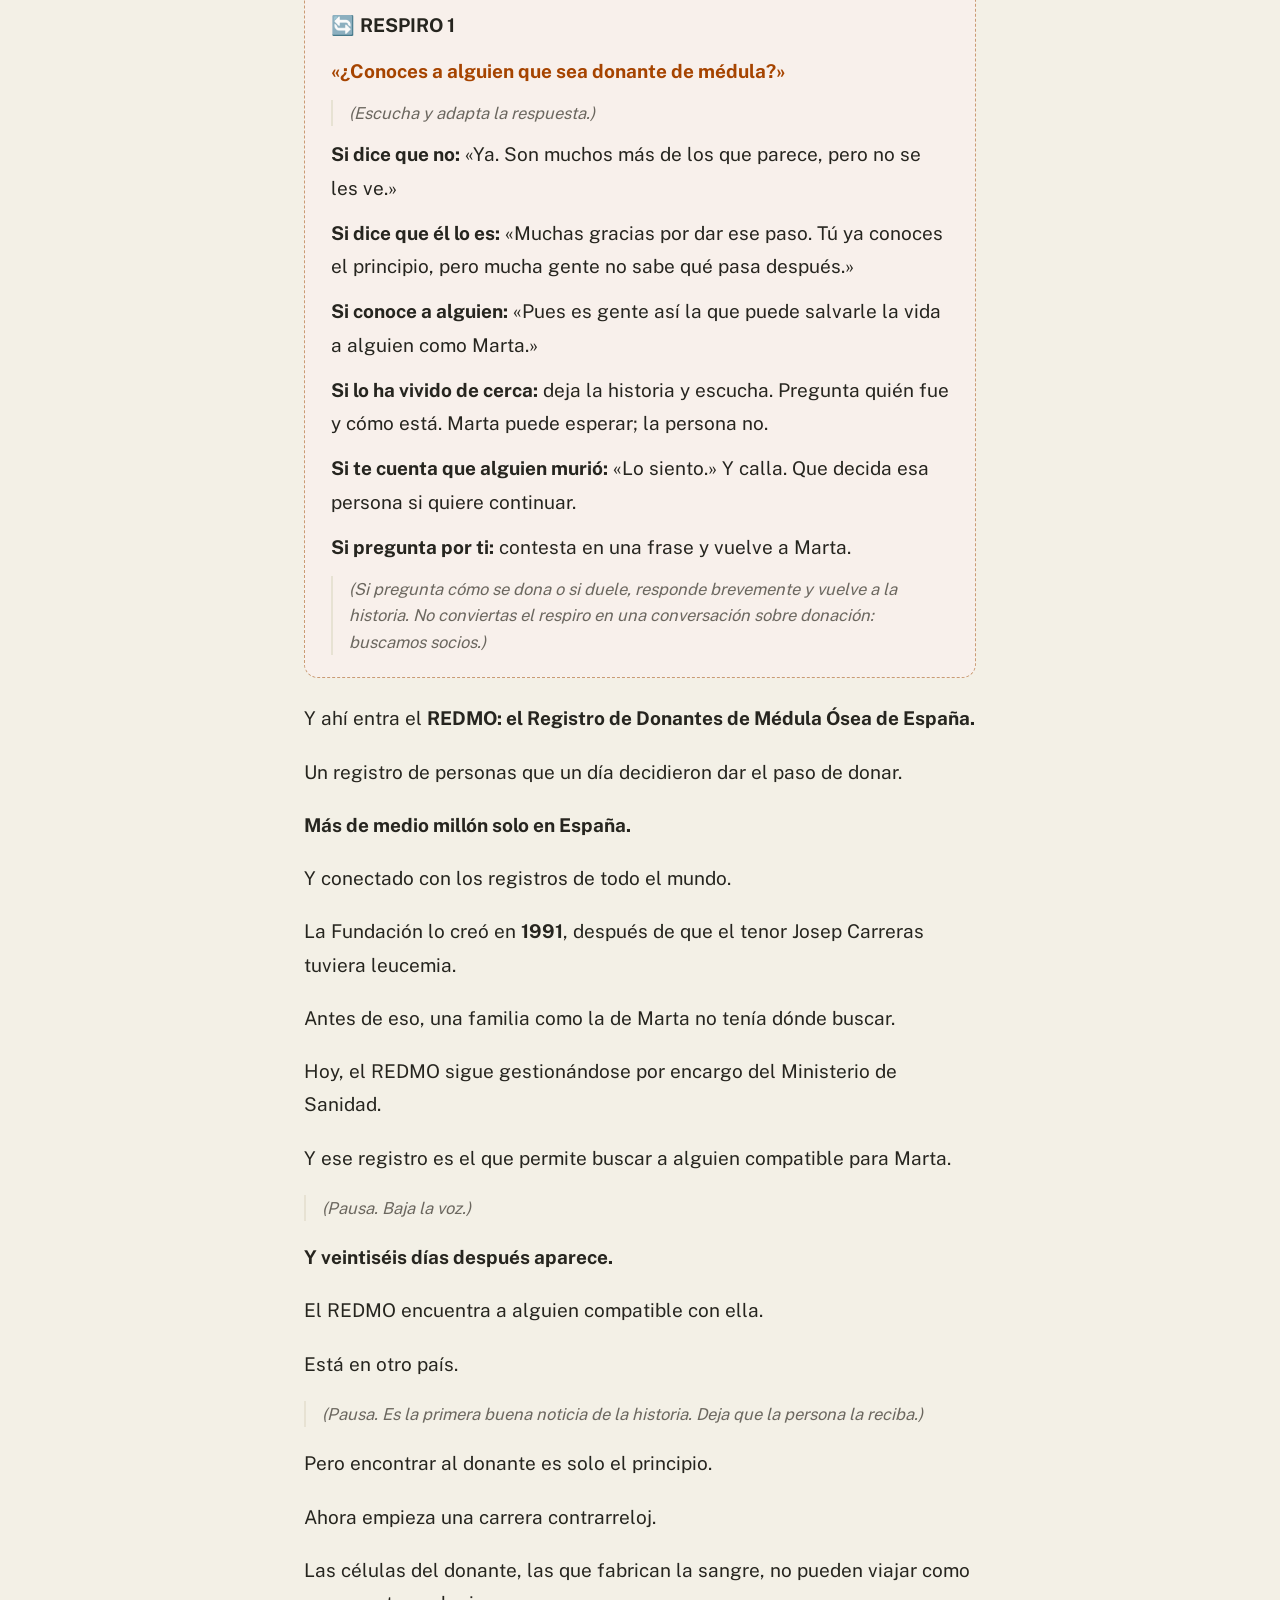
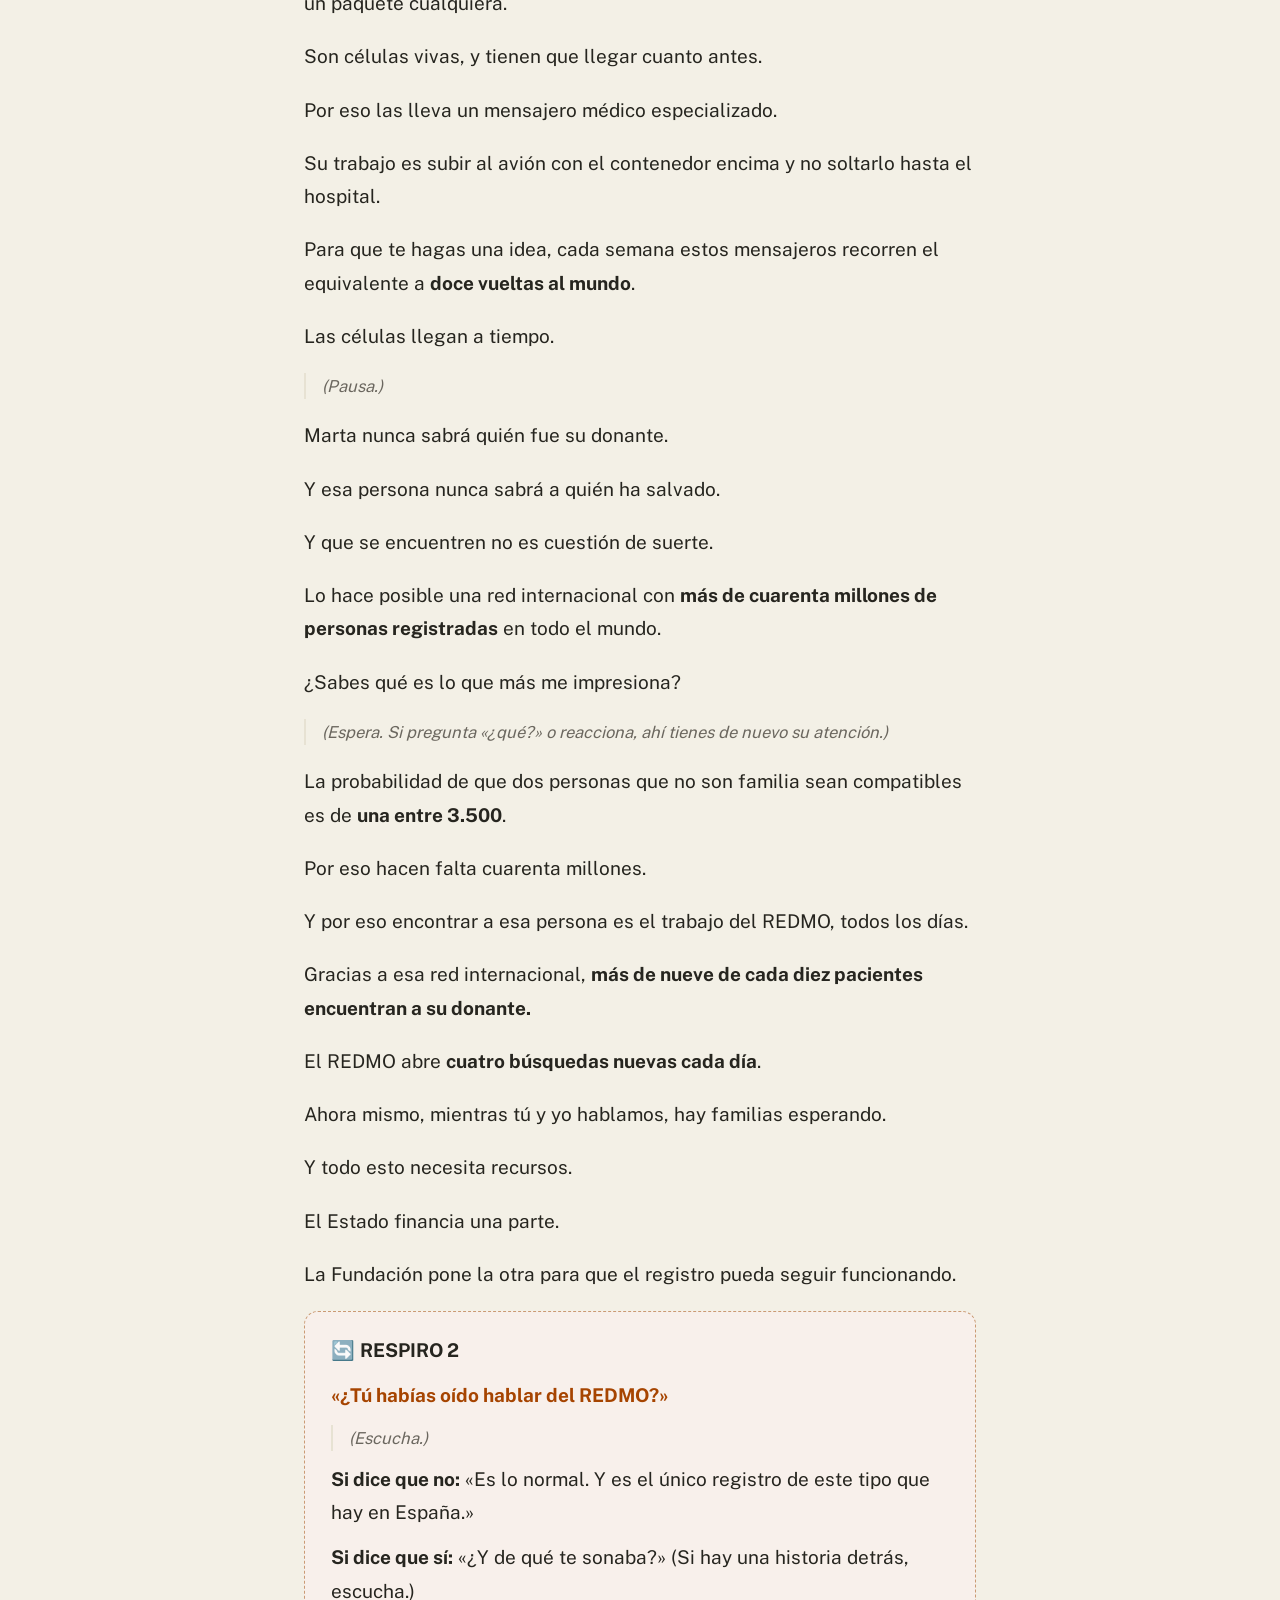
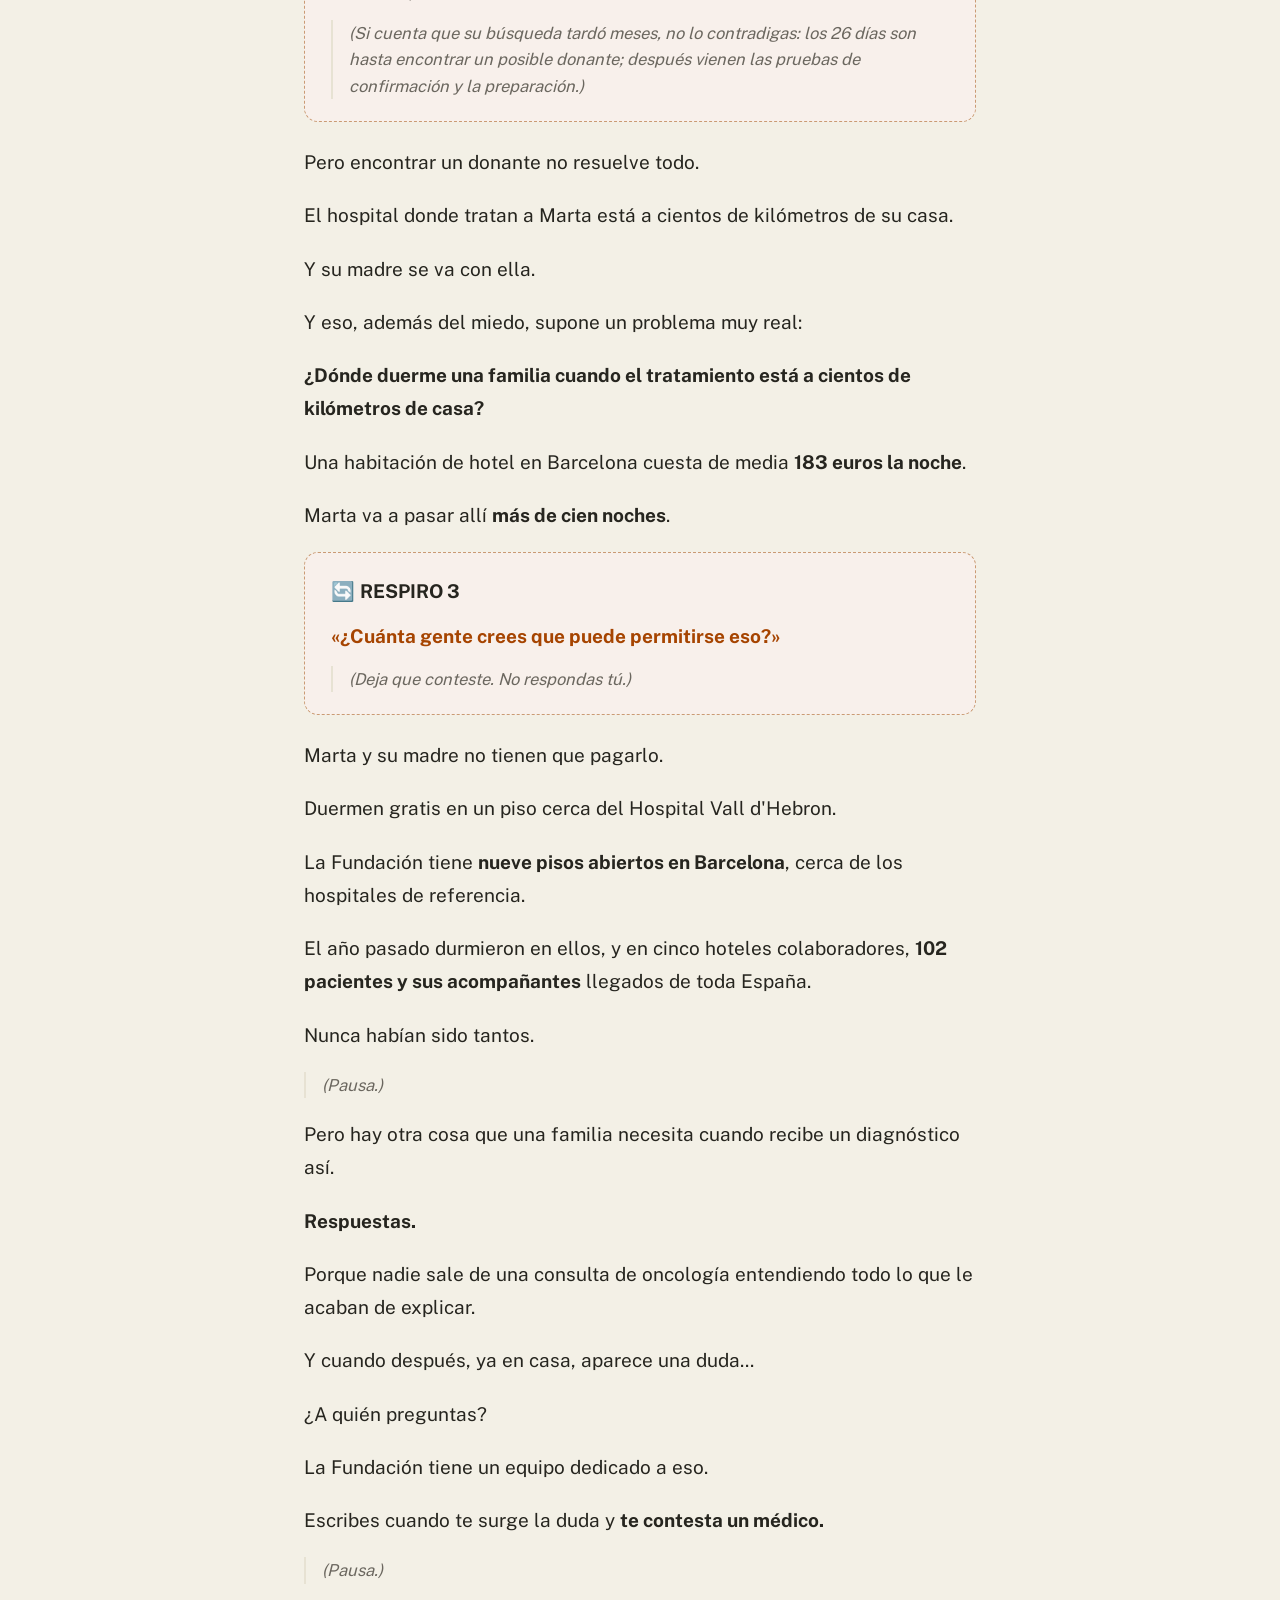
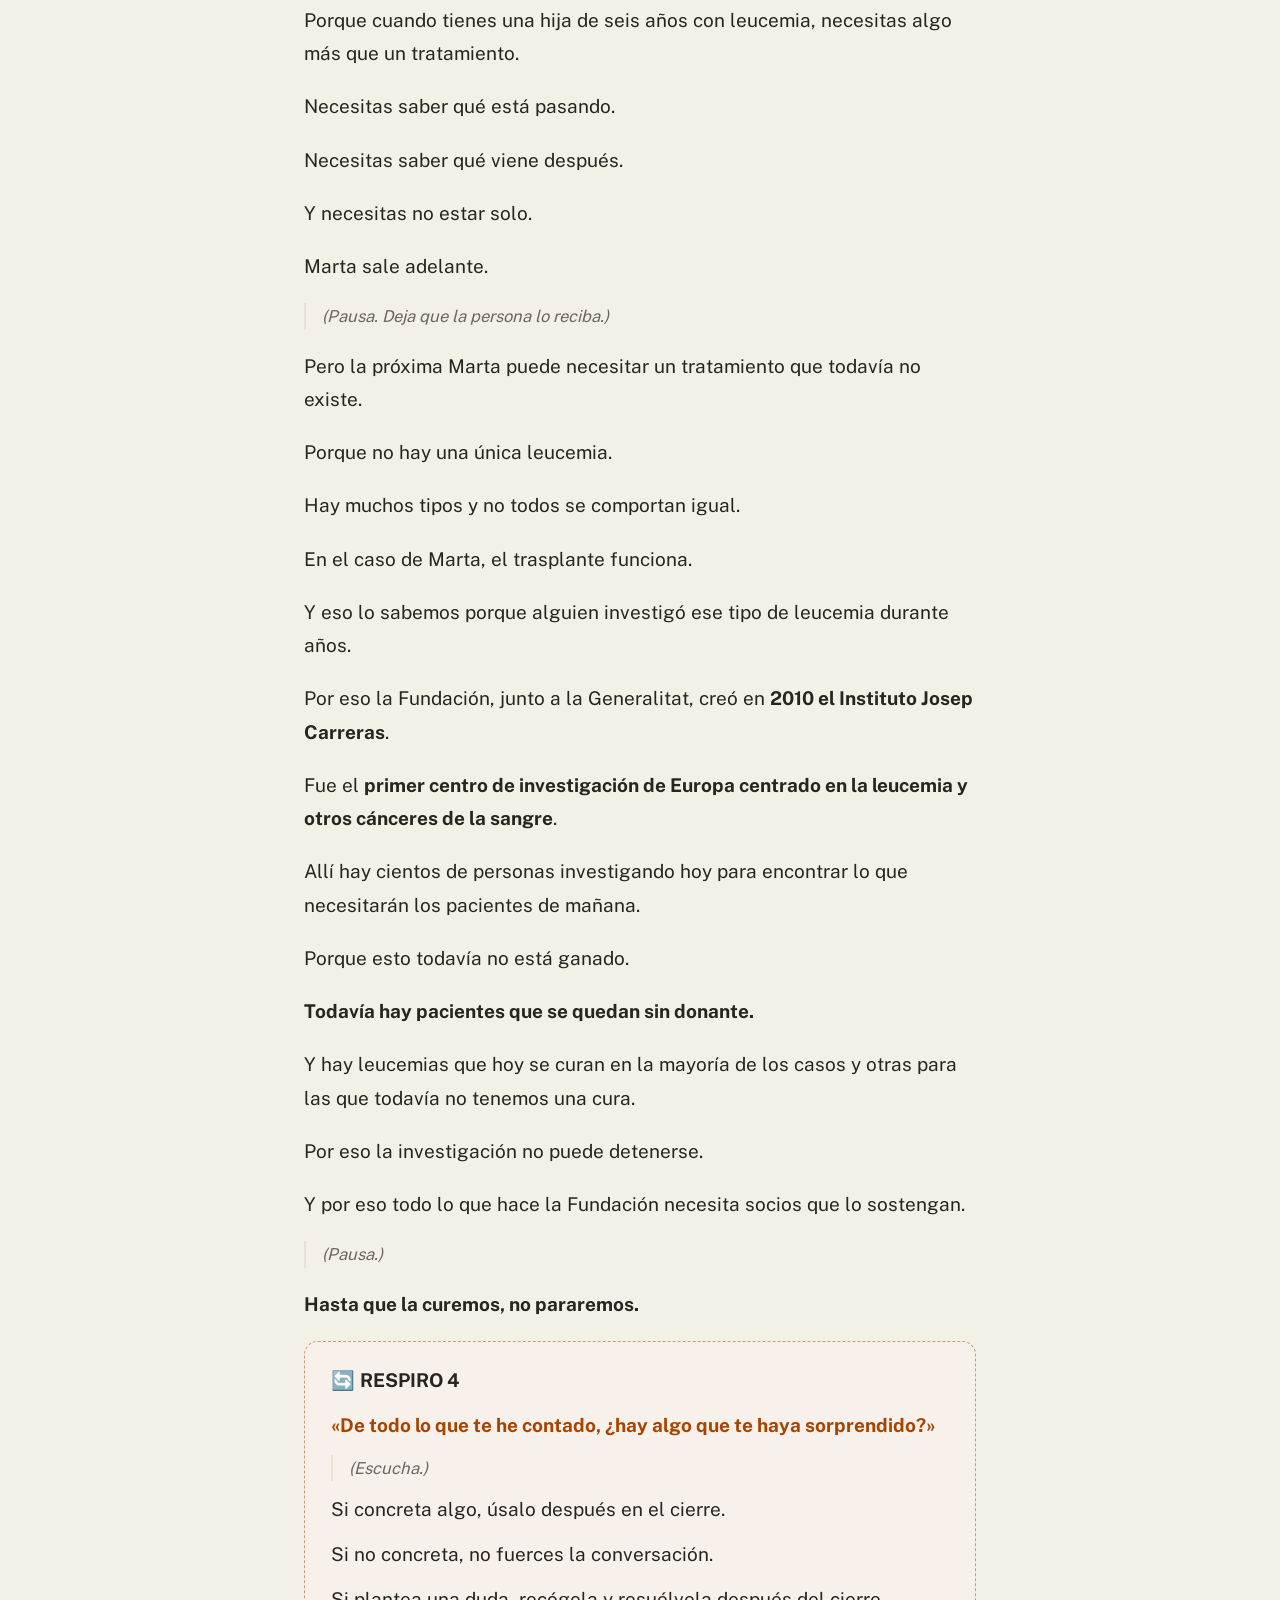
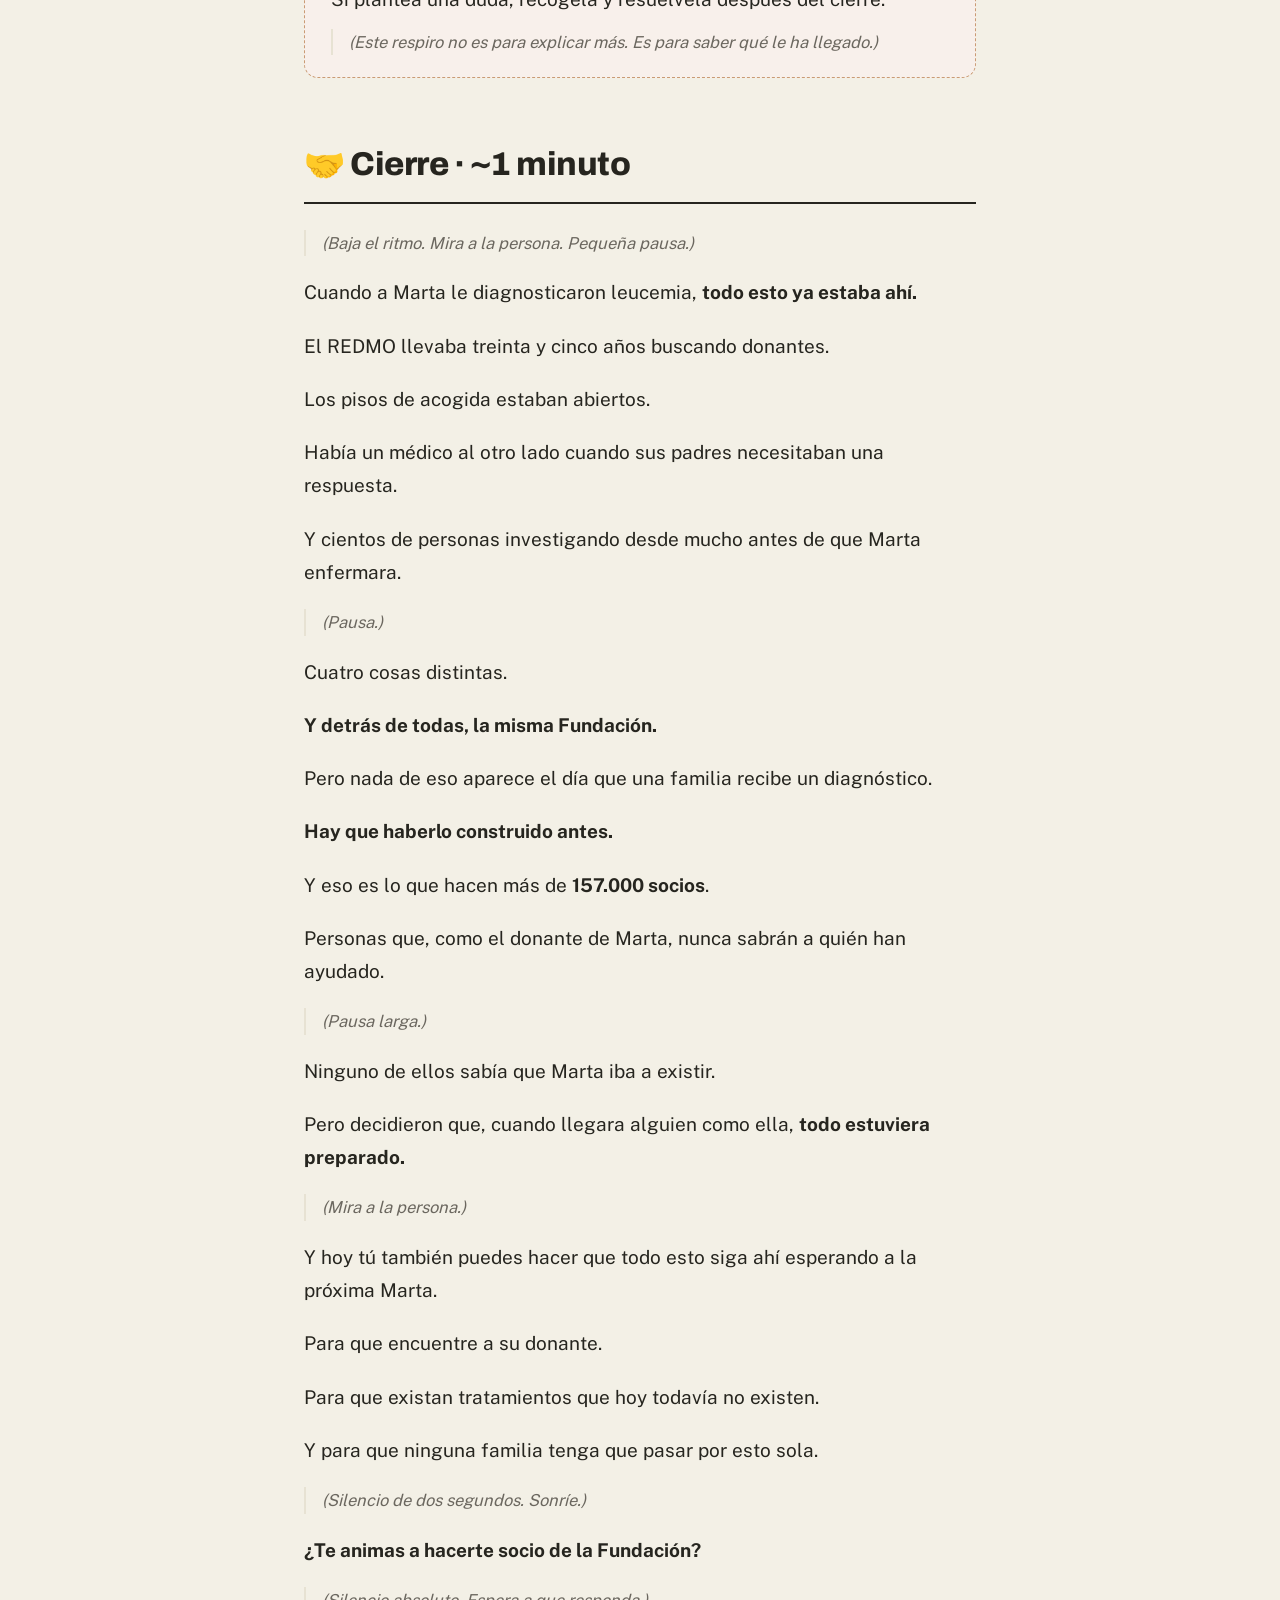
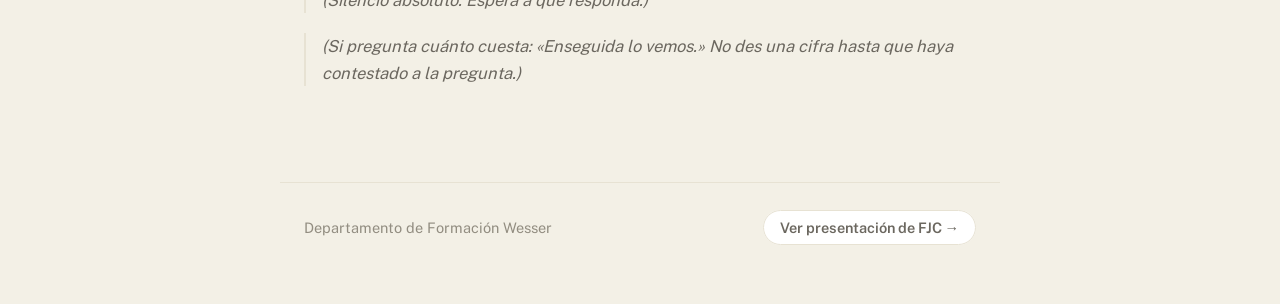
<file: speechs/speech_fjc.html>
<!DOCTYPE html>
<html lang="es">
<head>
<meta charset="utf-8">
<meta name="viewport" content="width=device-width, initial-scale=1">
<title>Speech FJC</title>
<meta name="robots" content="noindex, nofollow">
<link rel="icon" type="image/svg+xml" href="../assets/favicon.svg">
<link rel="stylesheet" href="../assets/speech.css">
</head>
<body style="--accent:#A64400;--band:#180a02;">

<div class="topbar">
  <a class="volver" href="../index.html"><span aria-hidden="true">←</span> Formaciones ONG</a>
  <span class="marca">Speech · FJC</span>
</div>

<header class="hero">
  <div class="interior">
    <div class="logo"><img src="../assets/logos/fjc.png" alt="Fundación Josep Carreras"></div>
    <div class="kicker">Speech de captación cara a cara</div>
    <h1>Fundación Josep Carreras</h1>
    
  </div>
</header>

<nav class="secciones" aria-label="Secciones del speech">
  <ol><li><a href="#parada-15-20-segundos">Parada</a></li><li><a href="#discurso-8-minutos">Discurso</a></li><li><a href="#cierre-1-minuto">Cierre</a></li></ol>
</nav>

<main>
<section id="parada-15-20-segundos">
<h2>🚦 Parada · 15–20 segundos</h2>
<p>Hola, ¿me permites un momento?</p>
<p>Soy [tu nombre], colaborador de la Fundación Josep Carreras contra la Leucemia.</p>
<p>Antes de nada, me gustaría contarte la historia de Marta, un personaje que representa las vivencias de muchos pacientes con leucemia.</p>
<p class="acotacion"><em>(Contacto visual. Sonrisa. Energía tranquila. Di tu nombre despacio y calla un segundo: muchos te dirán el suyo.)</em></p>
<p class="acotacion"><em>(Marta no es una paciente concreta. Es un personaje construido a partir de situaciones y recorridos reales de pacientes de la Fundación. No presentar su historia como un caso clínico real.)</em></p>
</section>

<section id="discurso-8-minutos">
<h2>🗣️ Discurso · ~8 minutos</h2>
<p>Marta tiene seis años.</p>
<p>Y acaban de diagnosticarle una leucemia.</p>
<p class="acotacion"><em>(Pausa.)</em></p>
<p>A los padres de Marta les explican que, en su caso, la única opción es un trasplante de médula ósea.</p>
<p>Lo primero que hacen es analizar a toda la familia.</p>
<p>Pero ocurre algo que mucha gente desconoce.</p>
<p><strong>Tres de cada cuatro familias no tienen a nadie totalmente compatible.</strong></p>
<p>En la familia de Marta no hay nadie.</p>
<p>Así que, desde ese momento, su vida depende de encontrar a un desconocido.</p>
<blockquote class="respiro"><p>🔄 <strong>RESPIRO 1</strong></p>
<p><strong>«¿Conoces a alguien que sea donante de médula?»</strong></p>
<p class="acotacion"><em>(Escucha y adapta la respuesta.)</em></p>
<p><strong>Si dice que no:</strong> «Ya. Son muchos más de los que parece, pero no se les ve.»</p>
<p><strong>Si dice que él lo es:</strong> «Muchas gracias por dar ese paso. Tú ya conoces el principio, pero mucha gente no sabe qué pasa después.»</p>
<p><strong>Si conoce a alguien:</strong> «Pues es gente así la que puede salvarle la vida a alguien como Marta.»</p>
<p><strong>Si lo ha vivido de cerca:</strong> deja la historia y escucha. Pregunta quién fue y cómo está. Marta puede esperar; la persona no.</p>
<p><strong>Si te cuenta que alguien murió:</strong> «Lo siento.» Y calla. Que decida esa persona si quiere continuar.</p>
<p><strong>Si pregunta por ti:</strong> contesta en una frase y vuelve a Marta.</p>
<p class="acotacion"><em>(Si pregunta cómo se dona o si duele, responde brevemente y vuelve a la historia. No conviertas el respiro en una conversación sobre donación: buscamos socios.)</em></p></blockquote>
<p>Y ahí entra el <strong>REDMO: el Registro de Donantes de Médula Ósea de España.</strong></p>
<p>Un registro de personas que un día decidieron dar el paso de donar.</p>
<p><strong>Más de medio millón solo en España.</strong></p>
<p>Y conectado con los registros de todo el mundo.</p>
<p>La Fundación lo creó en <strong>1991</strong>, después de que el tenor Josep Carreras tuviera leucemia.</p>
<p>Antes de eso, una familia como la de Marta no tenía dónde buscar.</p>
<p>Hoy, el REDMO sigue gestionándose por encargo del Ministerio de Sanidad.</p>
<p>Y ese registro es el que permite buscar a alguien compatible para Marta.</p>
<p class="acotacion"><em>(Pausa. Baja la voz.)</em></p>
<p><strong>Y veintiséis días después aparece.</strong></p>
<p>El REDMO encuentra a alguien compatible con ella.</p>
<p>Está en otro país.</p>
<p class="acotacion"><em>(Pausa. Es la primera buena noticia de la historia. Deja que la persona la reciba.)</em></p>
<p>Pero encontrar al donante es solo el principio.</p>
<p>Ahora empieza una carrera contrarreloj.</p>
<p>Las células del donante, las que fabrican la sangre, no pueden viajar como un paquete cualquiera.</p>
<p>Son células vivas, y tienen que llegar cuanto antes.</p>
<p>Por eso las lleva un mensajero médico especializado.</p>
<p>Su trabajo es subir al avión con el contenedor encima y no soltarlo hasta el hospital.</p>
<p>Para que te hagas una idea, cada semana estos mensajeros recorren el equivalente a <strong>doce vueltas al mundo</strong>.</p>
<p>Las células llegan a tiempo.</p>
<p class="acotacion"><em>(Pausa.)</em></p>
<p>Marta nunca sabrá quién fue su donante.</p>
<p>Y esa persona nunca sabrá a quién ha salvado.</p>
<p>Y que se encuentren no es cuestión de suerte.</p>
<p>Lo hace posible una red internacional con <strong>más de cuarenta millones de personas registradas</strong> en todo el mundo.</p>
<p>¿Sabes qué es lo que más me impresiona?</p>
<p class="acotacion"><em>(Espera. Si pregunta «¿qué?» o reacciona, ahí tienes de nuevo su atención.)</em></p>
<p>La probabilidad de que dos personas que no son familia sean compatibles es de <strong>una entre 3.500</strong>.</p>
<p>Por eso hacen falta cuarenta millones.</p>
<p>Y por eso encontrar a esa persona es el trabajo del REDMO, todos los días.</p>
<p>Gracias a esa red internacional, <strong>más de nueve de cada diez pacientes encuentran a su donante.</strong></p>
<p>El REDMO abre <strong>cuatro búsquedas nuevas cada día</strong>.</p>
<p>Ahora mismo, mientras tú y yo hablamos, hay familias esperando.</p>
<p>Y todo esto necesita recursos.</p>
<p>El Estado financia una parte.</p>
<p>La Fundación pone la otra para que el registro pueda seguir funcionando.</p>
<blockquote class="respiro"><p>🔄 <strong>RESPIRO 2</strong></p>
<p><strong>«¿Tú habías oído hablar del REDMO?»</strong></p>
<p class="acotacion"><em>(Escucha.)</em></p>
<p><strong>Si dice que no:</strong> «Es lo normal. Y es el único registro de este tipo que hay en España.»</p>
<p><strong>Si dice que sí:</strong> «¿Y de qué te sonaba?» (Si hay una historia detrás, escucha.)</p>
<p class="acotacion"><em>(Si cuenta que su búsqueda tardó meses, no lo contradigas: los 26 días son hasta encontrar un posible donante; después vienen las pruebas de confirmación y la preparación.)</em></p></blockquote>
<p>Pero encontrar un donante no resuelve todo.</p>
<p>El hospital donde tratan a Marta está a cientos de kilómetros de su casa.</p>
<p>Y su madre se va con ella.</p>
<p>Y eso, además del miedo, supone un problema muy real:</p>
<p><strong>¿Dónde duerme una familia cuando el tratamiento está a cientos de kilómetros de casa?</strong></p>
<p>Una habitación de hotel en Barcelona cuesta de media <strong>183 euros la noche</strong>.</p>
<p>Marta va a pasar allí <strong>más de cien noches</strong>.</p>
<blockquote class="respiro"><p>🔄 <strong>RESPIRO 3</strong></p>
<p><strong>«¿Cuánta gente crees que puede permitirse eso?»</strong></p>
<p class="acotacion"><em>(Deja que conteste. No respondas tú.)</em></p></blockquote>
<p>Marta y su madre no tienen que pagarlo.</p>
<p>Duermen gratis en un piso cerca del Hospital Vall d'Hebron.</p>
<p>La Fundación tiene <strong>nueve pisos abiertos en Barcelona</strong>, cerca de los hospitales de referencia.</p>
<p>El año pasado durmieron en ellos, y en cinco hoteles colaboradores, <strong>102 pacientes y sus acompañantes</strong> llegados de toda España.</p>
<p>Nunca habían sido tantos.</p>
<p class="acotacion"><em>(Pausa.)</em></p>
<p>Pero hay otra cosa que una familia necesita cuando recibe un diagnóstico así.</p>
<p><strong>Respuestas.</strong></p>
<p>Porque nadie sale de una consulta de oncología entendiendo todo lo que le acaban de explicar.</p>
<p>Y cuando después, ya en casa, aparece una duda...</p>
<p>¿A quién preguntas?</p>
<p>La Fundación tiene un equipo dedicado a eso.</p>
<p>Escribes cuando te surge la duda y <strong>te contesta un médico.</strong></p>
<p class="acotacion"><em>(Pausa.)</em></p>
<p>Porque cuando tienes una hija de seis años con leucemia, necesitas algo más que un tratamiento.</p>
<p>Necesitas saber qué está pasando.</p>
<p>Necesitas saber qué viene después.</p>
<p>Y necesitas no estar solo.</p>
<p>Marta sale adelante.</p>
<p class="acotacion"><em>(Pausa. Deja que la persona lo reciba.)</em></p>
<p>Pero la próxima Marta puede necesitar un tratamiento que todavía no existe.</p>
<p>Porque no hay una única leucemia.</p>
<p>Hay muchos tipos y no todos se comportan igual.</p>
<p>En el caso de Marta, el trasplante funciona.</p>
<p>Y eso lo sabemos porque alguien investigó ese tipo de leucemia durante años.</p>
<p>Por eso la Fundación, junto a la Generalitat, creó en <strong>2010 el Instituto Josep Carreras</strong>.</p>
<p>Fue el <strong>primer centro de investigación de Europa centrado en la leucemia y otros cánceres de la sangre</strong>.</p>
<p>Allí hay cientos de personas investigando hoy para encontrar lo que necesitarán los pacientes de mañana.</p>
<p>Porque esto todavía no está ganado.</p>
<p><strong>Todavía hay pacientes que se quedan sin donante.</strong></p>
<p>Y hay leucemias que hoy se curan en la mayoría de los casos y otras para las que todavía no tenemos una cura.</p>
<p>Por eso la investigación no puede detenerse.</p>
<p>Y por eso todo lo que hace la Fundación necesita socios que lo sostengan.</p>
<p class="acotacion"><em>(Pausa.)</em></p>
<p><strong>Hasta que la curemos, no pararemos.</strong></p>
<blockquote class="respiro"><p>🔄 <strong>RESPIRO 4</strong></p>
<p><strong>«De todo lo que te he contado, ¿hay algo que te haya sorprendido?»</strong></p>
<p class="acotacion"><em>(Escucha.)</em></p>
<p>Si concreta algo, úsalo después en el cierre.</p>
<p>Si no concreta, no fuerces la conversación.</p>
<p>Si plantea una duda, recógela y resuélvela después del cierre.</p>
<p class="acotacion"><em>(Este respiro no es para explicar más. Es para saber qué le ha llegado.)</em></p></blockquote>
</section>

<section id="cierre-1-minuto">
<h2>🤝 Cierre · ~1 minuto</h2>
<p class="acotacion"><em>(Baja el ritmo. Mira a la persona. Pequeña pausa.)</em></p>
<p>Cuando a Marta le diagnosticaron leucemia, <strong>todo esto ya estaba ahí.</strong></p>
<p>El REDMO llevaba treinta y cinco años buscando donantes.</p>
<p>Los pisos de acogida estaban abiertos.</p>
<p>Había un médico al otro lado cuando sus padres necesitaban una respuesta.</p>
<p>Y cientos de personas investigando desde mucho antes de que Marta enfermara.</p>
<p class="acotacion"><em>(Pausa.)</em></p>
<p>Cuatro cosas distintas.</p>
<p><strong>Y detrás de todas, la misma Fundación.</strong></p>
<p>Pero nada de eso aparece el día que una familia recibe un diagnóstico.</p>
<p><strong>Hay que haberlo construido antes.</strong></p>
<p>Y eso es lo que hacen más de <strong>157.000 socios</strong>.</p>
<p>Personas que, como el donante de Marta, nunca sabrán a quién han ayudado.</p>
<p class="acotacion"><em>(Pausa larga.)</em></p>
<p>Ninguno de ellos sabía que Marta iba a existir.</p>
<p>Pero decidieron que, cuando llegara alguien como ella, <strong>todo estuviera preparado.</strong></p>
<p class="acotacion"><em>(Mira a la persona.)</em></p>
<p>Y hoy tú también puedes hacer que todo esto siga ahí esperando a la próxima Marta.</p>
<p>Para que encuentre a su donante.</p>
<p>Para que existan tratamientos que hoy todavía no existen.</p>
<p>Y para que ninguna familia tenga que pasar por esto sola.</p>
<p class="acotacion"><em>(Silencio de dos segundos. Sonríe.)</em></p>
<p><strong>¿Te animas a hacerte socio de la Fundación?</strong></p>
<p class="acotacion"><em>(Silencio absoluto. Espera a que responda.)</em></p>
<p class="acotacion"><em>(Si pregunta cuánto cuesta: «Enseguida lo vemos.» No des una cifra hasta que haya contestado a la pregunta.)</em></p>
</section>
</main>

<footer class="pie">
  <span>Departamento de Formación Wesser</span>
  <span>
    <a href="../bundled/Formaci%C3%B3n%20FJC.html">Ver presentación de FJC →</a>
  </span>
</footer>

<script>
// Resalta en el navegador la seccion visible.
(function () {
  var enlaces = [].slice.call(document.querySelectorAll('.secciones a'));
  var secciones = enlaces.map(function (a) { return document.getElementById(a.hash.slice(1)); });
  if (!('IntersectionObserver' in window) || !secciones.length) return;

  var visibles = new Set();
  var obs = new IntersectionObserver(function (entradas) {
    entradas.forEach(function (e) {
      if (e.isIntersecting) visibles.add(e.target); else visibles.delete(e.target);
    });
    var activa = secciones.find(function (s) { return visibles.has(s); });
    enlaces.forEach(function (a, n) { a.classList.toggle('activa', secciones[n] === activa); });
  }, { rootMargin: '-135px 0px -65% 0px' });

  secciones.forEach(function (s) { if (s) obs.observe(s); });
})();
</script>

</body>
</html>
</file>
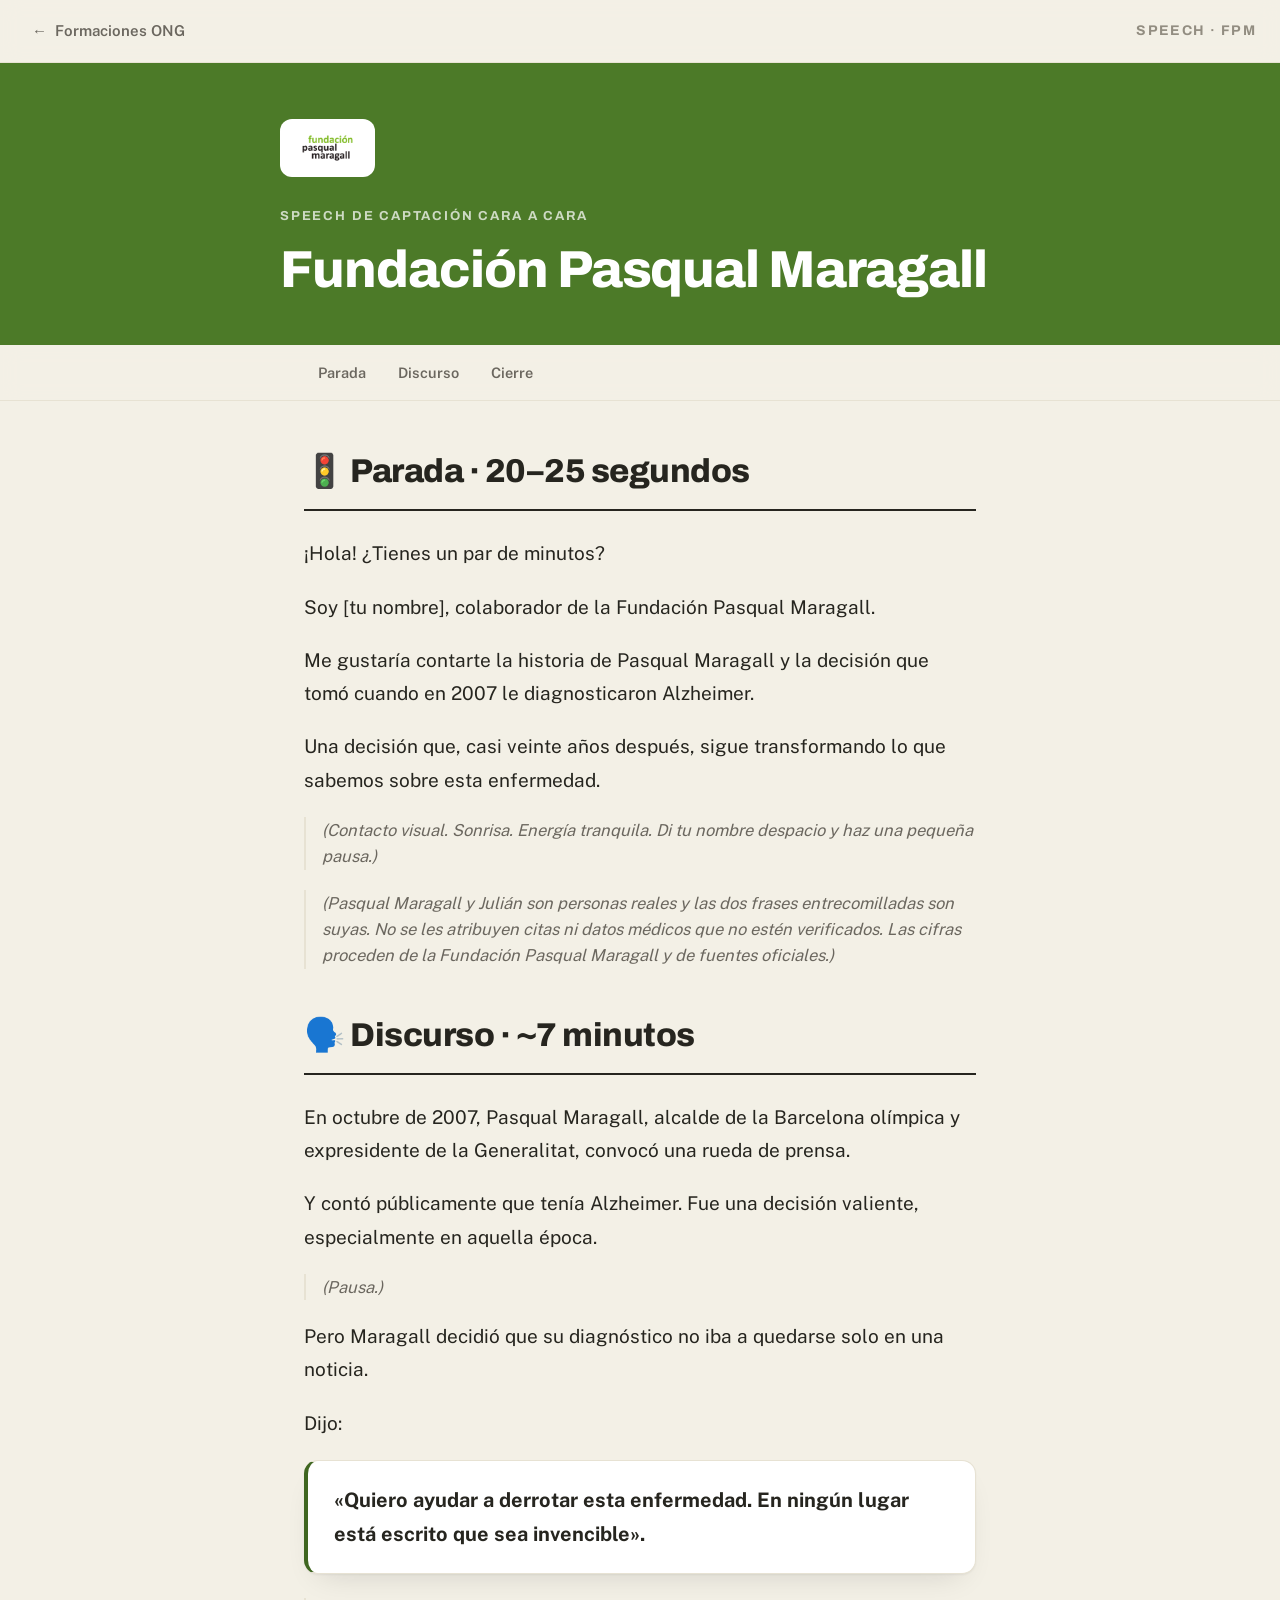
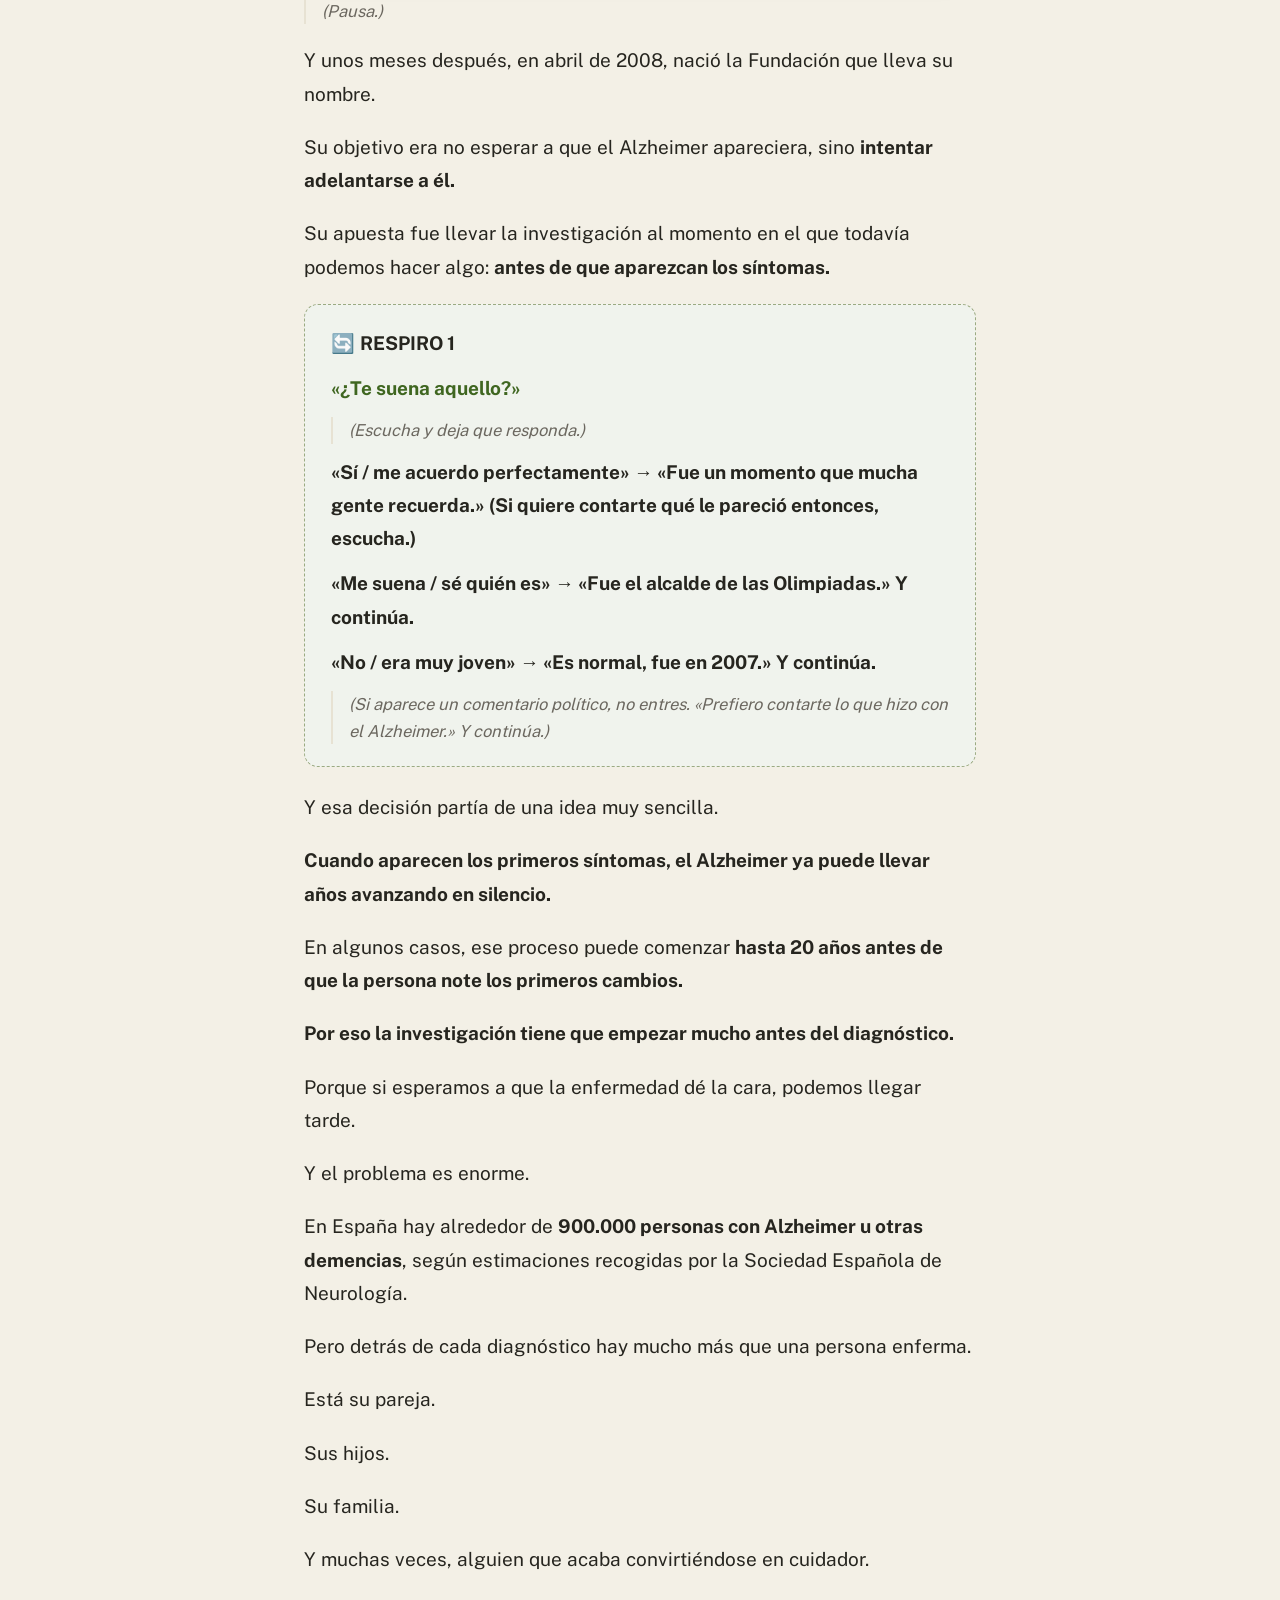
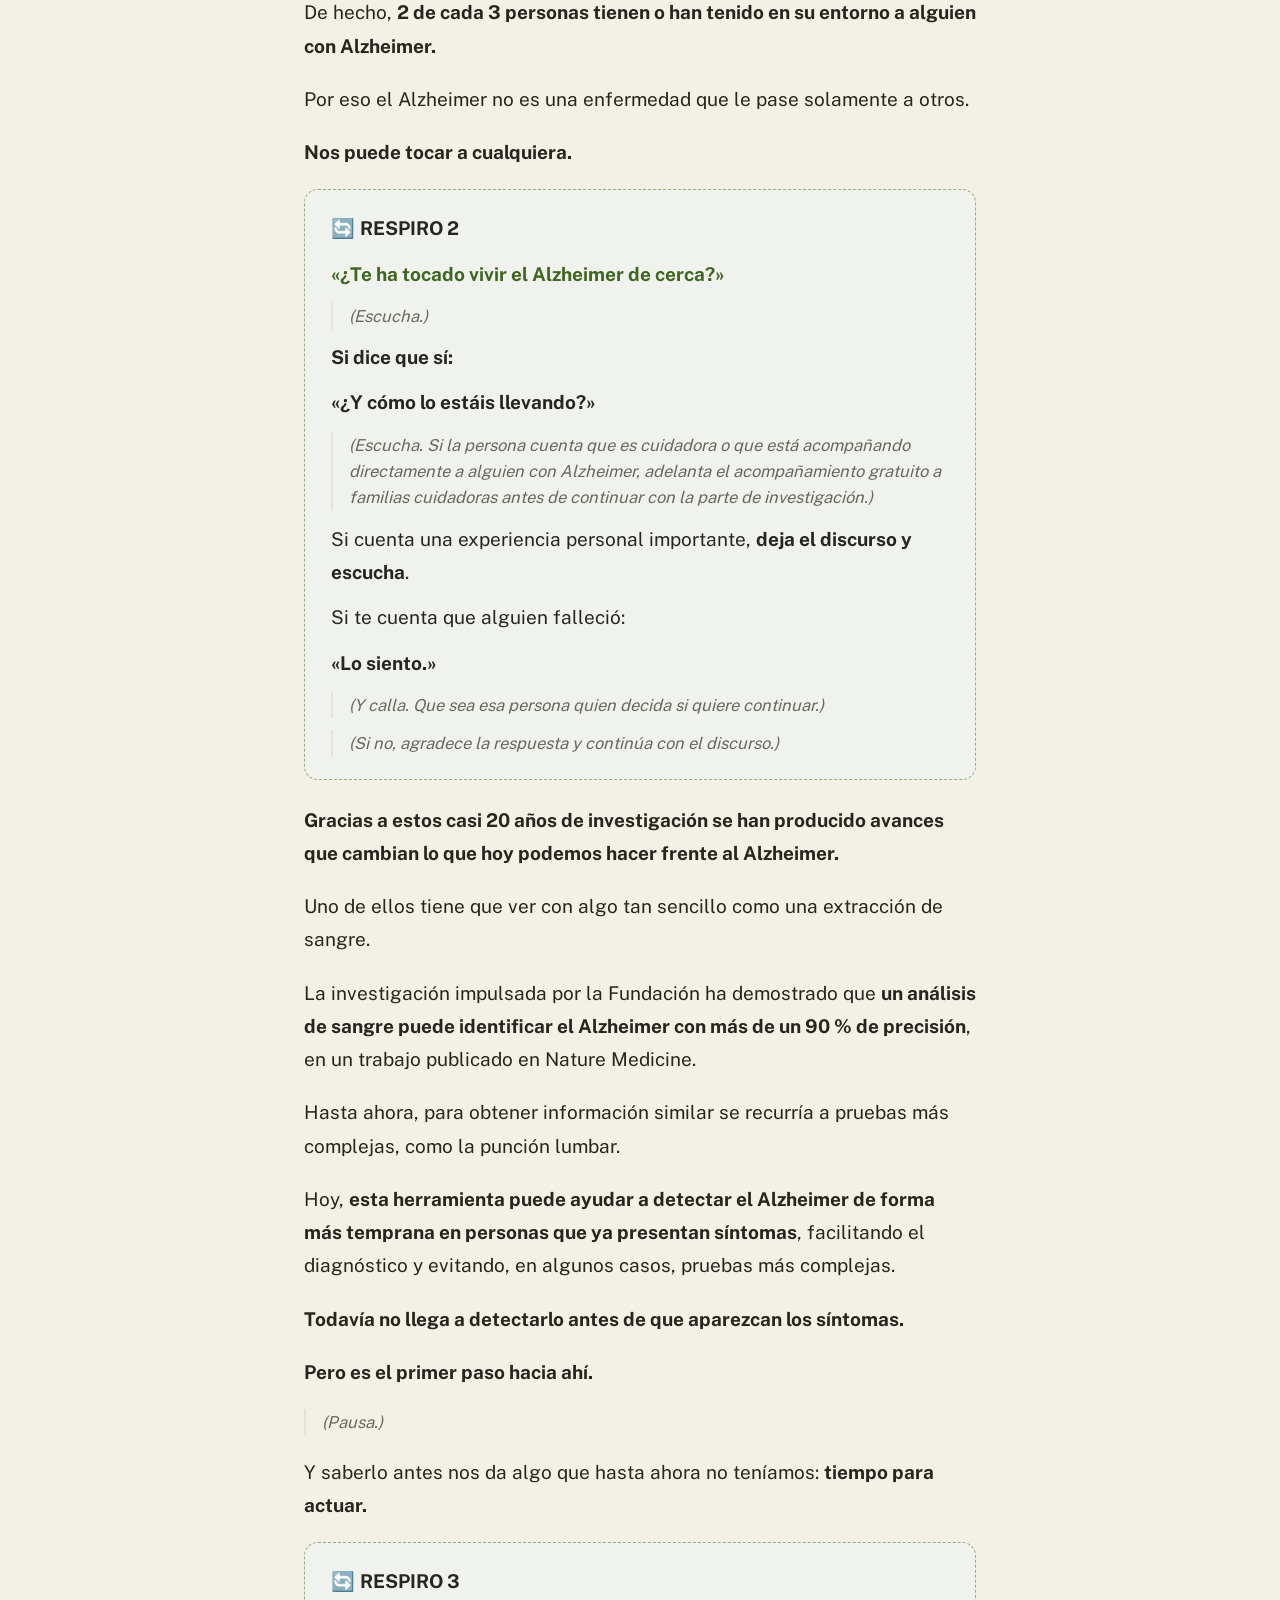
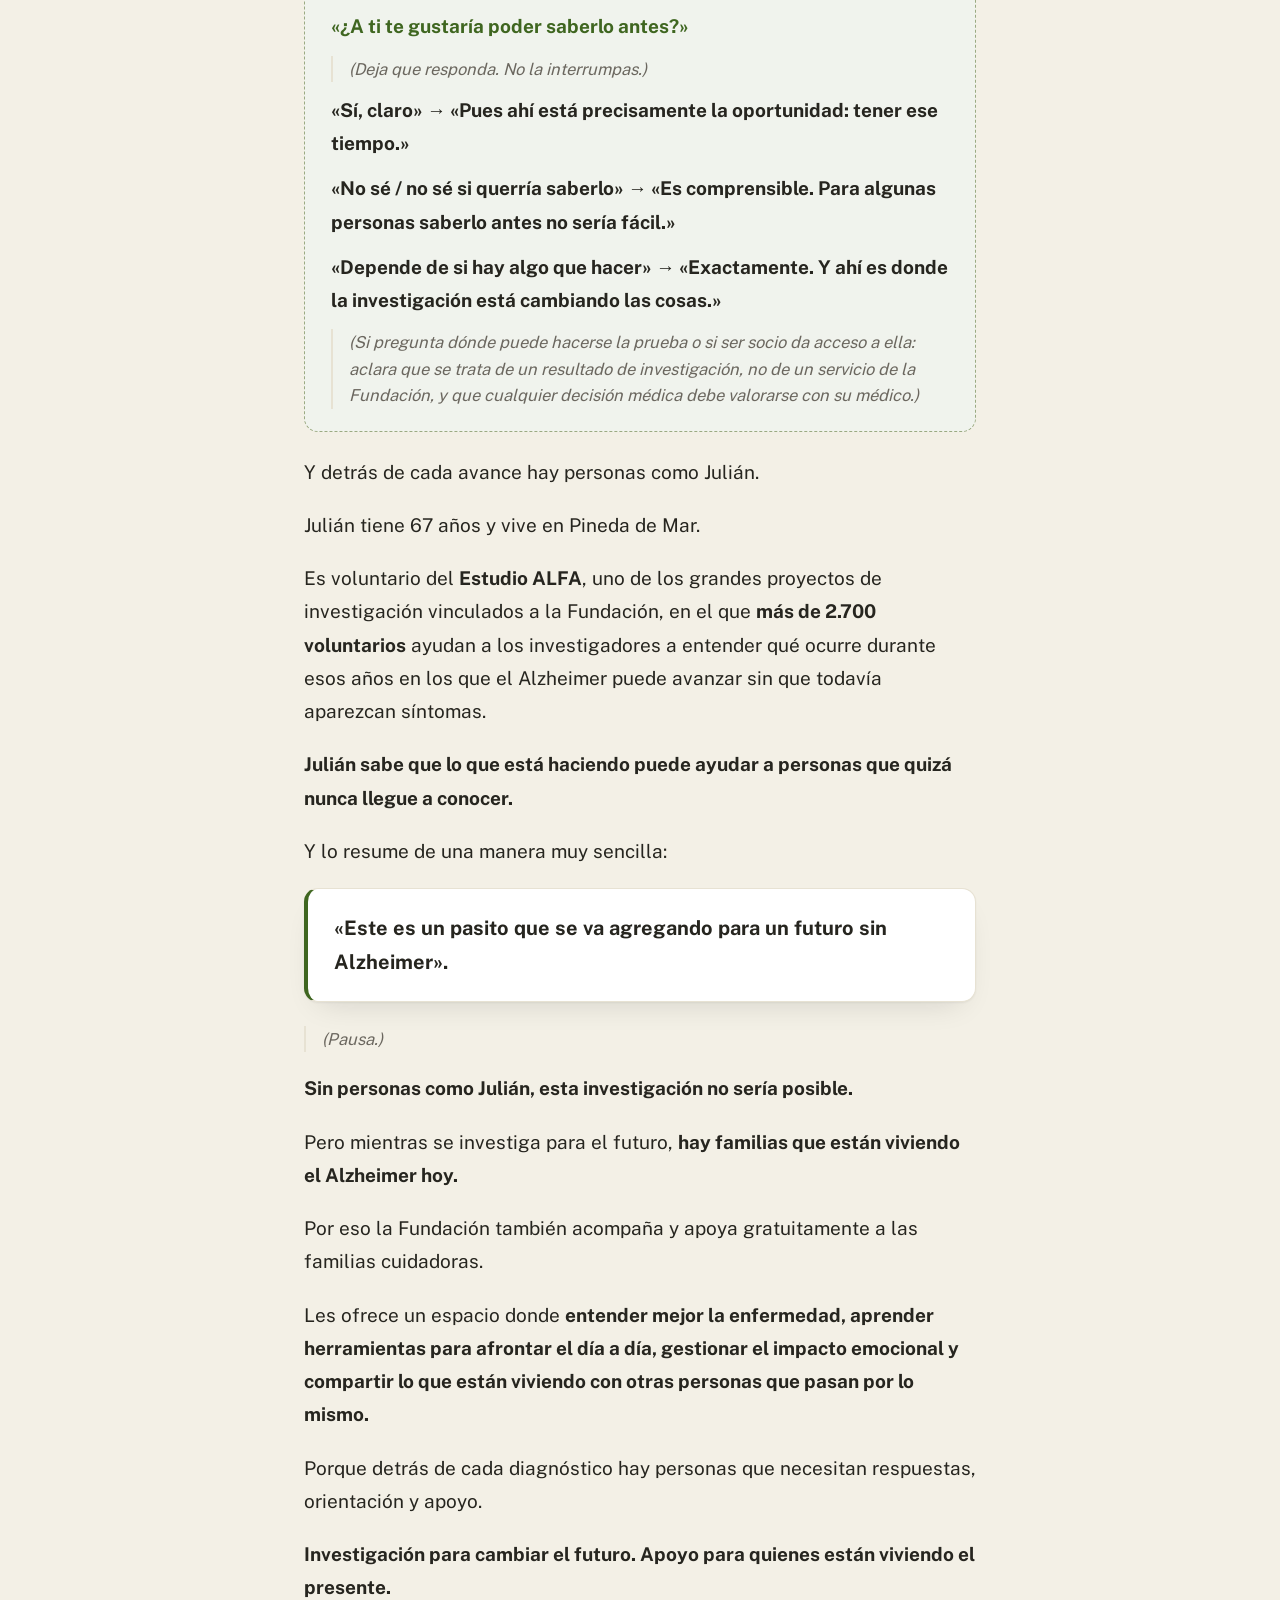
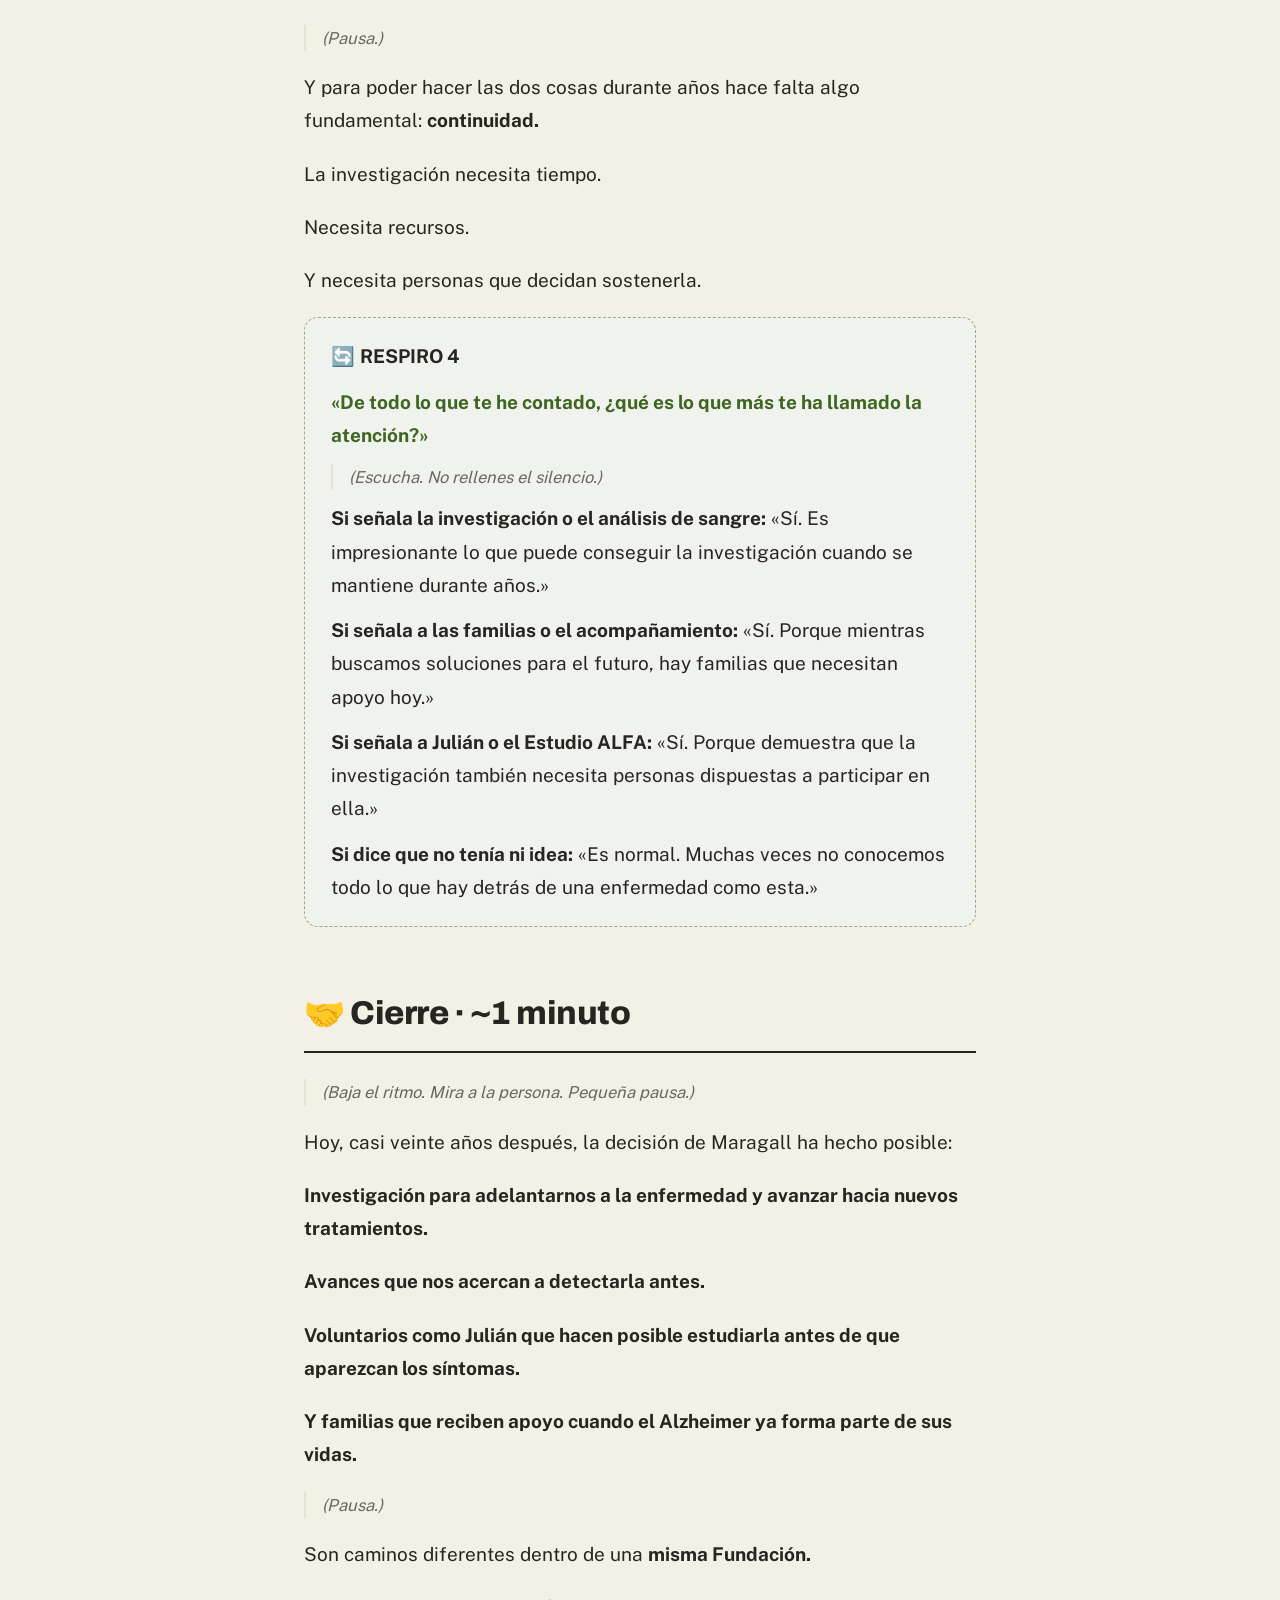
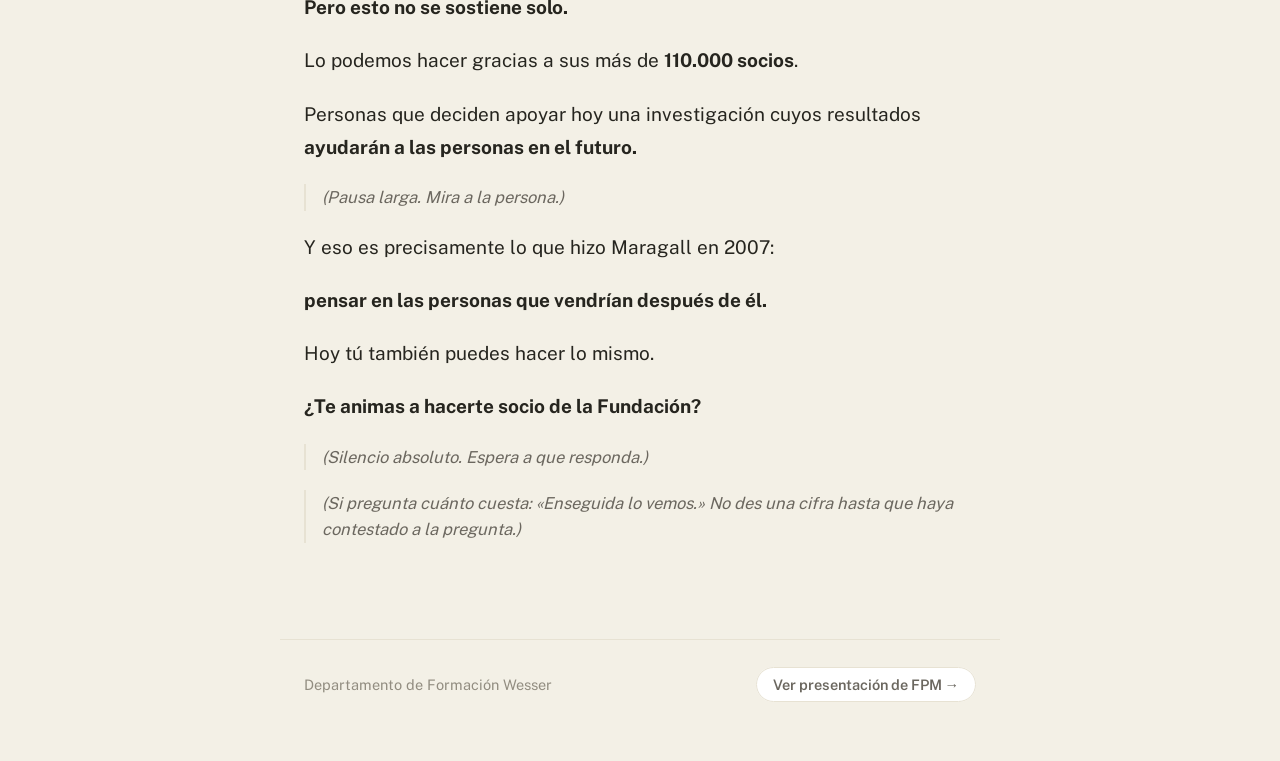
<file: speechs/speech_fpm.html>
<!DOCTYPE html>
<html lang="es">
<head>
<meta charset="utf-8">
<meta name="viewport" content="width=device-width, initial-scale=1">
<title>Speech FPM</title>
<meta name="robots" content="noindex, nofollow">
<link rel="icon" type="image/svg+xml" href="../assets/favicon.svg">
<link rel="stylesheet" href="../assets/speech.css">
</head>
<body style="--accent:#3F6620;--band:#4C7A28;">

<div class="topbar">
  <a class="volver" href="../index.html"><span aria-hidden="true">←</span> Formaciones ONG</a>
  <span class="marca">Speech · FPM</span>
</div>

<header class="hero">
  <div class="interior">
    <div class="logo"><img src="../assets/logos/fpm.png" alt="Fundación Pasqual Maragall"></div>
    <div class="kicker">Speech de captación cara a cara</div>
    <h1>Fundación Pasqual Maragall</h1>
    
  </div>
</header>

<nav class="secciones" aria-label="Secciones del speech">
  <ol><li><a href="#parada-20-25-segundos">Parada</a></li><li><a href="#discurso-7-minutos">Discurso</a></li><li><a href="#cierre-1-minuto">Cierre</a></li></ol>
</nav>

<main>
<section id="parada-20-25-segundos">
<h2>🚦 Parada · 20–25 segundos</h2>
<p>¡Hola! ¿Tienes un par de minutos?</p>
<p>Soy [tu nombre], colaborador de la Fundación Pasqual Maragall.</p>
<p>Me gustaría contarte la historia de Pasqual Maragall y la decisión que tomó cuando en 2007 le diagnosticaron Alzheimer.</p>
<p>Una decisión que, casi veinte años después, sigue transformando lo que sabemos sobre esta enfermedad.</p>
<p class="acotacion"><em>(Contacto visual. Sonrisa. Energía tranquila. Di tu nombre despacio y haz una pequeña pausa.)</em></p>
<p class="acotacion"><em>(Pasqual Maragall y Julián son personas reales y las dos frases entrecomilladas son suyas. No se les atribuyen citas ni datos médicos que no estén verificados. Las cifras proceden de la Fundación Pasqual Maragall y de fuentes oficiales.)</em></p>
</section>

<section id="discurso-7-minutos">
<h2>🗣️ Discurso · ~7 minutos</h2>
<p>En octubre de 2007, Pasqual Maragall, alcalde de la Barcelona olímpica y expresidente de la Generalitat, convocó una rueda de prensa.</p>
<p>Y contó públicamente que tenía Alzheimer. Fue una decisión valiente, especialmente en aquella época.</p>
<p class="acotacion"><em>(Pausa.)</em></p>
<p>Pero Maragall decidió que su diagnóstico no iba a quedarse solo en una noticia.</p>
<p>Dijo:</p>
<blockquote class="dicho"><p><strong>«Quiero ayudar a derrotar esta enfermedad. En ningún lugar está escrito que sea invencible».</strong></p></blockquote>
<p class="acotacion"><em>(Pausa.)</em></p>
<p>Y unos meses después, en abril de 2008, nació la Fundación que lleva su nombre.</p>
<p>Su objetivo era no esperar a que el Alzheimer apareciera, sino <strong>intentar adelantarse a él.</strong></p>
<p>Su apuesta fue llevar la investigación al momento en el que todavía podemos hacer algo: <strong>antes de que aparezcan los síntomas.</strong></p>
<blockquote class="respiro"><p>🔄 <strong>RESPIRO 1</strong></p>
<p><strong>«¿Te suena aquello?»</strong></p>
<p class="acotacion"><em>(Escucha y deja que responda.)</em></p>
<p><strong>«Sí / me acuerdo perfectamente» → «Fue un momento que mucha gente recuerda.» (Si quiere contarte qué le pareció entonces, escucha.)</strong></p>
<p><strong>«Me suena / sé quién es» → «Fue el alcalde de las Olimpiadas.» Y continúa.</strong></p>
<p><strong>«No / era muy joven» → «Es normal, fue en 2007.» Y continúa.</strong></p>
<p class="acotacion"><em>(Si aparece un comentario político, no entres. «Prefiero contarte lo que hizo con el Alzheimer.» Y continúa.)</em></p></blockquote>
<p>Y esa decisión partía de una idea muy sencilla.</p>
<p><strong>Cuando aparecen los primeros síntomas, el Alzheimer ya puede llevar años avanzando en silencio.</strong></p>
<p>En algunos casos, ese proceso puede comenzar <strong>hasta 20 años antes de que la persona note los primeros cambios.</strong></p>
<p><strong>Por eso la investigación tiene que empezar mucho antes del diagnóstico.</strong></p>
<p>Porque si esperamos a que la enfermedad dé la cara, podemos llegar tarde.</p>
<p>Y el problema es enorme.</p>
<p>En España hay alrededor de <strong>900.000 personas con Alzheimer u otras demencias</strong>, según estimaciones recogidas por la Sociedad Española de Neurología.</p>
<p>Pero detrás de cada diagnóstico hay mucho más que una persona enferma.</p>
<p>Está su pareja.</p>
<p>Sus hijos.</p>
<p>Su familia.</p>
<p>Y muchas veces, alguien que acaba convirtiéndose en cuidador.</p>
<p>De hecho, <strong>2 de cada 3 personas tienen o han tenido en su entorno a alguien con Alzheimer.</strong></p>
<p>Por eso el Alzheimer no es una enfermedad que le pase solamente a otros.</p>
<p><strong>Nos puede tocar a cualquiera.</strong></p>
<blockquote class="respiro"><p>🔄 <strong>RESPIRO 2</strong></p>
<p><strong>«¿Te ha tocado vivir el Alzheimer de cerca?»</strong></p>
<p class="acotacion"><em>(Escucha.)</em></p>
<p><strong>Si dice que sí:</strong></p>
<p><strong>«¿Y cómo lo estáis llevando?»</strong></p>
<p class="acotacion"><em>(Escucha. Si la persona cuenta que es cuidadora o que está acompañando directamente a alguien con Alzheimer, adelanta el acompañamiento gratuito a familias cuidadoras antes de continuar con la parte de investigación.)</em></p>
<p>Si cuenta una experiencia personal importante, <strong>deja el discurso y escucha</strong>.</p>
<p>Si te cuenta que alguien falleció:</p>
<p><strong>«Lo siento.»</strong></p>
<p class="acotacion"><em>(Y calla. Que sea esa persona quien decida si quiere continuar.)</em></p>
<p class="acotacion"><em>(Si no, agradece la respuesta y continúa con el discurso.)</em></p></blockquote>
<p><strong>Gracias a estos casi 20 años de investigación se han producido avances que cambian lo que hoy podemos hacer frente al Alzheimer.</strong></p>
<p>Uno de ellos tiene que ver con algo tan sencillo como una extracción de sangre.</p>
<p>La investigación impulsada por la Fundación ha demostrado que <strong>un análisis de sangre puede identificar el Alzheimer con más de un 90 % de precisión</strong>, en un trabajo publicado en Nature Medicine.</p>
<p>Hasta ahora, para obtener información similar se recurría a pruebas más complejas, como la punción lumbar.</p>
<p>Hoy, <strong>esta herramienta puede ayudar a detectar el Alzheimer de forma más temprana en personas que ya presentan síntomas</strong>, facilitando el diagnóstico y evitando, en algunos casos, pruebas más complejas.</p>
<p><strong>Todavía no llega a detectarlo antes de que aparezcan los síntomas.</strong></p>
<p><strong>Pero es el primer paso hacia ahí.</strong></p>
<p class="acotacion"><em>(Pausa.)</em></p>
<p>Y saberlo antes nos da algo que hasta ahora no teníamos: <strong>tiempo para actuar.</strong></p>
<blockquote class="respiro"><p>🔄 <strong>RESPIRO 3</strong></p>
<p><strong>«¿A ti te gustaría poder saberlo antes?»</strong></p>
<p class="acotacion"><em>(Deja que responda. No la interrumpas.)</em></p>
<p><strong>«Sí, claro» → «Pues ahí está precisamente la oportunidad: tener ese tiempo.»</strong></p>
<p><strong>«No sé / no sé si querría saberlo» → «Es comprensible. Para algunas personas saberlo antes no sería fácil.»</strong></p>
<p><strong>«Depende de si hay algo que hacer» → «Exactamente. Y ahí es donde la investigación está cambiando las cosas.»</strong></p>
<p class="acotacion"><em>(Si pregunta dónde puede hacerse la prueba o si ser socio da acceso a ella: aclara que se trata de un resultado de investigación, no de un servicio de la Fundación, y que cualquier decisión médica debe valorarse con su médico.)</em></p></blockquote>
<p>Y detrás de cada avance hay personas como Julián.</p>
<p>Julián tiene 67 años y vive en Pineda de Mar.</p>
<p>Es voluntario del <strong>Estudio ALFA</strong>, uno de los grandes proyectos de investigación vinculados a la Fundación, en el que <strong>más de 2.700 voluntarios</strong> ayudan a los investigadores a entender qué ocurre durante esos años en los que el Alzheimer puede avanzar sin que todavía aparezcan síntomas.</p>
<p><strong>Julián sabe que lo que está haciendo puede ayudar a personas que quizá nunca llegue a conocer.</strong></p>
<p>Y lo resume de una manera muy sencilla:</p>
<blockquote class="dicho"><p><strong>«Este es un pasito que se va agregando para un futuro sin Alzheimer».</strong></p></blockquote>
<p class="acotacion"><em>(Pausa.)</em></p>
<p><strong>Sin personas como Julián, esta investigación no sería posible.</strong></p>
<p>Pero mientras se investiga para el futuro, <strong>hay familias que están viviendo el Alzheimer hoy.</strong></p>
<p>Por eso la Fundación también acompaña y apoya gratuitamente a las familias cuidadoras.</p>
<p>Les ofrece un espacio donde <strong>entender mejor la enfermedad, aprender herramientas para afrontar el día a día, gestionar el impacto emocional y compartir lo que están viviendo con otras personas que pasan por lo mismo.</strong></p>
<p>Porque detrás de cada diagnóstico hay personas que necesitan respuestas, orientación y apoyo.</p>
<p><strong>Investigación para cambiar el futuro. Apoyo para quienes están viviendo el presente.</strong></p>
<p class="acotacion"><em>(Pausa.)</em></p>
<p>Y para poder hacer las dos cosas durante años hace falta algo fundamental: <strong>continuidad.</strong></p>
<p>La investigación necesita tiempo.</p>
<p>Necesita recursos.</p>
<p>Y necesita personas que decidan sostenerla.</p>
<blockquote class="respiro"><p>🔄 <strong>RESPIRO 4</strong></p>
<p><strong>«De todo lo que te he contado, ¿qué es lo que más te ha llamado la atención?»</strong></p>
<p class="acotacion"><em>(Escucha. No rellenes el silencio.)</em></p>
<p><strong>Si señala la investigación o el análisis de sangre:</strong> «Sí. Es impresionante lo que puede conseguir la investigación cuando se mantiene durante años.»</p>
<p><strong>Si señala a las familias o el acompañamiento:</strong> «Sí. Porque mientras buscamos soluciones para el futuro, hay familias que necesitan apoyo hoy.»</p>
<p><strong>Si señala a Julián o el Estudio ALFA:</strong> «Sí. Porque demuestra que la investigación también necesita personas dispuestas a participar en ella.»</p>
<p><strong>Si dice que no tenía ni idea:</strong> «Es normal. Muchas veces no conocemos todo lo que hay detrás de una enfermedad como esta.»</p></blockquote>
</section>

<section id="cierre-1-minuto">
<h2>🤝 Cierre · ~1 minuto</h2>
<p class="acotacion"><em>(Baja el ritmo. Mira a la persona. Pequeña pausa.)</em></p>
<p>Hoy, casi veinte años después, la decisión de Maragall ha hecho posible:</p>
<p><strong>Investigación para adelantarnos a la enfermedad y avanzar hacia nuevos tratamientos.</strong></p>
<p><strong>Avances que nos acercan a detectarla antes.</strong></p>
<p><strong>Voluntarios como Julián que hacen posible estudiarla antes de que aparezcan los síntomas.</strong></p>
<p><strong>Y familias que reciben apoyo cuando el Alzheimer ya forma parte de sus vidas.</strong></p>
<p class="acotacion"><em>(Pausa.)</em></p>
<p>Son caminos diferentes dentro de una <strong>misma Fundación.</strong></p>
<p><strong>Pero esto no se sostiene solo.</strong></p>
<p>Lo podemos hacer gracias a sus más de <strong>110.000 socios</strong>.</p>
<p>Personas que deciden apoyar hoy una investigación cuyos resultados <strong>ayudarán a las personas en el futuro.</strong></p>
<p class="acotacion"><em>(Pausa larga. Mira a la persona.)</em></p>
<p>Y eso es precisamente lo que hizo Maragall en 2007:</p>
<p><strong>pensar en las personas que vendrían después de él.</strong></p>
<p>Hoy tú también puedes hacer lo mismo.</p>
<p><strong>¿Te animas a hacerte socio de la Fundación?</strong></p>
<p class="acotacion"><em>(Silencio absoluto. Espera a que responda.)</em></p>
<p class="acotacion"><em>(Si pregunta cuánto cuesta: «Enseguida lo vemos.» No des una cifra hasta que haya contestado a la pregunta.)</em></p>
</section>
</main>

<footer class="pie">
  <span>Departamento de Formación Wesser</span>
  <span>
    <a href="../bundled/Formaci%C3%B3n%20FPM.html">Ver presentación de FPM →</a>
  </span>
</footer>

<script>
// Resalta en el navegador la seccion visible.
(function () {
  var enlaces = [].slice.call(document.querySelectorAll('.secciones a'));
  var secciones = enlaces.map(function (a) { return document.getElementById(a.hash.slice(1)); });
  if (!('IntersectionObserver' in window) || !secciones.length) return;

  var visibles = new Set();
  var obs = new IntersectionObserver(function (entradas) {
    entradas.forEach(function (e) {
      if (e.isIntersecting) visibles.add(e.target); else visibles.delete(e.target);
    });
    var activa = secciones.find(function (s) { return visibles.has(s); });
    enlaces.forEach(function (a, n) { a.classList.toggle('activa', secciones[n] === activa); });
  }, { rootMargin: '-135px 0px -65% 0px' });

  secciones.forEach(function (s) { if (s) obs.observe(s); });
})();
</script>

</body>
</html>
</file>
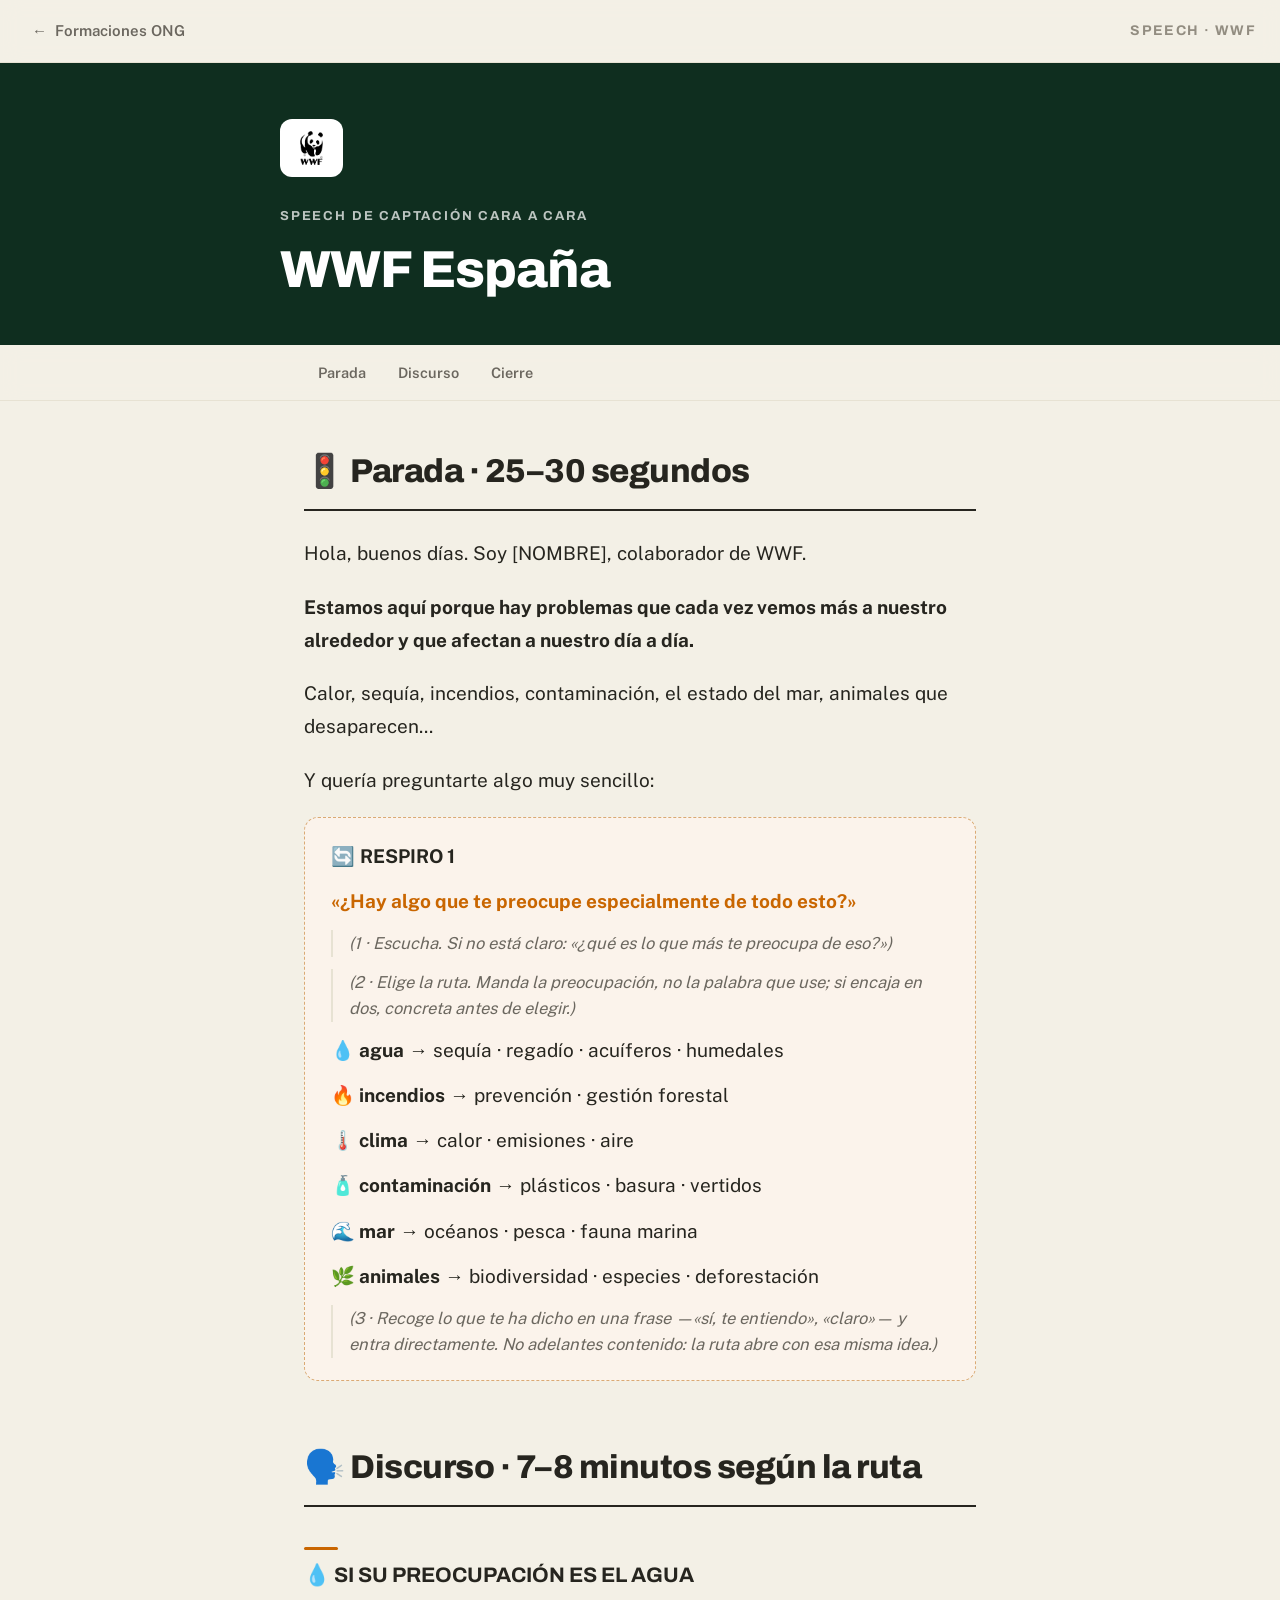
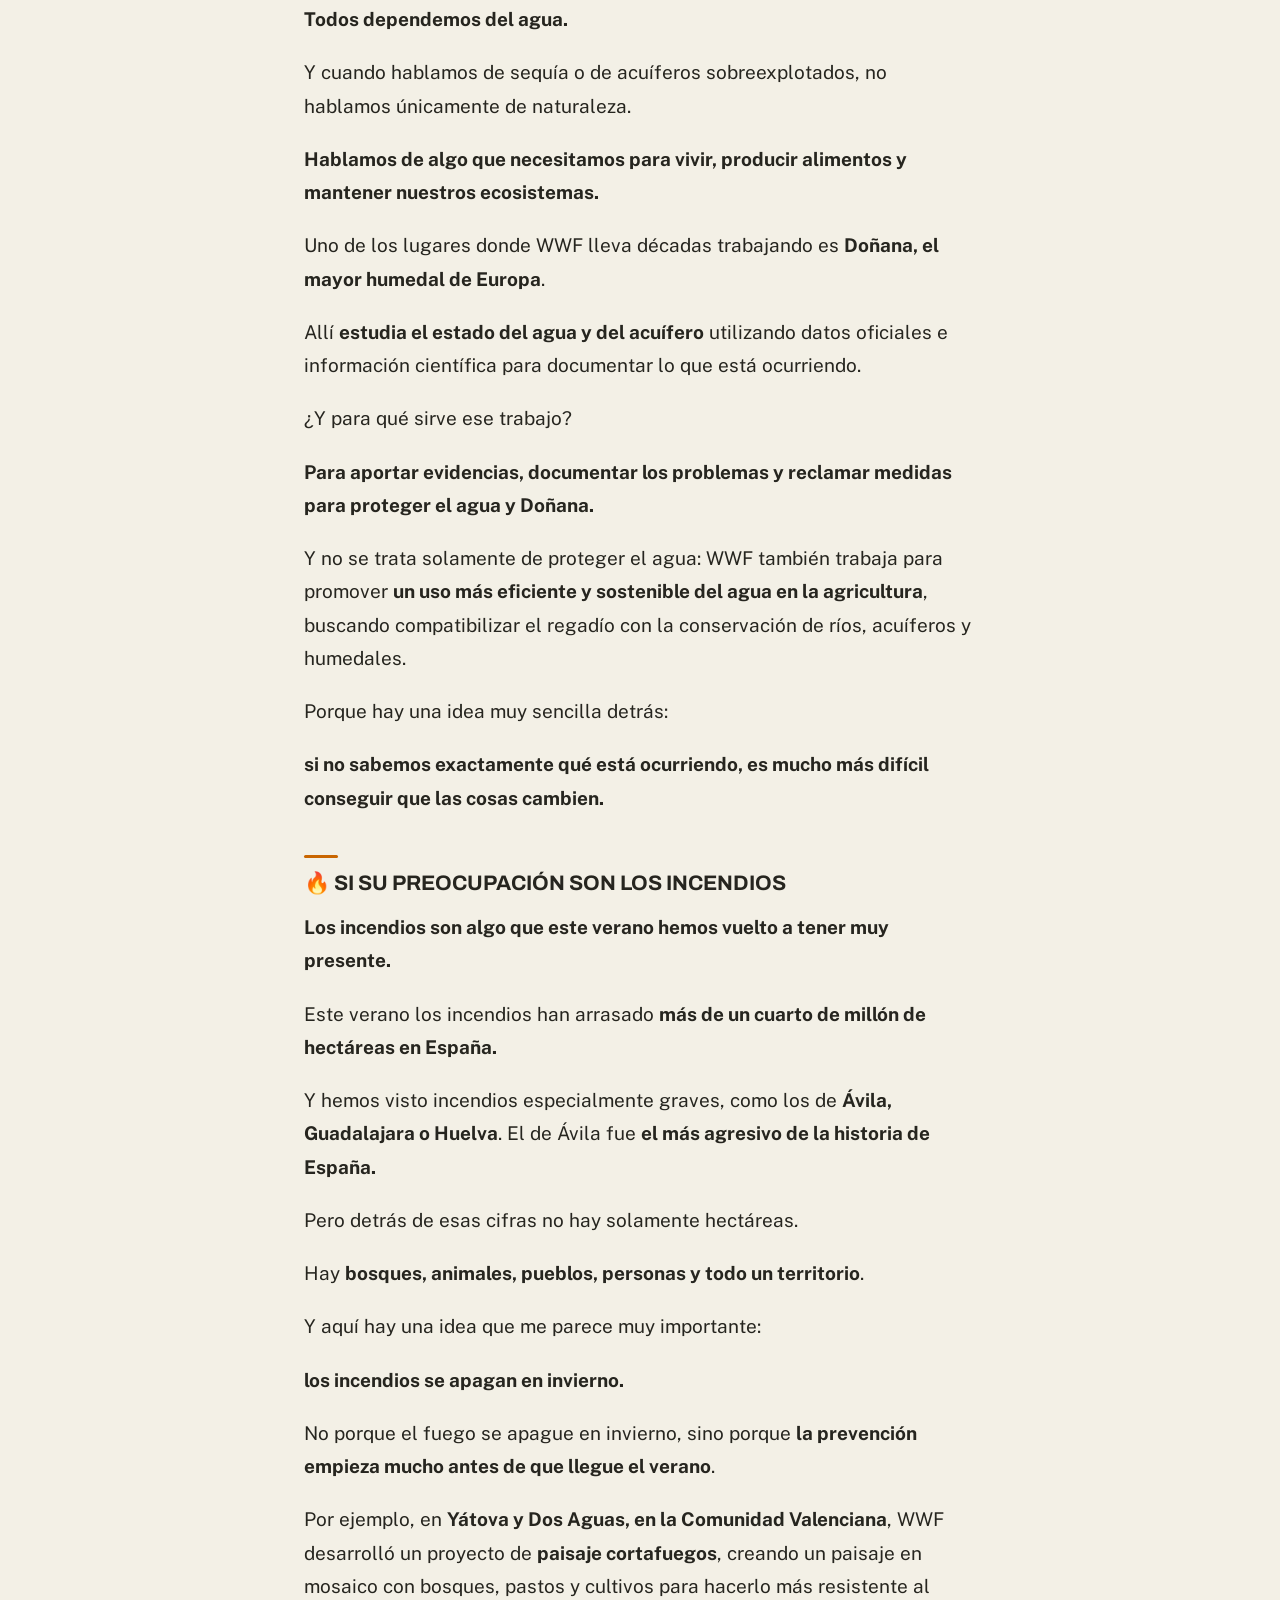
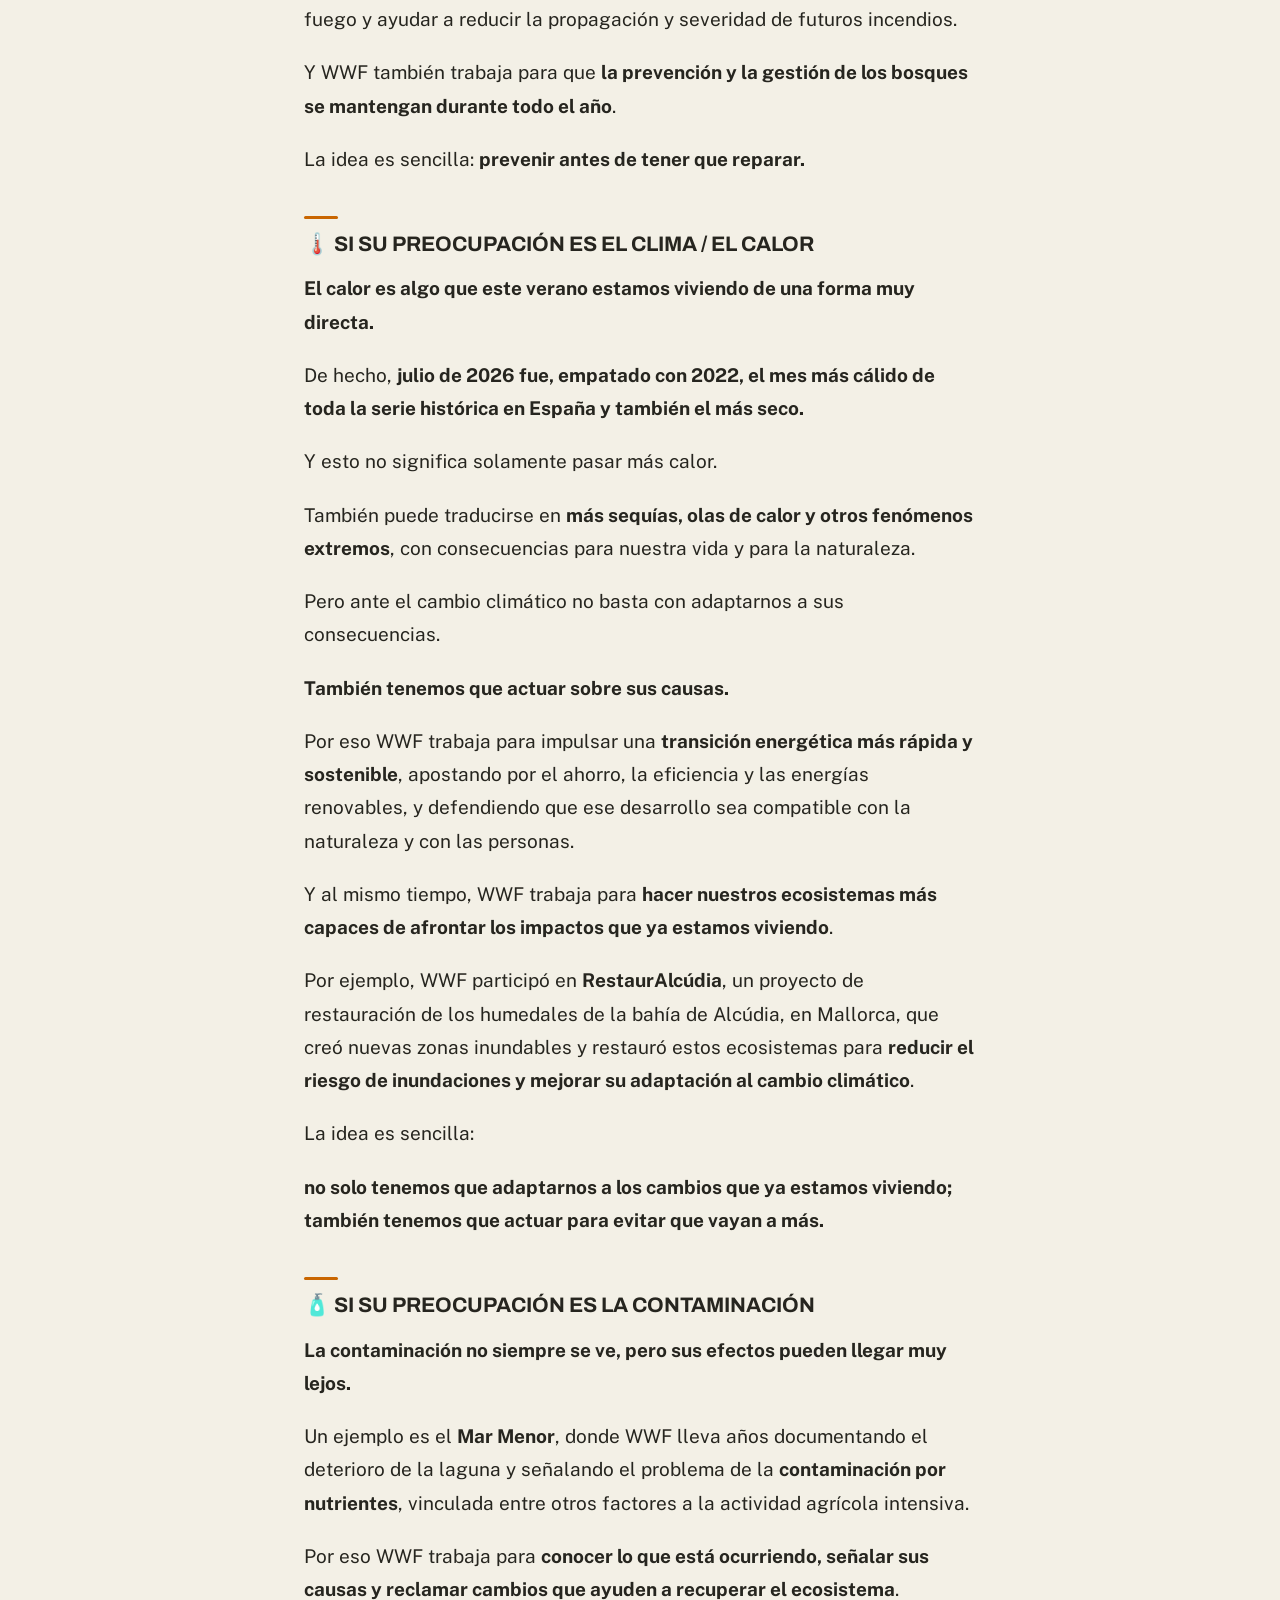
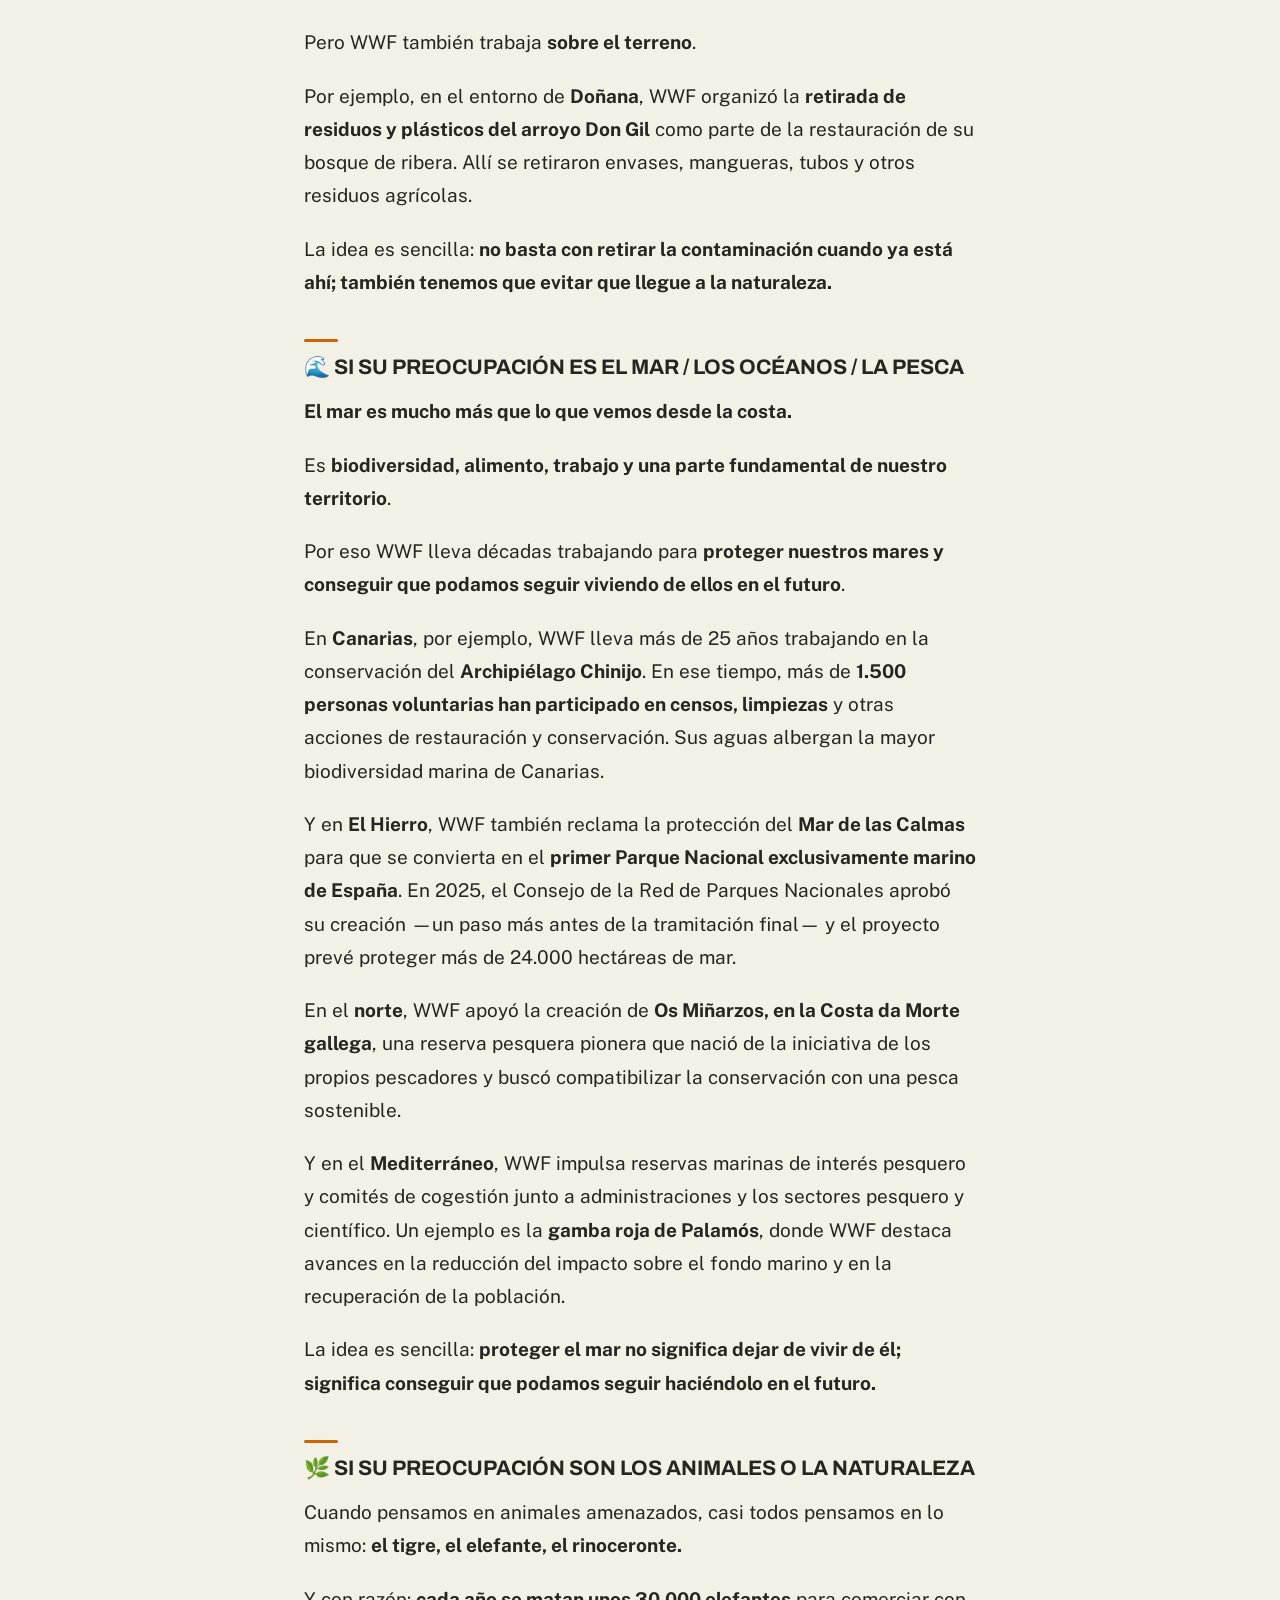
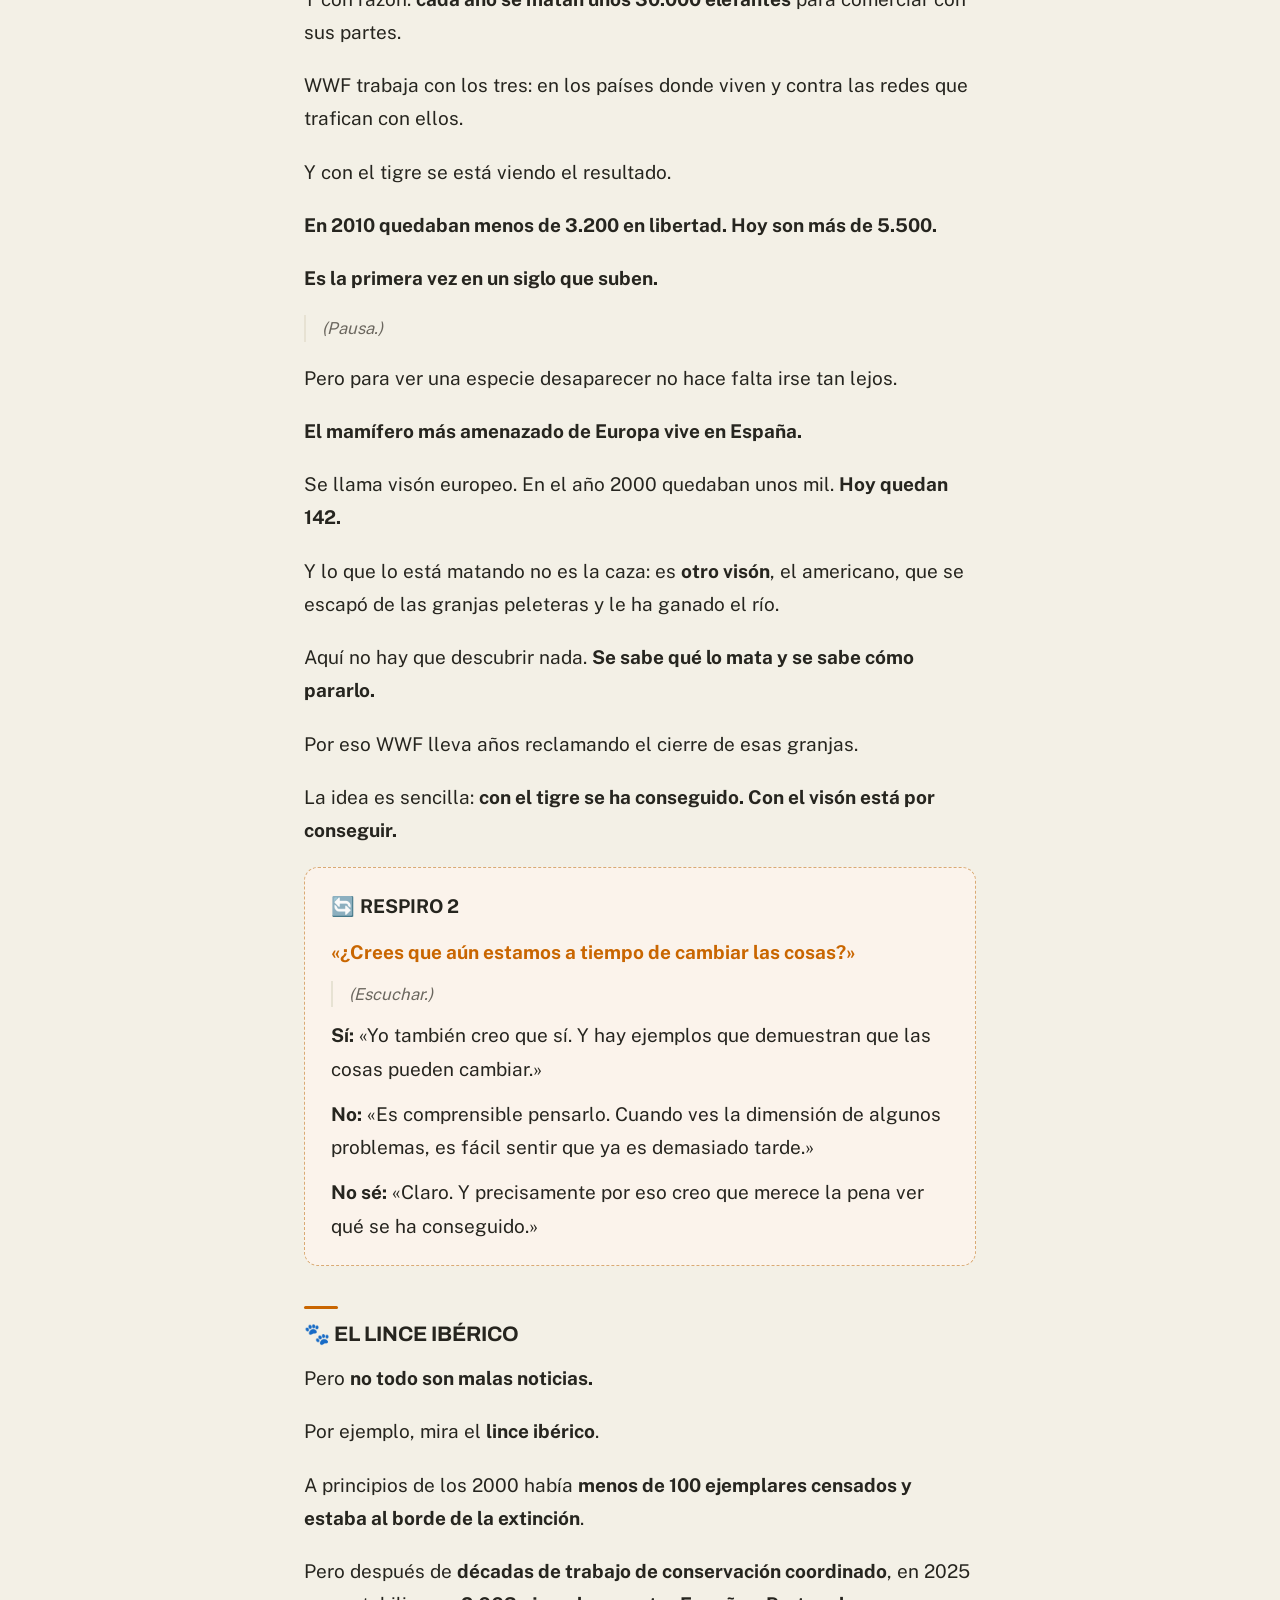
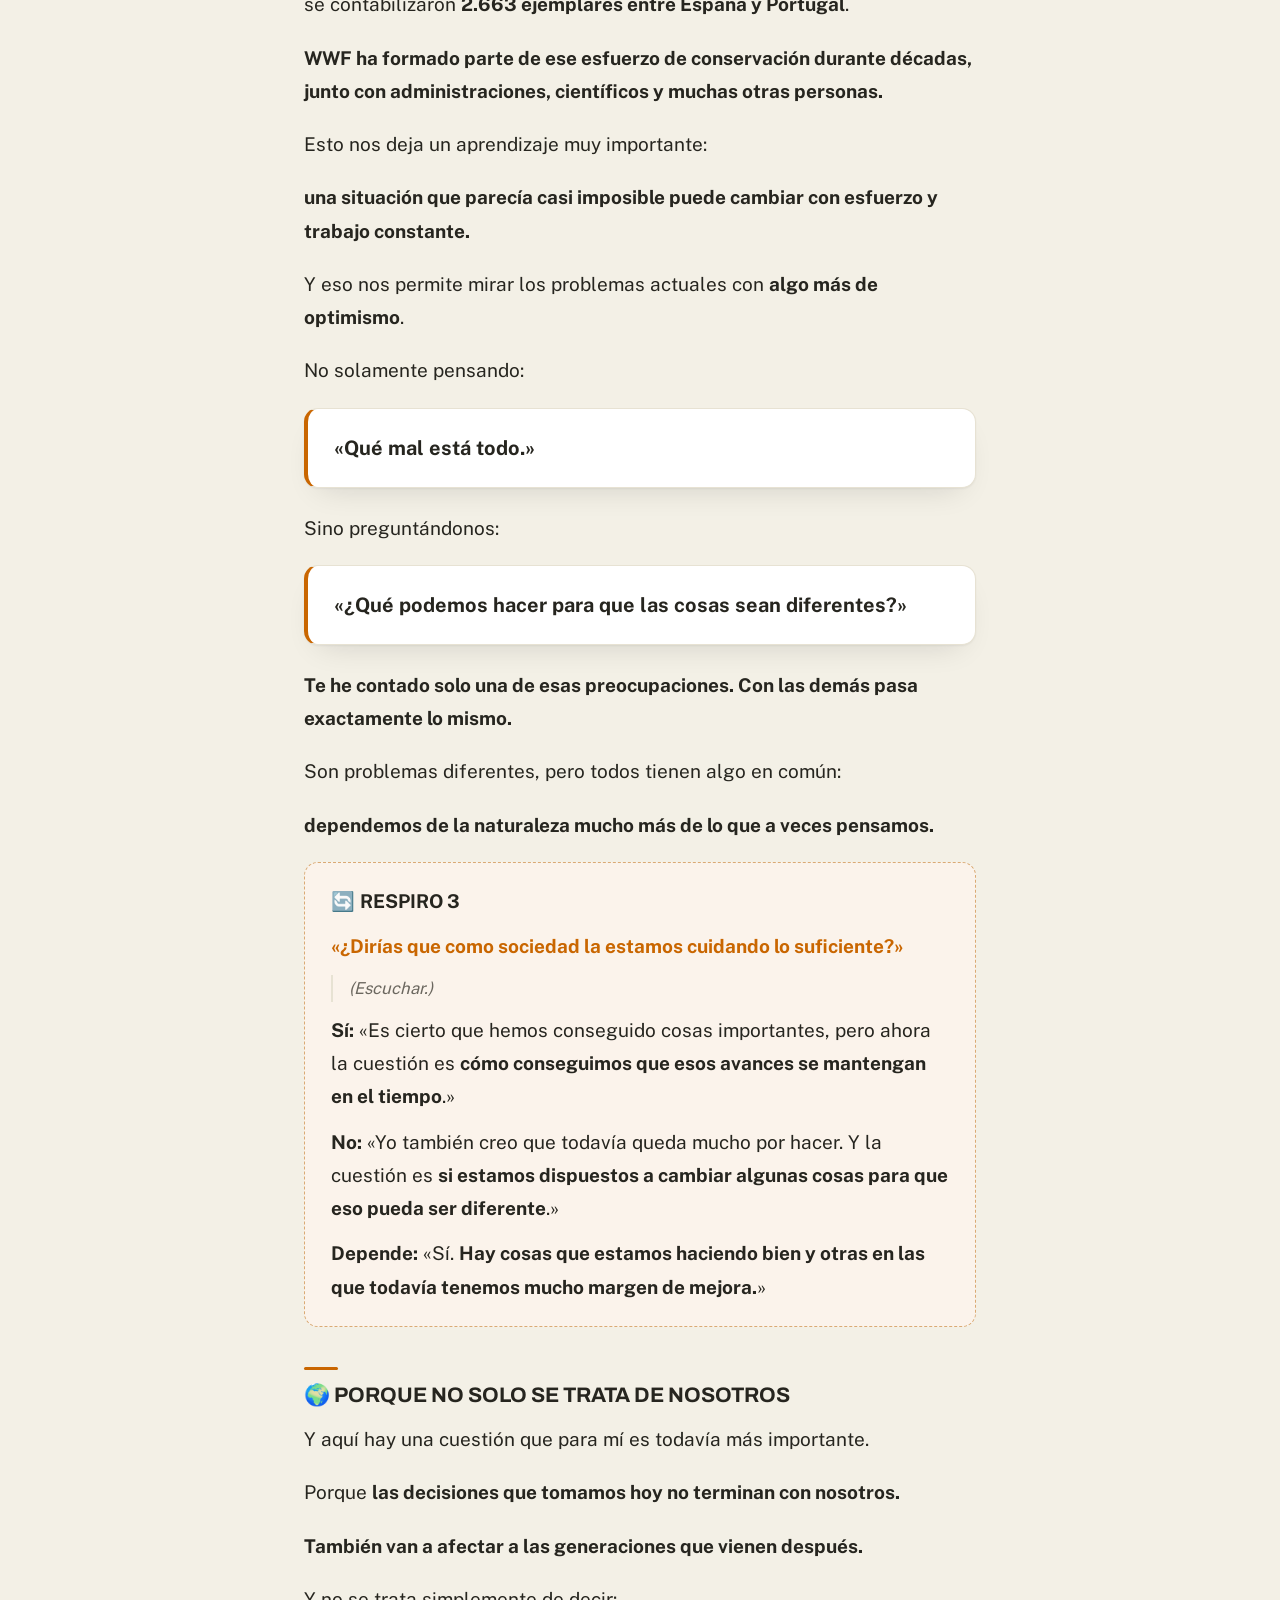
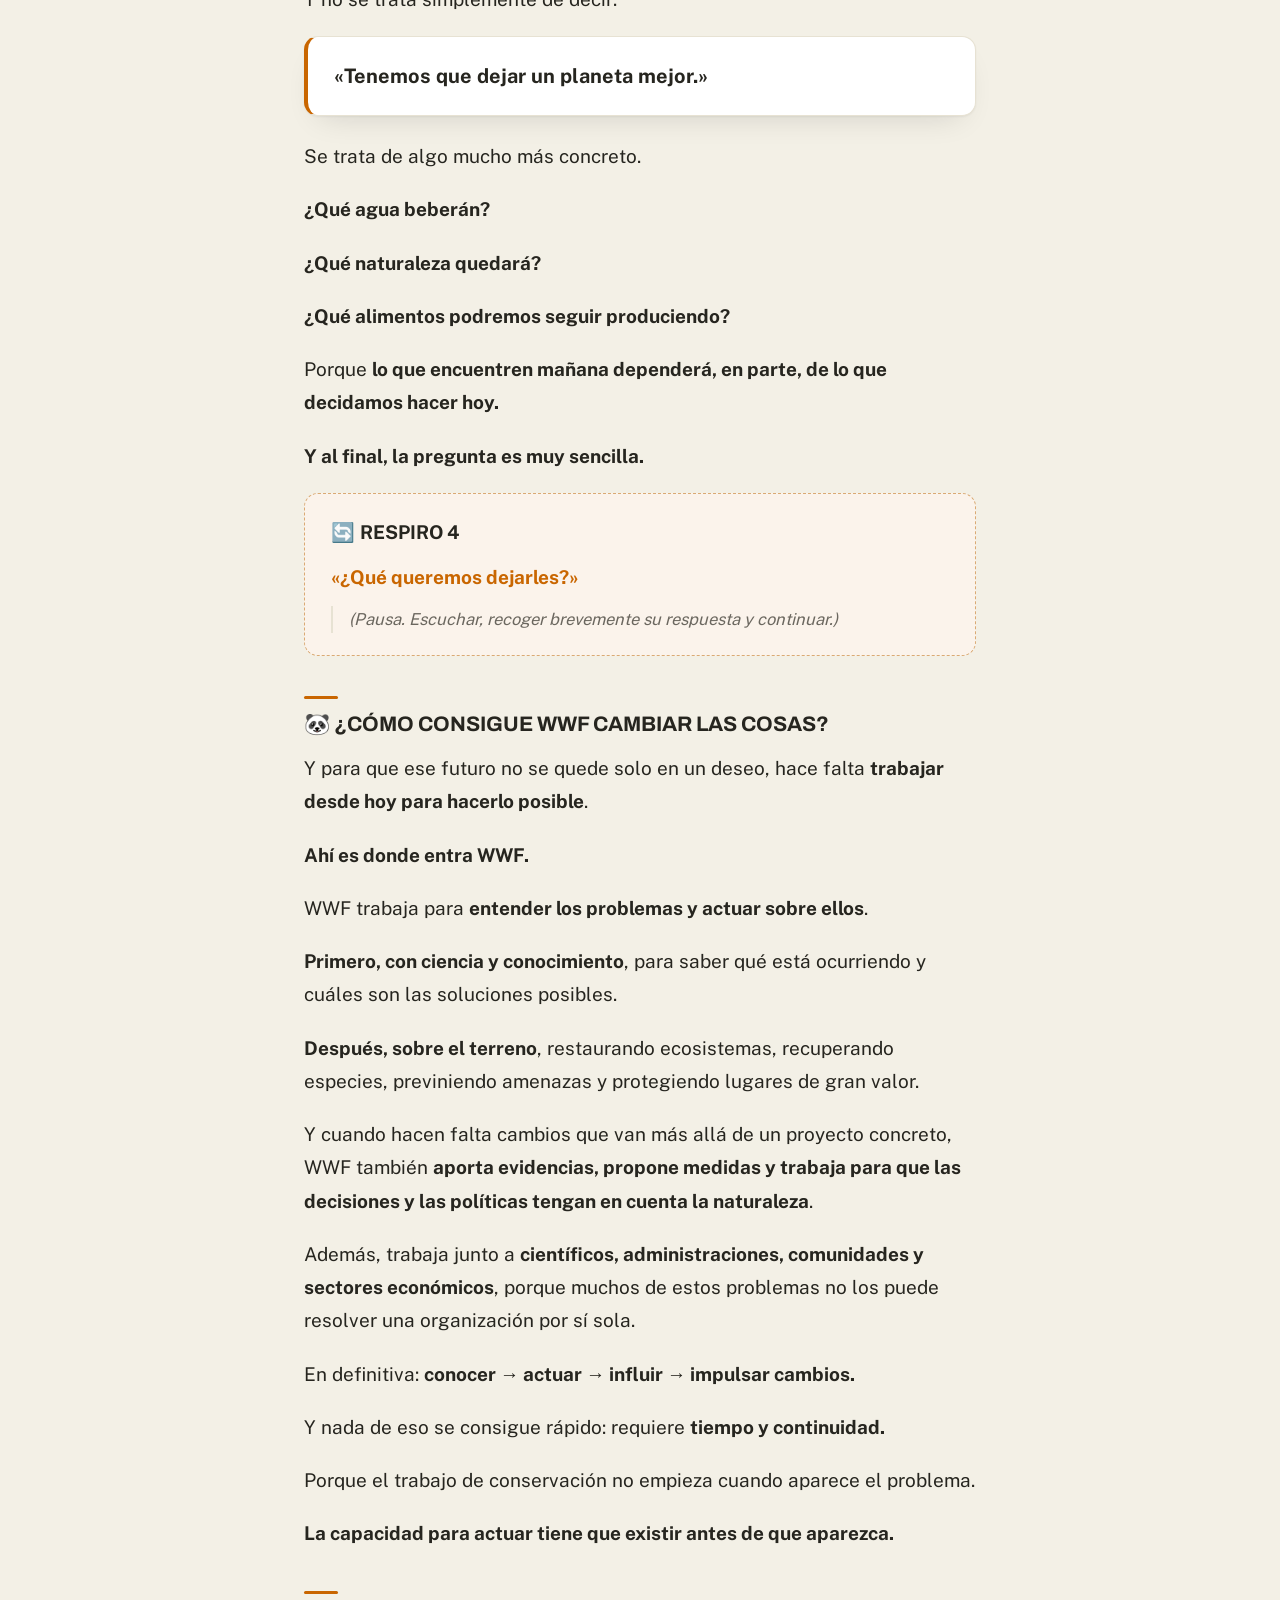
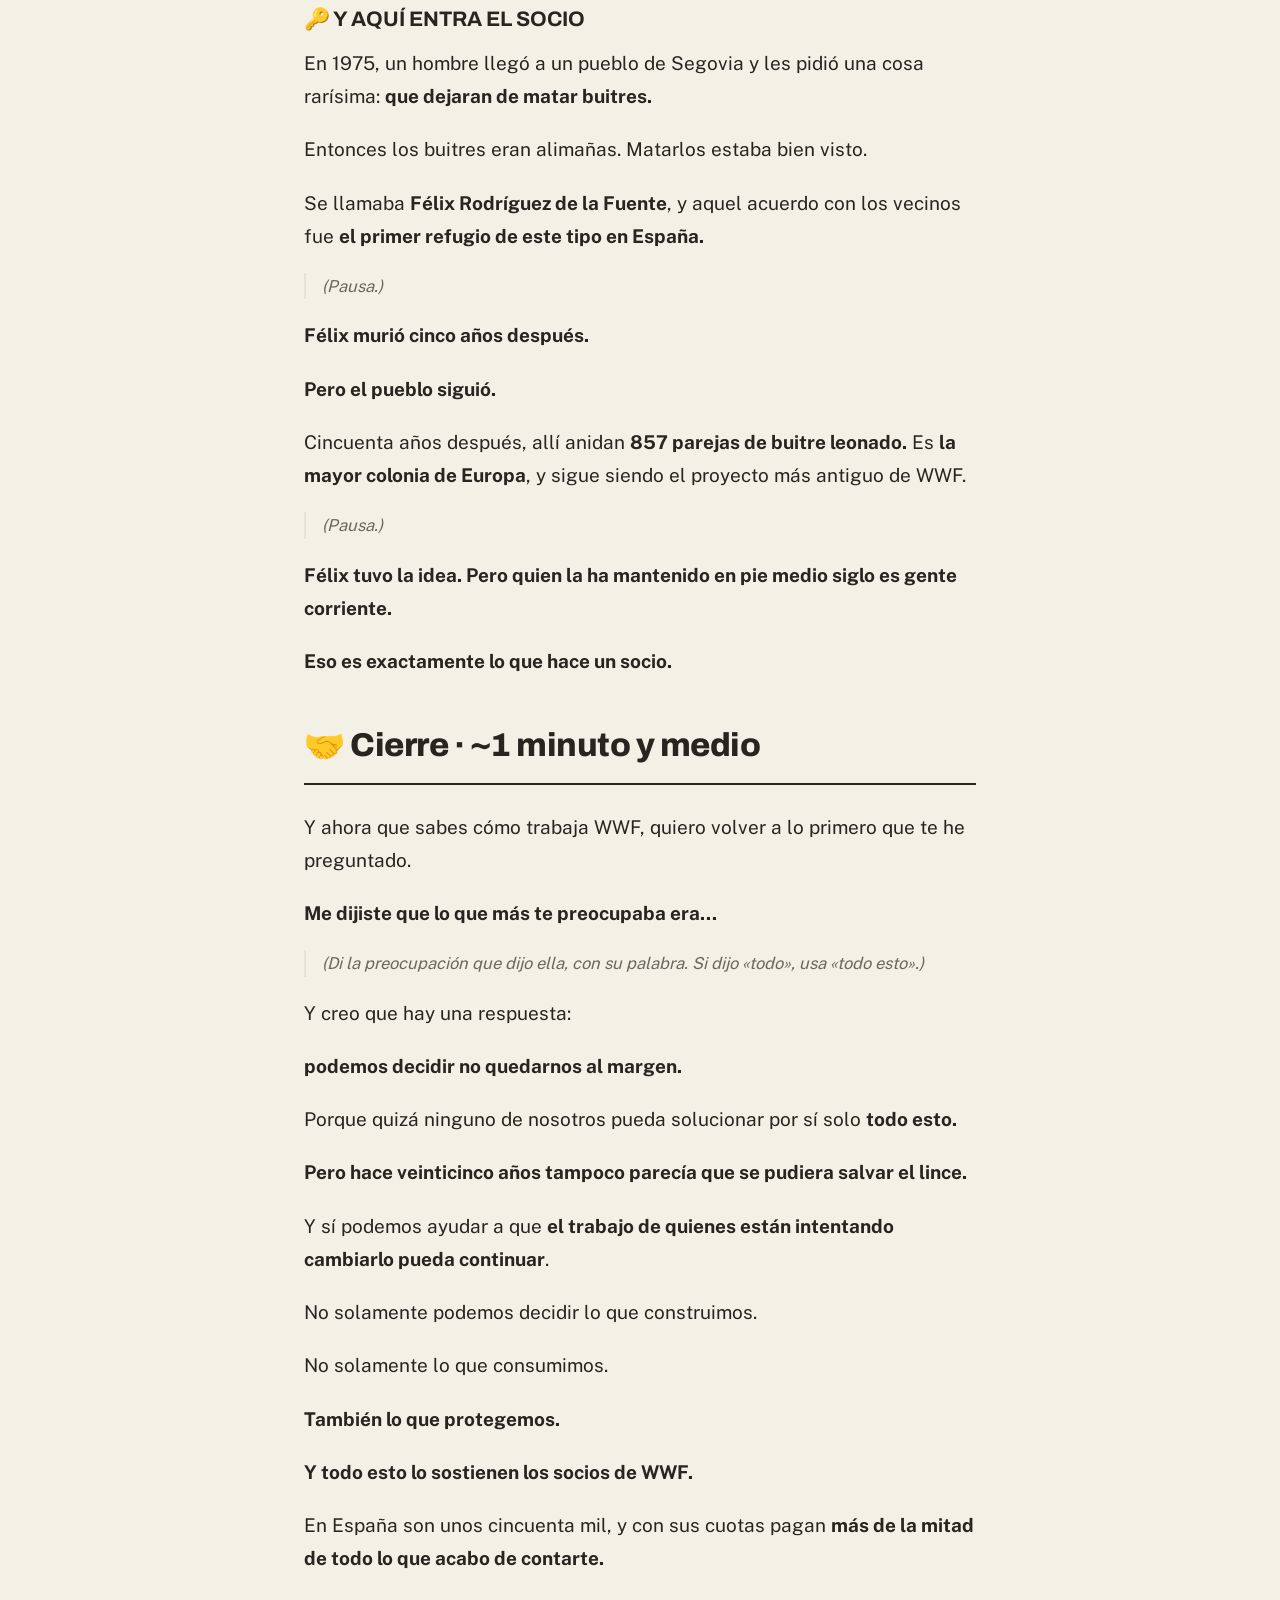
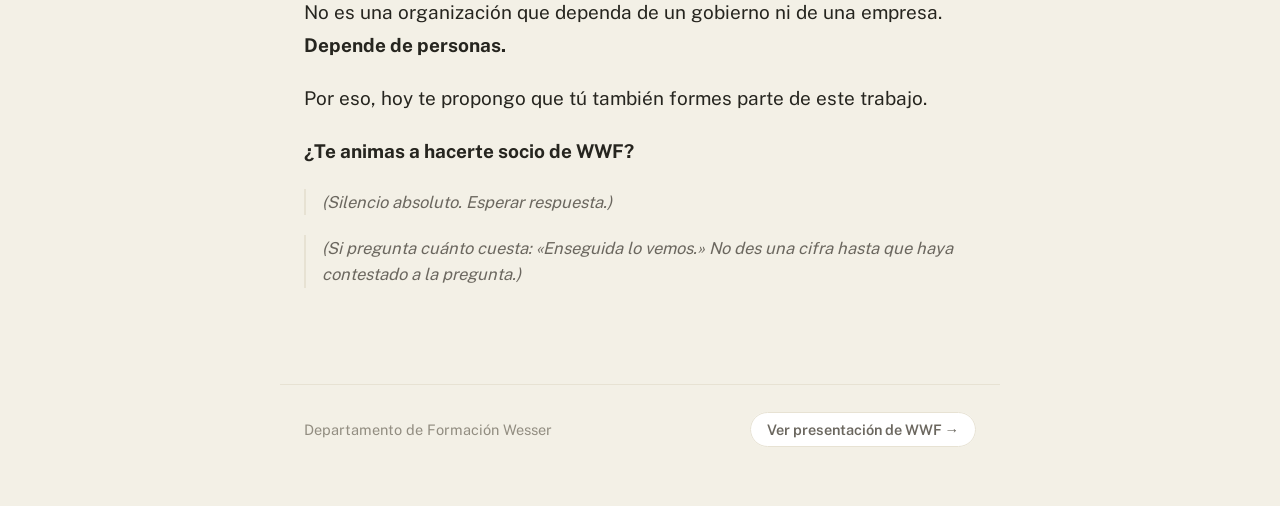
<file: speechs/speech_wwf.html>
<!DOCTYPE html>
<html lang="es">
<head>
<meta charset="utf-8">
<meta name="viewport" content="width=device-width, initial-scale=1">
<title>Speech WWF</title>
<meta name="robots" content="noindex, nofollow">
<link rel="icon" type="image/svg+xml" href="../assets/favicon.svg">
<link rel="stylesheet" href="../assets/speech.css">
</head>
<body style="--accent:#C96600;--band:#0F2E1F;">

<div class="topbar">
  <a class="volver" href="../index.html"><span aria-hidden="true">←</span> Formaciones ONG</a>
  <span class="marca">Speech · WWF</span>
</div>

<header class="hero">
  <div class="interior">
    <div class="logo"><img src="../assets/logos/wwf.png" alt="WWF España"></div>
    <div class="kicker">Speech de captación cara a cara</div>
    <h1>WWF España</h1>
    
  </div>
</header>

<nav class="secciones" aria-label="Secciones del speech">
  <ol><li><a href="#parada-25-30-segundos">Parada</a></li><li><a href="#discurso-7-8-minutos-segun-la-ruta">Discurso</a></li><li><a href="#cierre-1-minuto-y-medio">Cierre</a></li></ol>
</nav>

<main>
<section id="parada-25-30-segundos">
<h2>🚦 Parada · 25–30 segundos</h2>
<p>Hola, buenos días. Soy [NOMBRE], colaborador de WWF.</p>
<p><strong>Estamos aquí porque hay problemas que cada vez vemos más a nuestro alrededor y que afectan a nuestro día a día.</strong></p>
<p>Calor, sequía, incendios, contaminación, el estado del mar, animales que desaparecen...</p>
<p>Y quería preguntarte algo muy sencillo:</p>
<blockquote class="respiro"><p>🔄 <strong>RESPIRO 1</strong></p>
<p><strong>«¿Hay algo que te preocupe especialmente de todo esto?»</strong></p>
<p class="acotacion"><em>(1 · Escucha. Si no está claro: «¿qué es lo que más te preocupa de eso?»)</em></p>
<p class="acotacion"><em>(2 · Elige la ruta. Manda la preocupación, no la palabra que use; si encaja en dos, concreta antes de elegir.)</em></p>
<p><strong>💧 agua</strong> → sequía · regadío · acuíferos · humedales</p>
<p><strong>🔥 incendios</strong> → prevención · gestión forestal</p>
<p><strong>🌡️ clima</strong> → calor · emisiones · aire</p>
<p><strong>🧴 contaminación</strong> → plásticos · basura · vertidos</p>
<p><strong>🌊 mar</strong> → océanos · pesca · fauna marina</p>
<p><strong>🌿 animales</strong> → biodiversidad · especies · deforestación</p>
<p class="acotacion"><em>(3 · Recoge lo que te ha dicho en una frase —«sí, te entiendo», «claro»— y entra directamente. No adelantes contenido: la ruta abre con esa misma idea.)</em></p></blockquote>
</section>

<section id="discurso-7-8-minutos-segun-la-ruta">
<h2>🗣️ Discurso · 7–8 minutos según la ruta</h2>
<h3>💧 SI SU PREOCUPACIÓN ES EL AGUA</h3>
<p><strong>Todos dependemos del agua.</strong></p>
<p>Y cuando hablamos de sequía o de acuíferos sobreexplotados, no hablamos únicamente de naturaleza.</p>
<p><strong>Hablamos de algo que necesitamos para vivir, producir alimentos y mantener nuestros ecosistemas.</strong></p>
<p>Uno de los lugares donde WWF lleva décadas trabajando es <strong>Doñana, el mayor humedal de Europa</strong>.</p>
<p>Allí <strong>estudia el estado del agua y del acuífero</strong> utilizando datos oficiales e información científica para documentar lo que está ocurriendo.</p>
<p>¿Y para qué sirve ese trabajo?</p>
<p><strong>Para aportar evidencias, documentar los problemas y reclamar medidas para proteger el agua y Doñana.</strong></p>
<p>Y no se trata solamente de proteger el agua: WWF también trabaja para promover <strong>un uso más eficiente y sostenible del agua en la agricultura</strong>, buscando compatibilizar el regadío con la conservación de ríos, acuíferos y humedales.</p>
<p>Porque hay una idea muy sencilla detrás:</p>
<p><strong>si no sabemos exactamente qué está ocurriendo, es mucho más difícil conseguir que las cosas cambien.</strong></p>
<h3>🔥 SI SU PREOCUPACIÓN SON LOS INCENDIOS</h3>
<p><strong>Los incendios son algo que este verano hemos vuelto a tener muy presente.</strong></p>
<p>Este verano los incendios han arrasado <strong>más de un cuarto de millón de hectáreas en España.</strong></p>
<p>Y hemos visto incendios especialmente graves, como los de <strong>Ávila, Guadalajara o Huelva</strong>. El de Ávila fue <strong>el más agresivo de la historia de España.</strong></p>
<p>Pero detrás de esas cifras no hay solamente hectáreas.</p>
<p>Hay <strong>bosques, animales, pueblos, personas y todo un territorio</strong>.</p>
<p>Y aquí hay una idea que me parece muy importante:</p>
<p><strong>los incendios se apagan en invierno.</strong></p>
<p>No porque el fuego se apague en invierno, sino porque <strong>la prevención empieza mucho antes de que llegue el verano</strong>.</p>
<p>Por ejemplo, en <strong>Yátova y Dos Aguas, en la Comunidad Valenciana</strong>, WWF desarrolló un proyecto de <strong>paisaje cortafuegos</strong>, creando un paisaje en mosaico con bosques, pastos y cultivos para hacerlo más resistente al fuego y ayudar a reducir la propagación y severidad de futuros incendios.</p>
<p>Y WWF también trabaja para que <strong>la prevención y la gestión de los bosques se mantengan durante todo el año</strong>.</p>
<p>La idea es sencilla: <strong>prevenir antes de tener que reparar.</strong></p>
<h3>🌡️ SI SU PREOCUPACIÓN ES EL CLIMA / EL CALOR</h3>
<p><strong>El calor es algo que este verano estamos viviendo de una forma muy directa.</strong></p>
<p>De hecho, <strong>julio de 2026 fue, empatado con 2022, el mes más cálido de toda la serie histórica en España y también el más seco.</strong></p>
<p>Y esto no significa solamente pasar más calor.</p>
<p>También puede traducirse en <strong>más sequías, olas de calor y otros fenómenos extremos</strong>, con consecuencias para nuestra vida y para la naturaleza.</p>
<p>Pero ante el cambio climático no basta con adaptarnos a sus consecuencias.</p>
<p><strong>También tenemos que actuar sobre sus causas.</strong></p>
<p>Por eso WWF trabaja para impulsar una <strong>transición energética más rápida y sostenible</strong>, apostando por el ahorro, la eficiencia y las energías renovables, y defendiendo que ese desarrollo sea compatible con la naturaleza y con las personas.</p>
<p>Y al mismo tiempo, WWF trabaja para <strong>hacer nuestros ecosistemas más capaces de afrontar los impactos que ya estamos viviendo</strong>.</p>
<p>Por ejemplo, WWF participó en <strong>RestaurAlcúdia</strong>, un proyecto de restauración de los humedales de la bahía de Alcúdia, en Mallorca, que creó nuevas zonas inundables y restauró estos ecosistemas para <strong>reducir el riesgo de inundaciones y mejorar su adaptación al cambio climático</strong>.</p>
<p>La idea es sencilla:</p>
<p><strong>no solo tenemos que adaptarnos a los cambios que ya estamos viviendo; también tenemos que actuar para evitar que vayan a más.</strong></p>
<h3>🧴 SI SU PREOCUPACIÓN ES LA CONTAMINACIÓN</h3>
<p><strong>La contaminación no siempre se ve, pero sus efectos pueden llegar muy lejos.</strong></p>
<p>Un ejemplo es el <strong>Mar Menor</strong>, donde WWF lleva años documentando el deterioro de la laguna y señalando el problema de la <strong>contaminación por nutrientes</strong>, vinculada entre otros factores a la actividad agrícola intensiva.</p>
<p>Por eso WWF trabaja para <strong>conocer lo que está ocurriendo, señalar sus causas y reclamar cambios que ayuden a recuperar el ecosistema</strong>.</p>
<p>Pero WWF también trabaja <strong>sobre el terreno</strong>.</p>
<p>Por ejemplo, en el entorno de <strong>Doñana</strong>, WWF organizó la <strong>retirada de residuos y plásticos del arroyo Don Gil</strong> como parte de la restauración de su bosque de ribera. Allí se retiraron envases, mangueras, tubos y otros residuos agrícolas.</p>
<p>La idea es sencilla: <strong>no basta con retirar la contaminación cuando ya está ahí; también tenemos que evitar que llegue a la naturaleza.</strong></p>
<h3>🌊 SI SU PREOCUPACIÓN ES EL MAR / LOS OCÉANOS / LA PESCA</h3>
<p><strong>El mar es mucho más que lo que vemos desde la costa.</strong></p>
<p>Es <strong>biodiversidad, alimento, trabajo y una parte fundamental de nuestro territorio</strong>.</p>
<p>Por eso WWF lleva décadas trabajando para <strong>proteger nuestros mares y conseguir que podamos seguir viviendo de ellos en el futuro</strong>.</p>
<p>En <strong>Canarias</strong>, por ejemplo, WWF lleva más de 25 años trabajando en la conservación del <strong>Archipiélago Chinijo</strong>. En ese tiempo, más de <strong>1.500 personas voluntarias han participado en censos, limpiezas</strong> y otras acciones de restauración y conservación. Sus aguas albergan la mayor biodiversidad marina de Canarias.</p>
<p>Y en <strong>El Hierro</strong>, WWF también reclama la protección del <strong>Mar de las Calmas</strong> para que se convierta en el <strong>primer Parque Nacional exclusivamente marino de España</strong>. En 2025, el Consejo de la Red de Parques Nacionales aprobó su creación —un paso más antes de la tramitación final— y el proyecto prevé proteger más de 24.000 hectáreas de mar.</p>
<p>En el <strong>norte</strong>, WWF apoyó la creación de <strong>Os Miñarzos, en la Costa da Morte gallega</strong>, una reserva pesquera pionera que nació de la iniciativa de los propios pescadores y buscó compatibilizar la conservación con una pesca sostenible.</p>
<p>Y en el <strong>Mediterráneo</strong>, WWF impulsa reservas marinas de interés pesquero y comités de cogestión junto a administraciones y los sectores pesquero y científico. Un ejemplo es la <strong>gamba roja de Palamós</strong>, donde WWF destaca avances en la reducción del impacto sobre el fondo marino y en la recuperación de la población.</p>
<p>La idea es sencilla: <strong>proteger el mar no significa dejar de vivir de él; significa conseguir que podamos seguir haciéndolo en el futuro.</strong></p>
<h3>🌿 SI SU PREOCUPACIÓN SON LOS ANIMALES O LA NATURALEZA</h3>
<p>Cuando pensamos en animales amenazados, casi todos pensamos en lo mismo: <strong>el tigre, el elefante, el rinoceronte.</strong></p>
<p>Y con razón: <strong>cada año se matan unos 30.000 elefantes</strong> para comerciar con sus partes.</p>
<p>WWF trabaja con los tres: en los países donde viven y contra las redes que trafican con ellos.</p>
<p>Y con el tigre se está viendo el resultado.</p>
<p><strong>En 2010 quedaban menos de 3.200 en libertad. Hoy son más de 5.500.</strong></p>
<p><strong>Es la primera vez en un siglo que suben.</strong></p>
<p class="acotacion"><em>(Pausa.)</em></p>
<p>Pero para ver una especie desaparecer no hace falta irse tan lejos.</p>
<p><strong>El mamífero más amenazado de Europa vive en España.</strong></p>
<p>Se llama visón europeo. En el año 2000 quedaban unos mil. <strong>Hoy quedan 142.</strong></p>
<p>Y lo que lo está matando no es la caza: es <strong>otro visón</strong>, el americano, que se escapó de las granjas peleteras y le ha ganado el río.</p>
<p>Aquí no hay que descubrir nada. <strong>Se sabe qué lo mata y se sabe cómo pararlo.</strong></p>
<p>Por eso WWF lleva años reclamando el cierre de esas granjas.</p>
<p>La idea es sencilla: <strong>con el tigre se ha conseguido. Con el visón está por conseguir.</strong></p>
<blockquote class="respiro"><p>🔄 <strong>RESPIRO 2</strong></p>
<p><strong>«¿Crees que aún estamos a tiempo de cambiar las cosas?»</strong></p>
<p class="acotacion"><em>(Escuchar.)</em></p>
<p><strong>Sí:</strong> «Yo también creo que sí. Y hay ejemplos que demuestran que las cosas pueden cambiar.»</p>
<p><strong>No:</strong> «Es comprensible pensarlo. Cuando ves la dimensión de algunos problemas, es fácil sentir que ya es demasiado tarde.»</p>
<p><strong>No sé:</strong> «Claro. Y precisamente por eso creo que merece la pena ver qué se ha conseguido.»</p></blockquote>
<h3>🐾 EL LINCE IBÉRICO</h3>
<p>Pero <strong>no todo son malas noticias.</strong></p>
<p>Por ejemplo, mira el <strong>lince ibérico</strong>.</p>
<p>A principios de los 2000 había <strong>menos de 100 ejemplares censados y estaba al borde de la extinción</strong>.</p>
<p>Pero después de <strong>décadas de trabajo de conservación coordinado</strong>, en 2025 se contabilizaron <strong>2.663 ejemplares entre España y Portugal</strong>.</p>
<p><strong>WWF ha formado parte de ese esfuerzo de conservación durante décadas, junto con administraciones, científicos y muchas otras personas.</strong></p>
<p>Esto nos deja un aprendizaje muy importante:</p>
<p><strong>una situación que parecía casi imposible puede cambiar con esfuerzo y trabajo constante.</strong></p>
<p>Y eso nos permite mirar los problemas actuales con <strong>algo más de optimismo</strong>.</p>
<p>No solamente pensando:</p>
<blockquote class="dicho"><p><strong>«Qué mal está todo.»</strong></p></blockquote>
<p>Sino preguntándonos:</p>
<blockquote class="dicho"><p><strong>«¿Qué podemos hacer para que las cosas sean diferentes?»</strong></p></blockquote>
<p><strong>Te he contado solo una de esas preocupaciones. Con las demás pasa exactamente lo mismo.</strong></p>
<p>Son problemas diferentes, pero todos tienen algo en común:</p>
<p><strong>dependemos de la naturaleza mucho más de lo que a veces pensamos.</strong></p>
<blockquote class="respiro"><p>🔄 <strong>RESPIRO 3</strong></p>
<p><strong>«¿Dirías que como sociedad la estamos cuidando lo suficiente?»</strong></p>
<p class="acotacion"><em>(Escuchar.)</em></p>
<p><strong>Sí:</strong> «Es cierto que hemos conseguido cosas importantes, pero ahora la cuestión es <strong>cómo conseguimos que esos avances se mantengan en el tiempo</strong>.»</p>
<p><strong>No:</strong> «Yo también creo que todavía queda mucho por hacer. Y la cuestión es <strong>si estamos dispuestos a cambiar algunas cosas para que eso pueda ser diferente</strong>.»</p>
<p><strong>Depende:</strong> «Sí. <strong>Hay cosas que estamos haciendo bien y otras en las que todavía tenemos mucho margen de mejora.</strong>»</p></blockquote>
<h3>🌍 PORQUE NO SOLO SE TRATA DE NOSOTROS</h3>
<p>Y aquí hay una cuestión que para mí es todavía más importante.</p>
<p>Porque <strong>las decisiones que tomamos hoy no terminan con nosotros.</strong></p>
<p><strong>También van a afectar a las generaciones que vienen después.</strong></p>
<p>Y no se trata simplemente de decir:</p>
<blockquote class="dicho"><p><strong>«Tenemos que dejar un planeta mejor.»</strong></p></blockquote>
<p>Se trata de algo mucho más concreto.</p>
<p><strong>¿Qué agua beberán?</strong></p>
<p><strong>¿Qué naturaleza quedará?</strong></p>
<p><strong>¿Qué alimentos podremos seguir produciendo?</strong></p>
<p>Porque <strong>lo que encuentren mañana dependerá, en parte, de lo que decidamos hacer hoy.</strong></p>
<p><strong>Y al final, la pregunta es muy sencilla.</strong></p>
<blockquote class="respiro"><p>🔄 <strong>RESPIRO 4</strong></p>
<p><strong>«¿Qué queremos dejarles?»</strong></p>
<p class="acotacion"><em>(Pausa. Escuchar, recoger brevemente su respuesta y continuar.)</em></p></blockquote>
<h3>🐼 ¿CÓMO CONSIGUE WWF CAMBIAR LAS COSAS?</h3>
<p>Y para que ese futuro no se quede solo en un deseo, hace falta <strong>trabajar desde hoy para hacerlo posible</strong>.</p>
<p><strong>Ahí es donde entra WWF.</strong></p>
<p>WWF trabaja para <strong>entender los problemas y actuar sobre ellos</strong>.</p>
<p><strong>Primero, con ciencia y conocimiento</strong>, para saber qué está ocurriendo y cuáles son las soluciones posibles.</p>
<p><strong>Después, sobre el terreno</strong>, restaurando ecosistemas, recuperando especies, previniendo amenazas y protegiendo lugares de gran valor.</p>
<p>Y cuando hacen falta cambios que van más allá de un proyecto concreto, WWF también <strong>aporta evidencias, propone medidas y trabaja para que las decisiones y las políticas tengan en cuenta la naturaleza</strong>.</p>
<p>Además, trabaja junto a <strong>científicos, administraciones, comunidades y sectores económicos</strong>, porque muchos de estos problemas no los puede resolver una organización por sí sola.</p>
<p>En definitiva: <strong>conocer → actuar → influir → impulsar cambios.</strong></p>
<p>Y nada de eso se consigue rápido: requiere <strong>tiempo y continuidad.</strong></p>
<p>Porque el trabajo de conservación no empieza cuando aparece el problema.</p>
<p><strong>La capacidad para actuar tiene que existir antes de que aparezca.</strong></p>
<h3>🔑 Y AQUÍ ENTRA EL SOCIO</h3>
<p>En 1975, un hombre llegó a un pueblo de Segovia y les pidió una cosa rarísima: <strong>que dejaran de matar buitres.</strong></p>
<p>Entonces los buitres eran alimañas. Matarlos estaba bien visto.</p>
<p>Se llamaba <strong>Félix Rodríguez de la Fuente</strong>, y aquel acuerdo con los vecinos fue <strong>el primer refugio de este tipo en España.</strong></p>
<p class="acotacion"><em>(Pausa.)</em></p>
<p><strong>Félix murió cinco años después.</strong></p>
<p><strong>Pero el pueblo siguió.</strong></p>
<p>Cincuenta años después, allí anidan <strong>857 parejas de buitre leonado.</strong> Es <strong>la mayor colonia de Europa</strong>, y sigue siendo el proyecto más antiguo de WWF.</p>
<p class="acotacion"><em>(Pausa.)</em></p>
<p><strong>Félix tuvo la idea. Pero quien la ha mantenido en pie medio siglo es gente corriente.</strong></p>
<p><strong>Eso es exactamente lo que hace un socio.</strong></p>
</section>

<section id="cierre-1-minuto-y-medio">
<h2>🤝 Cierre · ~1 minuto y medio</h2>
<p>Y ahora que sabes cómo trabaja WWF, quiero volver a lo primero que te he preguntado.</p>
<p><strong>Me dijiste que lo que más te preocupaba era...</strong></p>
<p class="acotacion"><em>(Di la preocupación que dijo ella, con su palabra. Si dijo «todo», usa «todo esto».)</em></p>
<p>Y creo que hay una respuesta:</p>
<p><strong>podemos decidir no quedarnos al margen.</strong></p>
<p>Porque quizá ninguno de nosotros pueda solucionar por sí solo <strong>todo esto.</strong></p>
<p><strong>Pero hace veinticinco años tampoco parecía que se pudiera salvar el lince.</strong></p>
<p>Y sí podemos ayudar a que <strong>el trabajo de quienes están intentando cambiarlo pueda continuar</strong>.</p>
<p>No solamente podemos decidir lo que construimos.</p>
<p>No solamente lo que consumimos.</p>
<p><strong>También lo que protegemos.</strong></p>
<p><strong>Y todo esto lo sostienen los socios de WWF.</strong></p>
<p>En España son unos cincuenta mil, y con sus cuotas pagan <strong>más de la mitad de todo lo que acabo de contarte.</strong></p>
<p>No es una organización que dependa de un gobierno ni de una empresa. <strong>Depende de personas.</strong></p>
<p>Por eso, hoy te propongo que tú también formes parte de este trabajo.</p>
<p><strong>¿Te animas a hacerte socio de WWF?</strong></p>
<p class="acotacion"><em>(Silencio absoluto. Esperar respuesta.)</em></p>
<p class="acotacion"><em>(Si pregunta cuánto cuesta: «Enseguida lo vemos.» No des una cifra hasta que haya contestado a la pregunta.)</em></p>
</section>
</main>

<footer class="pie">
  <span>Departamento de Formación Wesser</span>
  <span>
    <a href="../bundled/Formaci%C3%B3n%20WWF.html">Ver presentación de WWF →</a>
  </span>
</footer>

<script>
// Resalta en el navegador la seccion visible.
(function () {
  var enlaces = [].slice.call(document.querySelectorAll('.secciones a'));
  var secciones = enlaces.map(function (a) { return document.getElementById(a.hash.slice(1)); });
  if (!('IntersectionObserver' in window) || !secciones.length) return;

  var visibles = new Set();
  var obs = new IntersectionObserver(function (entradas) {
    entradas.forEach(function (e) {
      if (e.isIntersecting) visibles.add(e.target); else visibles.delete(e.target);
    });
    var activa = secciones.find(function (s) { return visibles.has(s); });
    enlaces.forEach(function (a, n) { a.classList.toggle('activa', secciones[n] === activa); });
  }, { rootMargin: '-135px 0px -65% 0px' });

  secciones.forEach(function (s) { if (s) obs.observe(s); });
})();
</script>

</body>
</html>
</file>
<file: assets/speech.css>
/* ---------------------------------------------------------------
   Speeches de captación · Formaciones ONG
   Hereda los tokens de la portada. El color de acento (--accent) y
   el de cabecera (--band) los inyecta cada página en su <body>.
   --------------------------------------------------------------- */

@font-face {
  font-family: 'Archivo'; font-style: normal; font-weight: 400 900;
  font-stretch: 100%; font-display: swap;
  src: url('fonts/archivo-latin.woff2') format('woff2');
  unicode-range: U+0000-00FF, U+0131, U+0152-0153, U+02BB-02BC, U+02C6, U+02DA, U+02DC, U+0304, U+0308, U+0329, U+2000-206F, U+20AC, U+2122, U+2191, U+2193, U+2212, U+2215, U+FEFF, U+FFFD;
}
@font-face {
  font-family: 'Archivo'; font-style: normal; font-weight: 400 900;
  font-stretch: 100%; font-display: swap;
  src: url('fonts/archivo-latinext.woff2') format('woff2');
  unicode-range: U+0100-02BA, U+02BD-02C5, U+02C7-02CC, U+02CE-02D7, U+02DD-02FF, U+0304, U+0308, U+0329, U+1D00-1DBF, U+1E00-1E9F, U+1EF2-1EFF, U+2020, U+20A0-20AB, U+20AD-20C0, U+2113, U+2C60-2C7F, U+A720-A7FF;
}
@font-face {
  font-family: 'Public Sans'; font-style: normal; font-weight: 400 800;
  font-stretch: 100%; font-display: swap;
  src: url('fonts/publicsans-latin.woff2') format('woff2');
  unicode-range: U+0000-00FF, U+0131, U+0152-0153, U+02BB-02BC, U+02C6, U+02DA, U+02DC, U+0304, U+0308, U+0329, U+2000-206F, U+20AC, U+2122, U+2191, U+2193, U+2212, U+2215, U+FEFF, U+FFFD;
}
@font-face {
  font-family: 'Public Sans'; font-style: normal; font-weight: 400 800;
  font-stretch: 100%; font-display: swap;
  src: url('fonts/publicsans-latinext.woff2') format('woff2');
  unicode-range: U+0100-02BA, U+02BD-02C5, U+02C7-02CC, U+02CE-02D7, U+02DD-02FF, U+0304, U+0308, U+0329, U+1D00-1DBF, U+1E00-1E9F, U+1EF2-1EFF, U+2020, U+20A0-20AB, U+20AD-20C0, U+2113, U+2C60-2C7F, U+A720-A7FF;
}

:root {
  --ink: #26251f;
  --gray: #6b675f;
  --gray-soft: #928d81;
  --paper: #ffffff;
  --paper-2: #F3F0E6;
  --border: #e7e2d3;
  --shadow-card: 0 1px 2px rgba(20,19,16,.05), 0 14px 32px -16px rgba(20,19,16,.16);
  --measure: 720px;
}

* { margin: 0; padding: 0; box-sizing: border-box; }

html { -webkit-text-size-adjust: 100%; scroll-behavior: smooth; }

body {
  background: var(--paper-2);
  color: var(--ink);
  font-family: 'Public Sans', -apple-system, BlinkMacSystemFont, sans-serif;
  font-size: 19px;
  line-height: 1.75;
  /* Ancla del scroll para que el nav pegajoso no tape los titulos */
  scroll-padding-top: 130px;
}

::selection { background: var(--ink); color: #fff; }

/* ---------------------------------------------------------- barra */

.topbar {
  position: sticky; top: 0; z-index: 30;
  display: flex; align-items: center; justify-content: space-between; gap: 16px;
  padding: 12px 24px;
  background: rgba(243,240,230,.92);
  backdrop-filter: blur(10px);
  border-bottom: 1px solid var(--border);
}
.topbar a.volver {
  display: inline-flex; align-items: center; gap: 8px;
  font-size: 15px; font-weight: 600; color: var(--gray); text-decoration: none;
  padding: 6px 12px 6px 8px; border-radius: 999px; transition: background .15s, color .15s;
}
.topbar a.volver:hover { background: rgba(38,37,31,.06); color: var(--ink); }
.topbar .marca {
  font-family: 'Archivo', sans-serif; font-weight: 700; font-size: 14px;
  letter-spacing: .1em; text-transform: uppercase; color: var(--gray-soft);
}

/* ---------------------------------------------------------- hero */

.hero { background: var(--band); color: #fff; padding: 56px 24px 48px; }
.hero .interior { max-width: var(--measure); margin: 0 auto; }
.hero .logo {
  background: #fff; border-radius: 12px; padding: 12px 20px;
  display: inline-flex; margin-bottom: 28px;
}
.hero .logo img { height: 34px; width: auto; object-fit: contain; display: block; }
.hero .kicker {
  font-family: 'Archivo', sans-serif; font-weight: 700; font-size: 13px;
  letter-spacing: .14em; text-transform: uppercase; opacity: .72; margin-bottom: 14px;
}
.hero h1 {
  font-family: 'Archivo', sans-serif; font-weight: 800; font-size: clamp(34px, 6vw, 52px);
  line-height: 1.06; letter-spacing: -.02em;
}
.hero .meta {
  margin-top: 24px; padding-top: 20px; border-top: 1px solid rgba(255,255,255,.22);
  font-size: 15.5px; line-height: 1.65; opacity: .85;
}
.hero .meta p + p { margin-top: 4px; }
.hero .meta strong { font-weight: 700; opacity: 1; }
.hero .meta em { color: inherit; opacity: .8; }
/* Los avisos del encabezado van sobre banda oscura: no pueden usar el
   tratamiento claro de las citas del cuerpo o el texto queda ilegible. */
.hero .meta blockquote {
  margin-top: 20px; padding: 16px 20px;
  background: rgba(255,255,255,.1);
  border: 1px solid rgba(255,255,255,.22);
  border-left: 3px solid rgba(255,255,255,.5);
  border-radius: 12px; font-size: 15.5px;
}
.hero .meta blockquote strong { color: #fff; }
.hero .meta blockquote p.acotacion { border-left-color: rgba(255,255,255,.3); color: inherit; }

/* ------------------------------------------------------ navegador */

.secciones {
  position: sticky; top: 53px; z-index: 20;
  background: rgba(243,240,230,.92);
  backdrop-filter: blur(10px);
  border-bottom: 1px solid var(--border);
  overflow-x: auto; -webkit-overflow-scrolling: touch;
  scrollbar-width: none;
}
.secciones::-webkit-scrollbar { display: none; }
.secciones ol {
  display: flex; gap: 4px; list-style: none;
  max-width: var(--measure); margin: 0 auto; padding: 9px 24px; white-space: nowrap;
}
.secciones a {
  display: block; padding: 6px 14px; border-radius: 999px;
  font-size: 14.5px; font-weight: 600; color: var(--gray); text-decoration: none;
  transition: background .15s, color .15s;
}
.secciones a:hover { background: rgba(38,37,31,.06); color: var(--ink); }
.secciones a.activa { background: var(--accent); color: #fff; }

/* --------------------------------------------------------- cuerpo */

main { max-width: var(--measure); margin: 0 auto; padding: 8px 24px 96px; }

section { padding-top: 44px; }
section + section { margin-top: 4px; }

h2 {
  font-family: 'Archivo', sans-serif; font-weight: 800;
  font-size: clamp(26px, 4.4vw, 33px); line-height: 1.15; letter-spacing: -.015em;
  padding-bottom: 18px; margin-bottom: 26px; border-bottom: 2px solid var(--ink);
}
h3 {
  font-family: 'Archivo', sans-serif; font-weight: 700; font-size: 21px;
  line-height: 1.3; margin: 40px 0 14px;
}
h3::before {
  content: ''; display: block; width: 34px; height: 3px;
  background: var(--accent); border-radius: 2px; margin-bottom: 12px;
}

p { margin-bottom: 20px; }
p:last-child { margin-bottom: 0; }

strong { font-weight: 700; }
em { font-style: italic; color: var(--gray); }

/* Acotacion escenica: parrafo entero en cursiva -> instruccion, no texto hablado */
p.acotacion {
  font-size: 16.5px; line-height: 1.6; color: var(--gray);
  border-left: 2px solid var(--border); padding-left: 16px; font-style: italic;
}
p.acotacion em { color: inherit; }

/* Ojo: estas reglas van acotadas a main/.meta a proposito. El navegador de
   secciones tambien es un <ol> y no debe heredar vinetas ni numeracion. */
main ul, main ol, .meta ul, .meta ol { margin: 0 0 22px 0; padding-left: 0; list-style: none; }
main li, .meta li { position: relative; padding-left: 30px; margin-bottom: 13px; }
main li:last-child, .meta li:last-child { margin-bottom: 0; }
main ul > li::before, .meta ul > li::before {
  content: ''; position: absolute; left: 8px; top: .72em;
  width: 6px; height: 6px; border-radius: 50%; background: var(--accent);
}
main ol { counter-reset: n; }
main ol > li { counter-increment: n; }
main ol > li::before {
  content: counter(n); position: absolute; left: 0; top: .1em;
  width: 22px; height: 22px; border-radius: 50%;
  background: var(--accent); color: #fff;
  font-family: 'Archivo', sans-serif; font-weight: 700; font-size: 12.5px;
  display: flex; align-items: center; justify-content: center;
}
main li ul, main li ol { margin: 12px 0 0 0; }

hr { border: 0; height: 1px; background: var(--border); margin: 36px 0; }

/* --------------------------------------------------- citas / bloques

   El documento alterna dos registros: lo que SE DICE en voz alta y las
   instrucciones para el captador. Cada uno tiene su tratamiento visual.  */

blockquote { margin: 0 0 24px; border-radius: 14px; }

/* Texto hablado */
blockquote.dicho {
  background: var(--paper);
  border: 1px solid var(--border); border-left: 4px solid var(--accent);
  padding: 22px 26px;
  box-shadow: var(--shadow-card);
  font-size: 20px; line-height: 1.7;
}
blockquote.dicho + blockquote.dicho { margin-top: -8px; }

/* Punto de respiro: parar, preguntar y escuchar */
blockquote.respiro {
  background: color-mix(in srgb, var(--accent) 8%, var(--paper));
  border: 1px dashed color-mix(in srgb, var(--accent) 45%, var(--border));
  padding: 22px 26px;
}
/* El color dentro de un respiro significa UNA sola cosa: esto se dice en voz alta y
   se dice siempre. La pregunta es siempre el segundo parrafo (el primero es el rotulo),
   asi que la regla no depende de cuanta negrita lleve cada guion. Las ramas siguen en
   negrita porque son citas que el captador puede decir, pero no compiten con la pregunta. */
blockquote.respiro strong { color: inherit; }
blockquote.respiro > p:nth-of-type(2) strong { color: var(--accent); }

/* Aviso */
blockquote.aviso {
  background: #fdf4e3; border: 1px solid #e8d4a8; border-left: 4px solid #c98a12;
  padding: 20px 24px;
}

blockquote p { margin-bottom: 12px; }
blockquote p:last-child { margin-bottom: 0; }

/* --------------------------------------------------------- tablas */

.tabla-scroll { overflow-x: auto; margin: 0 0 26px; -webkit-overflow-scrolling: touch; }
table {
  border-collapse: collapse; width: 100%; min-width: 480px;
  background: var(--paper); border-radius: 12px; overflow: hidden;
  box-shadow: var(--shadow-card); font-size: 16.5px; line-height: 1.6;
}
thead th {
  background: var(--ink); color: #fff; text-align: left;
  font-family: 'Archivo', sans-serif; font-weight: 700; font-size: 14px;
  letter-spacing: .04em; padding: 13px 18px;
}
tbody td { padding: 15px 18px; border-top: 1px solid var(--border); vertical-align: top; }
tbody tr:nth-child(even) { background: #fbfaf5; }
tbody td:first-child { font-weight: 600; }

/* ------------------------------------------- seccion interna

   "Notas para el captador" y similares: material de apoyo, no se dice
   en voz alta. Se separa visualmente para que no se confunda.        */

section.interna {
  margin-top: 56px; padding: 4px 30px 36px;
  background: #ece8da; border: 1px solid var(--border); border-radius: 18px;
}
section.interna h2 { font-size: clamp(22px, 3.6vw, 27px); border-bottom-color: var(--gray-soft); }
section.interna::before {
  content: 'Material de apoyo · no se dice en voz alta';
  display: block; margin: 26px 0 20px;
  font-family: 'Archivo', sans-serif; font-weight: 700; font-size: 12px;
  letter-spacing: .12em; text-transform: uppercase; color: var(--gray-soft);
}
section.interna table { box-shadow: none; border: 1px solid var(--border); }

/* ------------------------------------------------------ pie */

.pie {
  max-width: var(--measure); margin: 0 auto; padding: 32px 24px 64px;
  border-top: 1px solid var(--border);
  display: flex; flex-wrap: wrap; gap: 16px; align-items: center; justify-content: space-between;
  font-size: 14.5px; color: var(--gray-soft);
}
.pie a {
  color: var(--gray); text-decoration: none; font-weight: 600;
  padding: 8px 16px; border: 1px solid var(--border); border-radius: 999px;
  background: var(--paper); transition: border-color .15s, color .15s;
}
.pie a:hover { border-color: var(--gray-soft); color: var(--ink); }

/* ------------------------------------------------------- responsive */

@media (max-width: 640px) {
  body { font-size: 18px; }
  .hero { padding: 40px 20px 36px; }
  main { padding: 8px 20px 72px; }
  blockquote.dicho { font-size: 18.5px; padding: 18px 20px; }
  section.interna { padding: 4px 18px 28px; border-radius: 14px; }
  .secciones ol, .pie { padding-left: 20px; padding-right: 20px; }
}

/* ---------------------------------------------------------- impresion */

@media print {
  .topbar, .secciones, .pie { display: none; }
  body { background: #fff; font-size: 11.5pt; line-height: 1.55; }
  .hero { background: #fff !important; color: var(--ink); padding: 0 0 18pt; border-bottom: 2pt solid var(--ink); }
  .hero .meta { border-top-color: var(--border); opacity: 1; }
  .hero .logo { padding: 0; margin-bottom: 14pt; }
  main { padding: 0; max-width: none; }
  section { padding-top: 20pt; break-inside: avoid-page; }
  h2, h3 { break-after: avoid-page; }
  blockquote, table, li { break-inside: avoid; }
  blockquote.dicho, table { box-shadow: none; }
  section.interna { background: #f6f4ec; break-before: page; }
}

@media (prefers-reduced-motion: reduce) {
  html { scroll-behavior: auto; }
  * { transition: none !important; }
}
</file>
